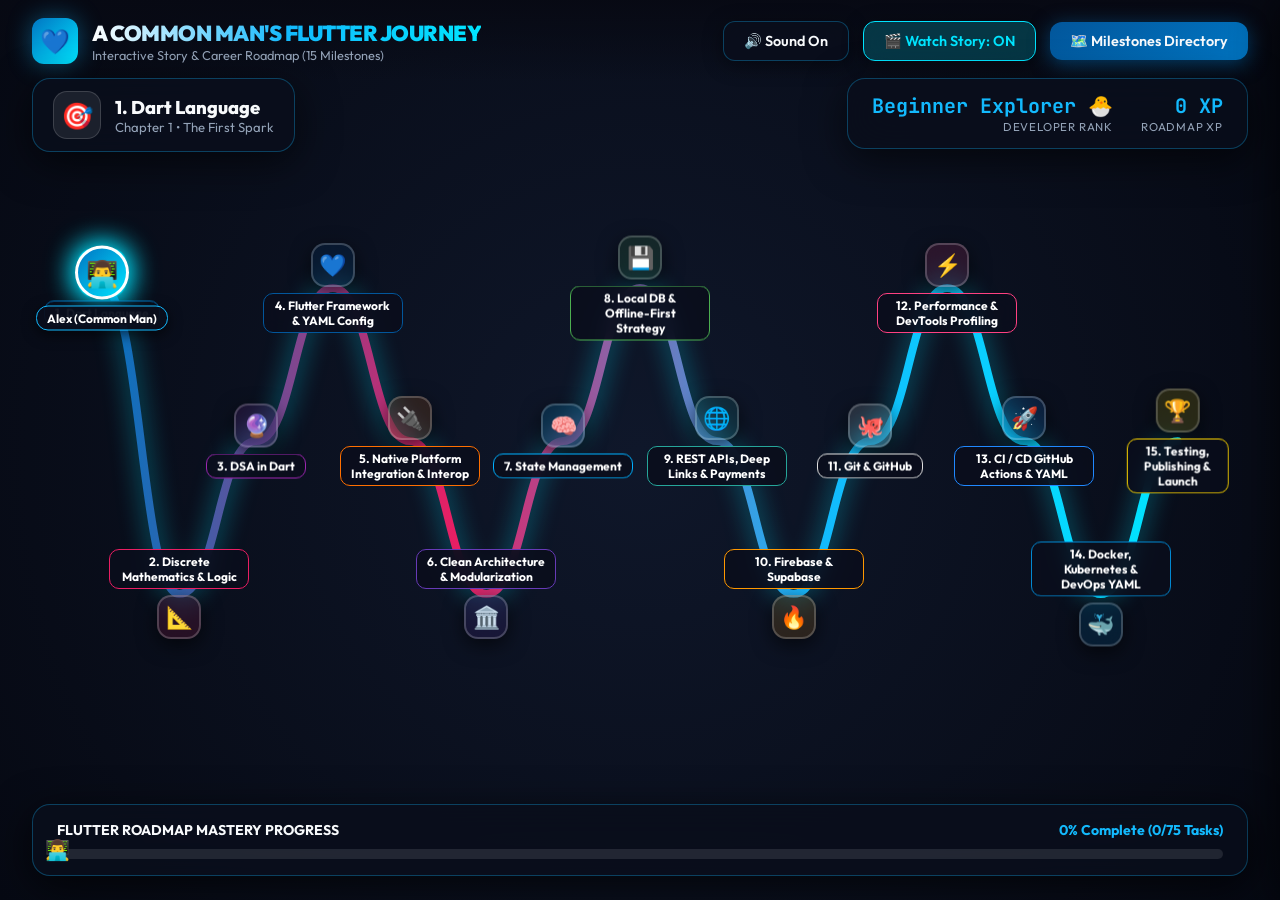
<file: index.html>
<!DOCTYPE html>
<html lang="en">
<head>
  <meta charset="UTF-8">
  <meta name="viewport" content="width=device-width, initial-scale=1.0, maximum-scale=1.0, user-scalable=no">
  <title>A Common Man's Journey to Become a Flutter Developer</title>
  <meta name="description" content="An interactive animated story roadmap tracing a beginner's path to becoming a Senior Flutter Developer. Explore 15 milestones including Discrete Mathematics, Dart, Native Platform Channels, Clean Architecture, DevTools, YAML Workflows, and App Publishing.">
  <link rel="stylesheet" href="style.css">
</head>
<body>
  <div id="app">
    <!-- FULLSCREEN ANIMATED ROADMAP SVG JOURNEY -->
    <div id="roadmapJourneyContainer" class="roadmap-journey-container">
      <svg class="journey-svg" preserveAspectRatio="none">
        <defs>
          <linearGradient id="pathGradient" x1="0%" y1="0%" x2="100%" y2="0%">
            <stop offset="0%" stop-color="#0175C2" />
            <stop offset="33%" stop-color="#E91E63" />
            <stop offset="66%" stop-color="#13B9FD" />
            <stop offset="100%" stop-color="#00E5FF" />
          </linearGradient>
        </defs>
        <!-- Dynamic Path -->
        <path id="journeySvgPath" class="journey-svg-path-fill" d="" />
      </svg>

      <!-- Animated Developer Avatar -->
      <div id="developerAvatar" class="developer-avatar">
        <div class="avatar-character">👨‍💻</div>
        <div class="avatar-label">Alex (Common Man)</div>
      </div>

      <!-- 15 Milestone Nodes Container -->
      <div id="journeyNodes" class="journey-nodes-container"></div>
    </div>

    <!-- Top Navigation Header Bar -->
    <header class="navbar">
      <div class="brand">
        <div class="brand-icon">💙</div>
        <div>
          <h1 class="brand-title">A COMMON MAN'S FLUTTER JOURNEY</h1>
          <p class="brand-subtitle">Interactive Story & Career Roadmap (15 Milestones)</p>
        </div>
      </div>

      <div class="nav-actions">
        <button id="soundBtn" class="btn" title="Toggle Sound Engine">🔊 Sound On</button>
        <button id="autoDriveBtn" class="btn btn-active" title="Toggle Story Auto-Tour">🎬 Watch Story: ON</button>
        <button id="openDrawerBtn" class="btn btn-primary">🗺️ Milestones Directory</button>
      </div>
    </header>

    <!-- HUD Dashboard Overlay -->
    <div class="hud-container">
      <!-- Current Milestone Chapter Card -->
      <div class="biome-card">
        <div id="currentBiomeBadge" class="biome-badge">🎯</div>
        <div>
          <div id="currentBiomeName" class="biome-name">1. Dart Language</div>
          <div id="currentBiomeSubtitle" class="biome-subtitle">Chapter 1 • The First Spark</div>
        </div>
      </div>

      <!-- Developer Rank & XP Dashboard -->
      <div class="stats-widget">
        <div class="stat-item">
          <span id="distValue" class="stat-value">Beginner Explorer 🐣</span>
          <span class="stat-label">DEVELOPER RANK</span>
        </div>
        <div class="stat-item">
          <span id="xpValue" class="stat-value">0 XP</span>
          <span class="stat-label">ROADMAP XP</span>
        </div>
      </div>
    </div>

    <!-- Bottom Progress Bar & Mini-Map -->
    <div class="bottom-bar">
      <div class="roadmap-progress-container">
        <div class="progress-header">
          <span>FLUTTER ROADMAP MASTERY PROGRESS</span>
          <span id="overallProgressText" style="color: var(--flutter-sky);">0% Complete</span>
        </div>
        <div class="progress-track">
          <div id="overallProgressFill" class="progress-fill" style="width: 0%;"></div>
          <div id="minimapCarIcon" class="progress-car-icon">👨‍💻</div>
        </div>
      </div>
    </div>

    <!-- Slide-Out Milestones Directory Drawer -->
    <aside id="drawer" class="drawer">
      <div class="drawer-header">
        <h2 class="drawer-title">15 Core Milestones</h2>
        <button id="closeDrawerBtn" class="close-btn">&times;</button>
      </div>
      <div class="search-box">
        <input type="text" id="searchInput" class="search-input" placeholder="Search milestone or story chapter...">
      </div>
      <div id="drawerContent" class="drawer-content"></div>
    </aside>

    <!-- Milestone Detail Modal Popup -->
    <div id="modalOverlay" class="modal-overlay">
      <div class="modal-card">
        <div class="modal-header">
          <div class="modal-header-left">
            <div id="modalIcon" class="modal-icon">🎯</div>
            <div>
              <h2 id="modalTitle" class="modal-title">Dart Language</h2>
              <span id="modalBadge" class="modal-badge">Chapter 1 • The First Spark</span>
            </div>
          </div>
          <button id="closeModalBtn" class="close-btn">&times;</button>
        </div>

        <div class="modal-tabs">
          <div class="modal-tab active" data-tab="overview">Overview & Story</div>
          <div class="modal-tab" data-tab="submilestones">Sub-Milestones</div>
          <div id="codeTabHeader" class="modal-tab" data-tab="code">Code Example</div>
          <div class="modal-tab" data-tab="resources">Resources</div>
        </div>

        <div class="modal-body">
          <!-- Overview Tab -->
          <div id="tab-overview" class="modal-tab-content active">
            <div id="storyCard" class="story-card"></div>
            <p id="modalDescription" style="font-size: 1.05rem; line-height: 1.6; margin-bottom: 20px; color: #CBD5E1;"></p>
            <h3 style="font-size: 1.1rem; color: var(--flutter-sky); margin-bottom: 10px;">Key Topics Covered:</h3>
            <ul id="topicsList" style="list-style: none; padding-left: 0;"></ul>
          </div>

          <!-- Sub-Milestones Tab -->
          <div id="tab-submilestones" class="modal-tab-content">
            <p style="font-size: 0.9rem; color: var(--text-muted); margin-bottom: 12px;">
              Check off completed sub-milestones to level up your Developer XP and Rank:
            </p>
            <div id="submilestonesList" class="submilestones-list"></div>
          </div>

          <!-- Code Example Tab -->
          <div id="tab-code" class="modal-tab-content">
            <div class="code-wrapper">
              <button id="copyCodeBtn" class="copy-btn">📋 Copy Code</button>
              <pre><code id="codeSnippetBlock" class="code-block"></code></pre>
            </div>
          </div>

          <!-- Resources Tab -->
          <div id="tab-resources" class="modal-tab-content">
            <p style="font-size: 0.9rem; color: var(--text-muted); margin-bottom: 12px;">
              Curated documentation and interactive tutorials:
            </p>
            <div id="resourcesList" class="resources-list"></div>
          </div>
        </div>

        <div class="modal-footer">
          <span style="font-size: 0.85rem; color: var(--text-muted);">Press <kbd style="background: rgba(255,255,255,0.1); padding: 2px 6px; border-radius: 4px;">ESC</kbd> to close modal</span>
          <button onclick="uiController.closeModal()" class="btn btn-primary">Continue Journey 🚀</button>
        </div>
      </div>
    </div>
  </div>

  <!-- Scripts -->
  <script src="js/milestones.js"></script>
  <script src="js/audio.js"></script>
  <script src="js/ui.js"></script>
  <script src="js/journey.js"></script>
  <script>
    window.addEventListener('load', () => {
      window.journeyEngine = new JourneyEngine();
    });
  </script>
</body>
</html>
</file>
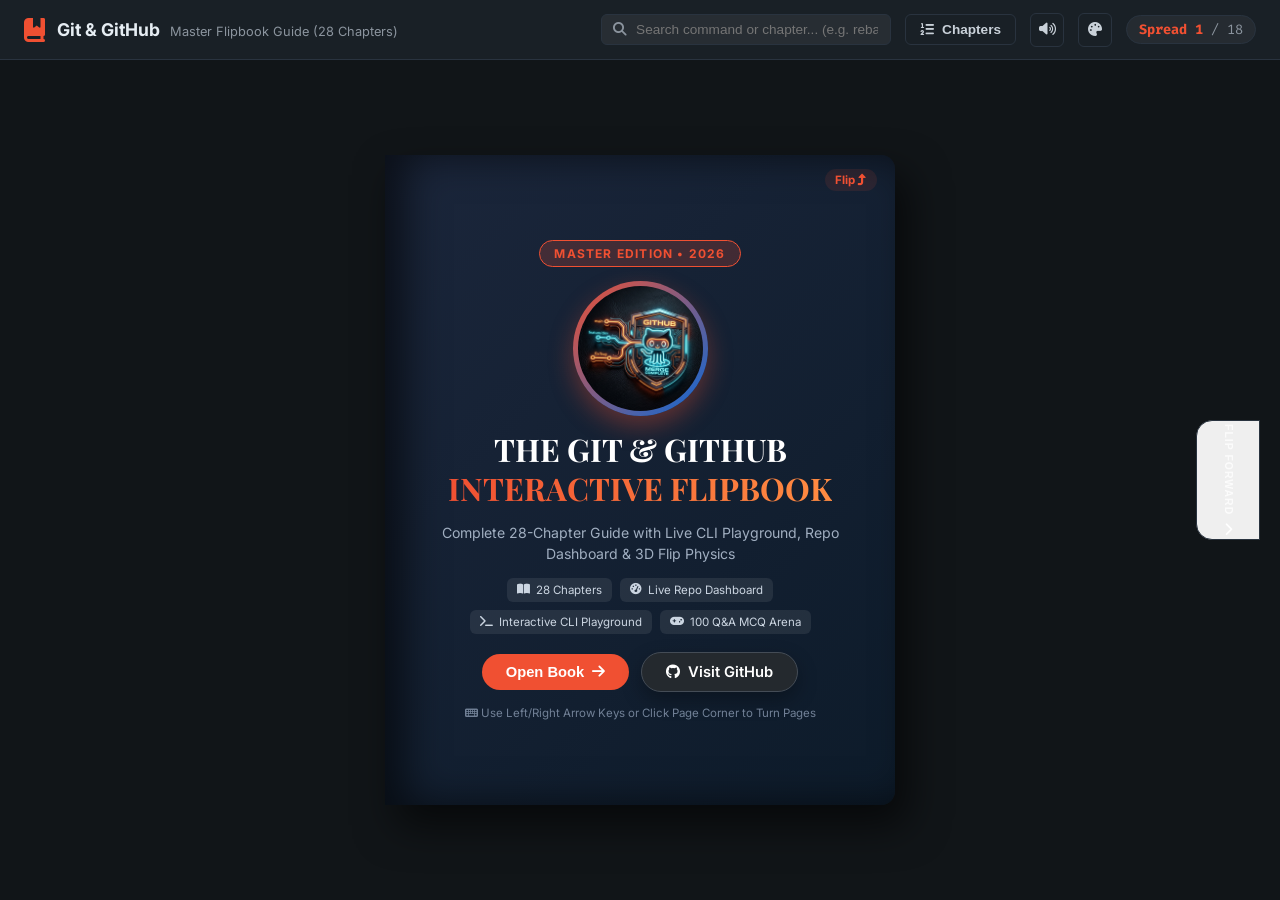
<file: git-github/index.html>
<!DOCTYPE html>
<html lang="en">

<head>
    <meta charset="UTF-8">
    <meta name="viewport" content="width=device-width, initial-scale=1.0">
    <title>The Git & GitHub Flipbook Guide - Interactive Learning</title>
    <meta name="description"
        content="An authentic 3D page-flipping book for mastering Git and GitHub with realistic sheet curl, live terminal playground, command dashboard, and hover examples.">
    <!-- Google Fonts -->
    <link rel="preconnect" href="https://fonts.googleapis.com">
    <link rel="preconnect" href="https://fonts.gstatic.com" crossorigin>
    <link
        href="https://fonts.googleapis.com/css2?family=Fira+Code:wght@400;500;600;700&family=Inter:wght@300;400;500;600;700;800&family=Playfair+Display:ital,wght@0,600;0,700;1,400&display=swap"
        rel="stylesheet">
    <!-- FontAwesome Icons -->
    <link rel="stylesheet" href="https://cdnjs.cloudflare.com/ajax/libs/font-awesome/6.4.0/css/all.min.css">
    <link rel="stylesheet" href="style.css">
</head>

<body class="theme-paper">

    <!-- Top Navigation Header -->
    <header class="app-header">
        <div class="brand">
            <i class="fa-solid fa-book-bookmark logo-icon"></i>
            <span class="brand-title">Git & GitHub <small>Master Flipbook Guide (28 Chapters)</small></span>
        </div>

        <div class="header-controls">
            <!-- Command Quick Search -->
            <div class="search-box">
                <i class="fa-solid fa-magnifying-glass"></i>
                <input type="text" id="commandSearchInput"
                    placeholder="Search command or chapter... (e.g. rebase, stash, tag)" autocomplete="off">
                <div id="searchSearchResults" class="search-results-dropdown hidden"></div>
            </div>

            <!-- Table of Contents Trigger -->
            <button id="tocToggleBtn" class="btn btn-outline" title="Table of Contents">
                <i class="fa-solid fa-list-ol"></i> <span>Chapters</span>
            </button>

            <!-- Sound Toggle -->
            <button id="soundToggleBtn" class="btn btn-icon" title="Toggle Page Flip Sound">
                <i class="fa-solid fa-volume-high"></i>
            </button>

            <!-- Theme Selector -->
            <div class="theme-dropdown">
                <button id="themeBtn" class="btn btn-icon" title="Switch Theme">
                    <i class="fa-solid fa-palette"></i>
                </button>
                <div class="theme-menu hidden" id="themeMenu">
                    <button data-theme="theme-paper" class="active"><i class="fa-solid fa-scroll"></i> Classic
                        Book</button>
                    <button data-theme="theme-dark"><i class="fa-solid fa-moon"></i> Midnight Tech</button>
                    <button data-theme="theme-cyber"><i class="fa-solid fa-terminal"></i> Matrix Cyber</button>
                </div>
            </div>

            <!-- Reading Progress -->
            <div class="page-counter">
                <span id="currentPageNum">Spread 1</span> / <span id="totalPagesNum">18</span>
            </div>
        </div>
    </header>

    <!-- Main Flipbook Workspace -->
    <main class="flipbook-wrapper">
        <!-- Page Flip Control - Left/Prev -->
        <button id="prevPageBtn" class="nav-corner nav-left" aria-label="Previous Page (Flip Reverse)">
            <i class="fa-solid fa-chevron-left"></i>
            <span class="corner-hint">Reverse Flip</span>
        </button>

        <!-- Book Stage (3D Scene Container) -->
        <div class="book-viewport">
            <div class="book-3d at-cover" id="book3d">
                <div class="book-spine"></div>
                <div class="paper-stack-left"></div>
                <div class="paper-stack-right"></div>

                <!-- ================= SHEET 0: COVER ================= -->
                <div class="paper-sheet sheet-cover" id="sheet-0" style="z-index: 18;">
                    <div class="page-face page-front cover-front">
                        <div class="cover-container">
                            <div class="cover-badge">Master Edition • 2026</div>
                            <div class="cover-graphic">
                                <img src="./git_book_cover.png" alt="Git Emblem" class="cover-img">
                            </div>
                            <h1 class="cover-title">THE GIT & GITHUB <br><span class="highlight">INTERACTIVE
                                    FLIPBOOK</span></h1>
                            <p class="cover-subtitle">Complete 28-Chapter Guide with Live CLI Playground, Repo Dashboard
                                & 3D Flip Physics</p>

                            <div class="cover-features">
                                <div class="feature-tag"><i class="fa-solid fa-book-open"></i> 28 Chapters</div>
                                <div class="feature-tag"><i class="fa-solid fa-gauge-high"></i> Live Repo Dashboard
                                </div>
                                <div class="feature-tag"><i class="fa-solid fa-terminal"></i> Interactive CLI Playground
                                </div>
                                <div class="feature-tag"><i class="fa-solid fa-gamepad"></i> 100 Q&A MCQ Arena</div>
                            </div>

                            <div class="cover-actions">
                                <button id="startReadingBtn" class="btn btn-primary btn-large">
                                    Open Book <i class="fa-solid fa-arrow-right"></i>
                                </button>
                                <a href="https://github.com/" target="_blank" rel="noopener noreferrer"
                                    class="btn btn-github btn-large" id="visitGithubBtn">
                                    <i class="fa-brands fa-github"></i> Visit GitHub
                                </a>
                            </div>
                            <span class="keyboard-tip"><i class="fa-solid fa-keyboard"></i> Use Left/Right Arrow Keys or
                                Click Page Corner to Turn Pages</span>
                        </div>
                        <div class="corner-curl-hint">Flip <i class="fa-solid fa-turn-up"></i></div>
                    </div>
                    <div class="page-face page-back cover-back">
                        <div class="inside-cover-content">
                            <h3><i class="fa-solid fa-feather-pointed"></i> Preface & Key Concepts</h3>
                            <p>Mastering Version Control with Git & GitHub is essential for every developer. This
                                interactive flipbook presents all 28 chapters of the official <strong>Git
                                    Handbook</strong> by CodeWithHarry with live interactive tools, command hover
                                previews, visual branch simulation, and hyperlinked page navigation.</p>
                            <div class="quick-guide-box">
                                <h4>Interactive Features Included:</h4>
                                <ul>
                                    <li><i class="fa-solid fa-circle-check"></i> <strong>Real 3D Page Turn:</strong>
                                        Physical curl physics with sound feedback.</li>
                                    <li><i class="fa-solid fa-circle-check"></i> <strong>Hover CLI Previews:</strong>
                                        Hover any command table row for live execution output.</li>
                                    <li><i class="fa-solid fa-circle-check"></i> <strong>Live Dashboard &
                                            Terminal:</strong> Type <code>git clone</code>, <code>git add</code>,
                                        <code>git commit</code> and watch repo state update live!</li>
                                    <li><i class="fa-solid fa-circle-check"></i> <strong>Contextual Hyperlinks:</strong>
                                        Click any blue page pill (e.g. Page 12) to jump directly to target chapters!
                                    </li>
                                </ul>
                            </div>
                        </div>
                    </div>
                </div>

                <!-- ================= SHEET 1: TOC SPREAD (PAGES 2-3) ================= -->
                <div class="paper-sheet" id="sheet-1" style="z-index: 17;">
                    <div class="page-face page-front">
                        <div class="page-header">
                            <span class="chapter-tag">INDEX (PART 1)</span>
                            <h2>Master Table of Contents (Chapters 01 - 14)</h2>
                        </div>
                        <div class="page-content">
                            <div class="toc-grid">
                                <div class="toc-card" data-jump="2">
                                    <div class="toc-number">Ch 01</div>
                                    <div class="toc-info">
                                        <h4>Version Control Fundamentals</h4>
                                        <p>Context & 4 Storage Areas <span class="page-link-tag">Page 4</span></p>
                                    </div>
                                </div>
                                <div class="toc-card" data-jump="3">
                                    <div class="toc-number">Ch 02</div>
                                    <div class="toc-info">
                                        <h4>Understanding VCS Systems</h4>
                                        <p>Centralized vs Distributed <span class="page-link-tag">Page 5</span></p>
                                    </div>
                                </div>
                                <div class="toc-card" data-jump="3">
                                    <div class="toc-number">Ch 03</div>
                                    <div class="toc-info">
                                        <h4>Git vs GitHub & Cloud Hosting</h4>
                                        <p>Git, GitHub, GitLab & Bitbucket <span class="page-link-tag">Page 6</span></p>
                                    </div>
                                </div>
                                <div class="toc-card" data-jump="4">
                                    <div class="toc-number">Ch 04</div>
                                    <div class="toc-info">
                                        <h4>Installing Git & Workflows</h4>
                                        <p>winget, xcode, brew, apt <span class="page-link-tag">Page 7</span></p>
                                    </div>
                                </div>
                                <div class="toc-card" data-jump="4">
                                    <div class="toc-number">Ch 05</div>
                                    <div class="toc-info">
                                        <h4>How Git Works & 4-Area Cycle</h4>
                                        <p>Working, Staging, Local, Remote <span class="page-link-tag">Page 8</span></p>
                                    </div>
                                </div>
                                <div class="toc-card" data-jump="5">
                                    <div class="toc-number">Ch 06</div>
                                    <div class="toc-info">
                                        <h4>Configuring Git & Author Identity</h4>
                                        <p>Name, email, editor & defaults <span class="page-link-tag">Page 9</span></p>
                                    </div>
                                </div>
                                <div class="toc-card" data-jump="5">
                                    <div class="toc-number">Ch 07</div>
                                    <div class="toc-info">
                                        <h4>Your First Git Repository</h4>
                                        <p>init, clone, status & -s summary <span class="page-link-tag">Page 10</span>
                                        </p>
                                    </div>
                                </div>
                                <div class="toc-card" data-jump="6">
                                    <div class="toc-number">Ch 08</div>
                                    <div class="toc-info">
                                        <h4>The Big Four Git Commands</h4>
                                        <p>status, add, commit, log <span class="page-link-tag">Page 11</span></p>
                                    </div>
                                </div>
                                <div class="toc-card" data-jump="6">
                                    <div class="toc-number">Ch 09</div>
                                    <div class="toc-info">
                                        <h4>Your First Project Walkthrough</h4>
                                        <p>Hands-on CLI & commit habits <span class="page-link-tag">Page 12</span></p>
                                    </div>
                                </div>
                                <div class="toc-card" data-jump="7">
                                    <div class="toc-number">Ch 10</div>
                                    <div class="toc-info">
                                        <h4>Ignoring Files (.gitignore)</h4>
                                        <p>.gitignore, .gitkeep & rm --cached <span class="page-link-tag">Page 13</span>
                                        </p>
                                    </div>
                                </div>
                                <div class="toc-card" data-jump="7">
                                    <div class="toc-number">Ch 11</div>
                                    <div class="toc-info">
                                        <h4>Working Alone & Rollbacks</h4>
                                        <p>Daily solo cycle & restore <span class="page-link-tag">Page 14</span></p>
                                    </div>
                                </div>
                                <div class="toc-card" data-jump="8">
                                    <div class="toc-number">Ch 12</div>
                                    <div class="toc-info">
                                        <h4>Working with Teams & PRs</h4>
                                        <p>Pull requests & code review <span class="page-link-tag">Page 15</span></p>
                                    </div>
                                </div>
                                <div class="toc-card" data-jump="8">
                                    <div class="toc-number">Ch 13</div>
                                    <div class="toc-info">
                                        <h4>Branching Mastery & Simulator</h4>
                                        <p>branch, switch & visual canvas <span class="page-link-tag">Page 16</span></p>
                                    </div>
                                </div>
                                <div class="toc-card" data-jump="9">
                                    <div class="toc-number">Ch 14</div>
                                    <div class="toc-info">
                                        <h4>Merging Branches & Deletion</h4>
                                        <p>Fast-forward vs merge commit <span class="page-link-tag">Page 17</span></p>
                                    </div>
                                </div>
                            </div>
                        </div>
                        <div class="page-footer"><span>Page 2</span> <span class="page-link-tag" data-jump="1">TOC Part
                                2 (Page 3) &rarr;</span></div>
                        <div class="corner-curl-hint">Turn Page <i class="fa-solid fa-turn-up"></i></div>
                    </div>
                    <div class="page-face page-back">
                        <div class="page-header">
                            <span class="chapter-tag">INDEX (PART 2)</span>
                            <h2>Master Table of Contents (Chapters 15 - 28)</h2>
                        </div>
                        <div class="page-content">
                            <div class="toc-grid">
                                <div class="toc-card" data-jump="9">
                                    <div class="toc-number">Ch 15</div>
                                    <div class="toc-info">
                                        <h4>Git Stash (Temporary Parking)</h4>
                                        <p>stash push, list, pop, apply <span class="page-link-tag">Page 18</span></p>
                                    </div>
                                </div>
                                <div class="toc-card" data-jump="10">
                                    <div class="toc-number">Ch 16</div>
                                    <div class="toc-info">
                                        <h4>Merge Conflicts & Resolution</h4>
                                        <p>Markers, editing, diff & abort <span class="page-link-tag">Page 19</span></p>
                                    </div>
                                </div>
                                <div class="toc-card" data-jump="10">
                                    <div class="toc-number">Ch 17</div>
                                    <div class="toc-info">
                                        <h4>History Inspection & Search</h4>
                                        <p>log --stat, grep & file filters <span class="page-link-tag">Page 20</span>
                                        </p>
                                    </div>
                                </div>
                                <div class="toc-card" data-jump="11">
                                    <div class="toc-number">Ch 18</div>
                                    <div class="toc-info">
                                        <h4>Undoing Mistakes (Reset/Revert)</h4>
                                        <p>restore, reset levels & reflog <span class="page-link-tag">Page 21</span></p>
                                    </div>
                                </div>
                                <div class="toc-card" data-jump="11">
                                    <div class="toc-number">Ch 19</div>
                                    <div class="toc-info">
                                        <h4>Git Rebase & Linear History</h4>
                                        <p>Rebase vs merge & force lease <span class="page-link-tag">Page 22</span></p>
                                    </div>
                                </div>
                                <div class="toc-card" data-jump="12">
                                    <div class="toc-number">Ch 20</div>
                                    <div class="toc-info">
                                        <h4>Git Tags & Release Milestones</h4>
                                        <p>Lightweight vs annotated tags <span class="page-link-tag">Page 23</span></p>
                                    </div>
                                </div>
                                <div class="toc-card" data-jump="12">
                                    <div class="toc-number">Ch 21</div>
                                    <div class="toc-info">
                                        <h4>GitHub Essentials & Fetch/Pull</h4>
                                        <p>Remotes, origin, fetch vs pull <span class="page-link-tag">Page 24</span></p>
                                    </div>
                                </div>
                                <div class="toc-card" data-jump="13">
                                    <div class="toc-number">Ch 22</div>
                                    <div class="toc-info">
                                        <h4>Cloning Projects (HTTPS vs SSH)</h4>
                                        <p>Clone protocols & access keys <span class="page-link-tag">Page 25</span></p>
                                    </div>
                                </div>
                                <div class="toc-card" data-jump="13">
                                    <div class="toc-number">Ch 23</div>
                                    <div class="toc-info">
                                        <h4>GitHub Desktop & Forking</h4>
                                        <p>Fork vs Clone & open-source <span class="page-link-tag">Page 26</span></p>
                                    </div>
                                </div>
                                <div class="toc-card" data-jump="14">
                                    <div class="toc-number">Ch 24</div>
                                    <div class="toc-info">
                                        <h4>Git in Visual Studio Code</h4>
                                        <p>Source Control panel & Git Graph <span class="page-link-tag">Page 27</span>
                                        </p>
                                    </div>
                                </div>
                                <div class="toc-card" data-jump="14">
                                    <div class="toc-number">Ch 25</div>
                                    <div class="toc-info">
                                        <h4>Modern Git in the AI Era</h4>
                                        <p>Vibe coding safety & AI commits <span class="page-link-tag">Page 28</span>
                                        </p>
                                    </div>
                                </div>
                                <div class="toc-card" data-jump="15">
                                    <div class="toc-number">Ch 26</div>
                                    <div class="toc-info">
                                        <h4>Best Practices & Secrets</h4>
                                        <p>Secret security & clean logs <span class="page-link-tag">Page 29</span></p>
                                    </div>
                                </div>
                                <div class="toc-card" data-jump="15">
                                    <div class="toc-number">Ch 27</div>
                                    <div class="toc-info">
                                        <h4>Master Command Cheat Sheet</h4>
                                        <p>Filtered reference database <span class="page-link-tag">Page 30</span></p>
                                    </div>
                                </div>
                                <div class="toc-card" data-jump="16">
                                    <div class="toc-number">Ch 28</div>
                                    <div class="toc-info">
                                        <h4>Conclusion & Summary</h4>
                                        <p>Summary of 28 chapters <span class="page-link-tag">Page 31</span></p>
                                    </div>
                                </div>
                                <div class="toc-card" data-jump="16">
                                    <div class="toc-number">CLI</div>
                                    <div class="toc-info">
                                        <h4>Live CLI Terminal Playground</h4>
                                        <p>State Dashboard & Interactive CLI <span class="page-link-tag">Page 32</span>
                                        </p>
                                    </div>
                                </div>
                                <div class="toc-card" data-jump="17">
                                    <div class="toc-number">Arena</div>
                                    <div class="toc-info">
                                        <h4>100 Qs MCQ Challenge Arena</h4>
                                        <p>5 Levels & Live HUD Playfield <span class="page-link-tag">Page 34</span></p>
                                    </div>
                                </div>
                            </div>
                        </div>
                        <div class="page-footer"><span>Page 3</span> <span class="page-link-tag" data-jump="2">Start
                                Chapter 01 (Page 4) &rarr;</span></div>
                    </div>
                </div>

                <!-- ================= SHEET 2: CH 01 & CH 02 (PAGES 4-5) ================= -->
                <div class="paper-sheet" id="sheet-2" style="z-index: 16;">
                    <div class="page-face page-front">
                        <div class="page-header">
                            <div class="header-top-row">
                                <span class="chapter-tag">CHAPTER 01</span>
                                <div class="speaker-audio-wrapper" id="page4AudioWrapper">
                                    <button class="speaker-icon-btn" id="page4SpeakerBtn" title="Audio Explanation"
                                        aria-label="Audio Explanation">
                                        <i class="fa-solid fa-volume-high"></i>
                                    </button>
                                    <div class="speaker-menu" id="page4AudioMenu">
                                        <div class="speaker-menu-header">
                                            <i class="fa-solid fa-headphones"></i> Listen Audio
                                        </div>
                                        <div class="speaker-menu-options">
                                            <button class="lang-option-btn" data-lang="Hindi"
                                                data-audio="audios/page4hindi.mp3">
                                                <span class="lang-name">Hindi</span>
                                                <i class="fa-solid fa-circle-play status-icon"></i>
                                            </button>
                                            <button class="lang-option-btn" data-lang="English"
                                                data-audio="audios/page4eng.mp3">
                                                <span class="lang-name">English</span>
                                                <i class="fa-solid fa-circle-play status-icon"></i>
                                            </button>
                                            <button class="lang-option-btn" data-lang="Bengali"
                                                data-audio="audios/page4bengali.mp3">
                                                <span class="lang-name">Bengali</span>
                                                <i class="fa-solid fa-circle-play status-icon"></i>
                                            </button>
                                        </div>
                                        <div class="audio-playback-bar hidden" id="page4AudioPlaybackBar">
                                            <span class="now-playing-text" id="page4AudioNowPlaying">Playing...</span>
                                            <button id="page4AudioStopBtn" title="Stop Audio"><i
                                                    class="fa-solid fa-square"></i></button>
                                        </div>
                                    </div>
                                </div>
                            </div>
                            <h2>Version Control Fundamentals</h2>
                        </div>
                        <div class="page-content">
                            <div class="def-card">
                                <h4><i class="fa-solid fa-code-commit"></i> What is Git?</h4>
                                <p>Git is a distributed version control system created by <strong><span class="linus-hover-trigger">Linus Torvalds</span> in
                                        2005</strong> while developing the Linux kernel. It tracks file changes over
                                    time using immutable cryptographic SHA-1 hashes, acting as a project timeline where
                                    saved checkpoints are called <strong>commits</strong>.</p>
                            </div>

                            <div class="callout-box">
                                <h3><i class="fa-solid fa-lightbulb"></i> Before Git vs With Git</h3>
                                <p>Before Git, developers created manual zip backups (e.g. <code>project_v1.zip</code>,
                                    <code>project_final2.zip</code>). Git replaces this chaos with single-command
                                    snapshots that can be compared, audited, or reverted anytime without losing work.
                                </p>
                            </div>

                            <h3 class="section-subtitle"><i class="fa-solid fa-cubes"></i> The 4 Core Storage Areas</h3>
                            <div class="git-stages-diagram">
                                <div class="stage-box stage-1">
                                    <i class="fa-regular fa-folder-open"></i>
                                    <strong>1. Working Dir</strong>
                                    <span>Files on disk</span>
                                </div>
                                <div class="stage-arrow"><i class="fa-solid fa-arrow-right"></i><small>add</small></div>

                                <div class="stage-box stage-2">
                                    <i class="fa-solid fa-box-archive"></i>
                                    <strong>2. Staging Index</strong>
                                    <span>Ready for commit</span>
                                </div>
                                <div class="stage-arrow"><i class="fa-solid fa-arrow-right"></i><small>commit</small>
                                </div>

                                <div class="stage-box stage-3">
                                    <i class="fa-solid fa-database"></i>
                                    <strong>3. Local Repo</strong>
                                    <span>.git history</span>
                                </div>
                                <div class="stage-arrow"><i class="fa-solid fa-arrow-right"></i><small>push</small>
                                </div>

                                <div class="stage-box stage-4">
                                    <i class="fa-brands fa-github"></i>
                                    <strong>4. Remote Repo</strong>
                                    <span>GitHub cloud</span>
                                </div>
                            </div>
                        </div>
                        <div class="page-footer"><span>Page 4</span></div>
                        <div class="corner-curl-hint">Turn Page <i class="fa-solid fa-turn-up"></i></div>
                    </div>
                    <div class="page-face page-back">
                        <div class="page-header">
                            <div class="header-top-row">
                                <span class="chapter-tag">CHAPTER 02</span>
                                <div class="speaker-audio-wrapper" id="page5AudioWrapper">
                                    <button class="speaker-icon-btn" id="page5SpeakerBtn" title="Audio Explanation"
                                        aria-label="Audio Explanation">
                                        <i class="fa-solid fa-volume-high"></i>
                                    </button>
                                    <div class="speaker-menu" id="page5AudioMenu">
                                        <div class="speaker-menu-header">
                                            <i class="fa-solid fa-headphones"></i> Listen Audio
                                        </div>
                                        <div class="speaker-menu-options">
                                            <button class="lang-option-btn" data-lang="Hindi"
                                                data-audio="audios/page5hindi.mp3">
                                                <span class="lang-name">Hindi</span>
                                                <i class="fa-solid fa-circle-play status-icon"></i>
                                            </button>
                                            <button class="lang-option-btn" data-lang="English"
                                                data-audio="audios/page5eng.mp3">
                                                <span class="lang-name">English</span>
                                                <i class="fa-solid fa-circle-play status-icon"></i>
                                            </button>
                                            <button class="lang-option-btn" data-lang="Bengali"
                                                data-audio="audios/page5bengali.mp3">
                                                <span class="lang-name">Bengali</span>
                                                <i class="fa-solid fa-circle-play status-icon"></i>
                                            </button>
                                        </div>
                                        <div class="audio-playback-bar hidden" id="page5AudioPlaybackBar">
                                            <span class="now-playing-text" id="page5AudioNowPlaying">Playing...</span>
                                            <button class="audio-stop-btn" id="page5AudioStopBtn" title="Stop Audio"><i
                                                    class="fa-solid fa-square"></i></button>
                                        </div>
                                    </div>
                                </div>
                            </div>
                            <h2>Understanding Version Control Systems</h2>
                        </div>
                        <div class="page-content">
                            <div class="def-card">
                                <h4><i class="fa-solid fa-network-wired"></i> Centralized vs Distributed VCS</h4>
                                <p><strong>Centralized VCS (SVN, CVS):</strong> A single central server holds official
                                    project history. If the server goes down, collaboration and commits stop.<br>
                                    <strong>Distributed VCS (Git, Mercurial):</strong> Every developer holds a full copy
                                    of the entire repository history on their local machine, enabling instant offline
                                    work.
                                </p>
                            </div>

                            <table class="comp-table">
                                <thead>
                                    <tr>
                                        <th>Feature</th>
                                        <th>Centralized VCS (SVN)</th>
                                        <th>Distributed VCS (Git)</th>
                                    </tr>
                                </thead>
                                <tbody>
                                    <tr>
                                        <td><strong>Full History Copy</strong></td>
                                        <td>On server only</td>
                                        <td>On every local machine</td>
                                    </tr>
                                    <tr>
                                        <td><strong>Offline Commits</strong></td>
                                        <td>Impossible</td>
                                        <td>Full offline support</td>
                                    </tr>
                                    <tr>
                                        <td><strong>Backup Reliability</strong></td>
                                        <td>Single point of failure</td>
                                        <td>Multiple complete redundant backups</td>
                                    </tr>
                                    <tr>
                                        <td><strong>Branching Speed</strong></td>
                                        <td>Slow server operation</td>
                                        <td>Instant local pointer shift</td>
                                    </tr>
                                </tbody>
                            </table>
                        </div>
                        <div class="page-footer"><span>Page 5</span></div>
                    </div>
                </div>

                <!-- ================= SHEET 3: CH 03 & CH 04 (PAGES 6-7) ================= -->
                <div class="paper-sheet" id="sheet-3" style="z-index: 15;">
                    <div class="page-face page-front">
                        <div class="page-header">
                            <div class="header-top-row">
                                <span class="chapter-tag">CHAPTER 03</span>
                                <div class="speaker-audio-wrapper" id="page6AudioWrapper">
                                    <button class="speaker-icon-btn" id="page6SpeakerBtn" title="Audio Explanation"
                                        aria-label="Audio Explanation">
                                        <i class="fa-solid fa-volume-high"></i>
                                    </button>
                                    <div class="speaker-menu" id="page6AudioMenu">
                                        <div class="speaker-menu-header">
                                            <i class="fa-solid fa-headphones"></i> Listen Audio
                                        </div>
                                        <div class="speaker-menu-options">
                                            <button class="lang-option-btn" data-lang="Hindi"
                                                data-audio="audios/page6hindi.mp3">
                                                <span class="lang-name">Hindi</span>
                                                <i class="fa-solid fa-circle-play status-icon"></i>
                                            </button>
                                            <button class="lang-option-btn" data-lang="English"
                                                data-audio="audios/page6eng.mp3">
                                                <span class="lang-name">English</span>
                                                <i class="fa-solid fa-circle-play status-icon"></i>
                                            </button>
                                            <button class="lang-option-btn" data-lang="Bengali"
                                                data-audio="audios/page6bengali.mp3">
                                                <span class="lang-name">Bengali</span>
                                                <i class="fa-solid fa-circle-play status-icon"></i>
                                            </button>
                                        </div>
                                        <div class="audio-playback-bar hidden" id="page6AudioPlaybackBar">
                                            <span class="now-playing-text" id="page6AudioNowPlaying">Playing...</span>
                                            <button class="audio-stop-btn" id="page6AudioStopBtn" title="Stop Audio"><i
                                                    class="fa-solid fa-square"></i></button>
                                        </div>
                                    </div>
                                </div>
                            </div>
                            <h2>Git vs GitHub & Hosting Platforms</h2>
                        </div>
                        <div class="page-content">
                            <div class="def-card">
                                <h4><i class="fa-brands fa-github"></i> Clarifying Git vs GitHub</h4>
                                <p><strong>Git</strong> is the local command-line version control tool installed on your
                                    computer.<br>
                                    <strong>GitHub</strong> is a web cloud hosting service for Git repositories that
                                    adds social collaboration tools like Pull Requests, Issue tracking, and Code
                                    Reviews.
                                </p>
                            </div>

                            <table class="comp-table">
                                <thead>
                                    <tr>
                                        <th>Property</th>
                                        <th>Git</th>
                                        <th>GitHub</th>
                                    </tr>
                                </thead>
                                <tbody>
                                    <tr>
                                        <td><strong>What it is</strong></td>
                                        <td>Version Control Tool</td>
                                        <td>Cloud Web Hosting Service</td>
                                    </tr>
                                    <tr>
                                        <td><strong>Runs on</strong></td>
                                        <td>Your local computer</td>
                                        <td>Cloud servers</td>
                                    </tr>
                                    <tr>
                                        <td><strong>Internet Needed</strong></td>
                                        <td>No (for local commits)</td>
                                        <td>Yes (to push/pull/sync)</td>
                                    </tr>
                                    <tr>
                                        <td><strong>Core Function</strong></td>
                                        <td>Tracks file diffs & commits</td>
                                        <td>Host repos, PRs, Issues & Actions</td>
                                    </tr>
                                </tbody>
                            </table>

                            <div class="callout-box">
                                <h4><i class="fa-solid fa-globe"></i> GitHub Alternatives</h4>
                                <p>Other cloud hosting services that work natively with Git include
                                    <strong>GitLab</strong>, <strong>Bitbucket</strong>, and <strong>Codeberg</strong>.
                                </p>
                            </div>
                        </div>
                        <div class="page-footer"><span>Page 6</span></div>
                        <div class="corner-curl-hint">Turn Page <i class="fa-solid fa-turn-up"></i></div>
                    </div>
                    <div class="page-face page-back">
                        <div class="page-header">
                            <div class="header-top-row">
                                <span class="chapter-tag">CHAPTER 04</span>
                                <div class="speaker-audio-wrapper" id="page7AudioWrapper">
                                    <button class="speaker-icon-btn" id="page7SpeakerBtn" title="Audio Explanation"
                                        aria-label="Audio Explanation">
                                        <i class="fa-solid fa-volume-high"></i>
                                    </button>
                                    <div class="speaker-menu" id="page7AudioMenu">
                                        <div class="speaker-menu-header">
                                            <i class="fa-solid fa-headphones"></i> Listen Audio
                                        </div>
                                        <div class="speaker-menu-options">
                                            <button class="lang-option-btn" data-lang="Hindi"
                                                data-audio="audios/page7hindi.mp3">
                                                <span class="lang-name">Hindi</span>
                                                <i class="fa-solid fa-circle-play status-icon"></i>
                                            </button>
                                            <button class="lang-option-btn" data-lang="English"
                                                data-audio="audios/page7eng.mp3">
                                                <span class="lang-name">English</span>
                                                <i class="fa-solid fa-circle-play status-icon"></i>
                                            </button>
                                            <button class="lang-option-btn" data-lang="Bengali"
                                                data-audio="audios/page7bengali.mp3">
                                                <span class="lang-name">Bengali</span>
                                                <i class="fa-solid fa-circle-play status-icon"></i>
                                            </button>
                                        </div>
                                        <div class="audio-playback-bar hidden" id="page7AudioPlaybackBar">
                                            <span class="now-playing-text" id="page7AudioNowPlaying">Playing...</span>
                                            <button class="audio-stop-btn" id="page7AudioStopBtn" title="Stop Audio"><i
                                                    class="fa-solid fa-square"></i></button>
                                        </div>
                                    </div>
                                </div>
                            </div>
                            <h2>Installing Git &amp; Workflows</h2>
                        </div>
                        <div class="page-content">
                            <p style="font-size:0.82rem; margin-bottom:4px;">Hover over any command table row for live
                                execution outputs!</p>
                            <div class="table-responsive">
                                <table class="cmd-table">
                                    <thead>
                                        <tr>
                                            <th>Platform</th>
                                            <th>Installation Command</th>
                                            <th>Method</th>
                                        </tr>
                                    </thead>
                                    <tbody>
                                        <tr class="hoverable-cmd"
                                            data-cmd="winget install --id Git.Git -e --source winget"
                                            data-purpose="Install Git on Windows using winget"
                                            data-flags='[{"flag":"winget","desc":"Windows Package Manager"}]'
                                            data-example-cmd="winget install --id Git.Git -e --source winget"
                                            data-example-out="Found Git [Git.Git]
Installing package... Successfully installed."
                                            data-explanation="Official Windows CLI command to install Git without downloading manually.">
                                            <td><strong>Windows</strong></td>
                                            <td><code>winget install --id Git.Git -e --source winget</code></td>
                                            <td><span class="badge badge-global">winget</span></td>
                                        </tr>
                                        <tr class="hoverable-cmd" data-cmd="xcode-select --install"
                                            data-purpose="Install Xcode CLI tools on macOS" data-flags='[]'
                                            data-example-cmd="xcode-select --install"
                                            data-example-out="xcode-select: note: install requested for command line developer tools"
                                            data-explanation="Installs Apple Command Line Tools including system Git binary.">
                                            <td><strong>macOS</strong></td>
                                            <td><code>xcode-select --install</code></td>
                                            <td><span class="badge badge-info">Apple Tools</span></td>
                                        </tr>
                                        <tr class="hoverable-cmd"
                                            data-cmd='/bin/bash -c "$(curl -fsSL https://raw.githubusercontent.com/Homebrew/install/HEAD/install.sh)"'
                                            data-purpose="Install Homebrew package manager on macOS" data-flags='[]'
                                            data-example-cmd='/bin/bash -c "$(curl -fsSL https://raw.githubusercontent.com/Homebrew/install/HEAD/install.sh)"'
                                            data-example-out="==> Installation successful! Press RETURN to continue..."
                                            data-explanation="Installs Homebrew package manager on macOS to easily manage software packages and developer CLI tools.">
                                            <td><strong>macOS</strong></td>
                                            <td><code>/bin/bash -c "$(curl -fsSL https://raw.githubusercontent.com/Homebrew/install/HEAD/install.sh)"</code>
                                            </td>
                                            <td><span class="badge badge-success">Homebrew</span></td>
                                        </tr>
                                        <tr class="hoverable-cmd" data-cmd="brew install git"
                                            data-purpose="Install Git on macOS using Homebrew" data-flags='[]'
                                            data-example-cmd="brew install git"
                                            data-example-out="==> Fetching git... Installed git 2.45.2"
                                            data-explanation="Downloads latest stable Git release on macOS via Homebrew package manager.">
                                            <td><strong>macOS</strong></td>
                                            <td><code>brew install git</code></td>
                                            <td><span class="badge badge-success">Homebrew</span></td>
                                        </tr>
                                        <tr class="hoverable-cmd"
                                            data-cmd="sudo apt update &amp;&amp; sudo apt install git"
                                            data-purpose="Install Git on Linux Debian/Ubuntu" data-flags='[]'
                                            data-example-cmd="sudo apt update &amp;&amp; sudo apt install git"
                                            data-example-out="Setting up git (1:2.45.2-1)... Processing triggers."
                                            data-explanation="Standard APT package manager installation on Linux distributions.">
                                            <td><strong>Linux</strong></td>
                                            <td><code>sudo apt update &amp;&amp; sudo apt install git</code></td>
                                            <td><span class="badge badge-warning">APT</span></td>
                                        </tr>
                                        <tr class="hoverable-cmd" data-cmd="git --version"
                                            data-purpose="Verify Git installation" data-flags='[]'
                                            data-example-cmd="git --version" data-example-out="git version 2.45.2"
                                            data-explanation="Confirms Git is correctly installed and accessible in system PATH.">
                                            <td><strong>Verify</strong></td>
                                            <td><code>git --version</code></td>
                                            <td><span class="badge badge-info">Check</span></td>
                                        </tr>
                                    </tbody>
                                </table>
                            </div>
                            <div class="callout-box" style="margin-top: 8px;">
                                <h4><i class="fa-solid fa-circle-info"></i> Note for Flutter Developers</h4>
                                <p>For <strong>Flutter app development</strong>, full <strong>Xcode</strong> is required
                                    rather than just Xcode Command Line Tools (CLI). Please download and install full
                                    Xcode from the Mac App Store or Apple Developer portal.</p>
                            </div>
                        </div>
                        <div class="page-footer"><span>Page 7</span></div>
                    </div>
                </div>

                <!-- ================= SHEET 4: CH 05 & CH 06 (PAGES 8-9) ================= -->
                <div class="paper-sheet" id="sheet-4" style="z-index: 14;">
                    <div class="page-face page-front">
                        <div class="page-header">
                            <div class="header-top-row">
                                <span class="chapter-tag">CHAPTER 05</span>
                                <div class="speaker-audio-wrapper" id="page8AudioWrapper">
                                    <button class="speaker-icon-btn" id="page8SpeakerBtn" title="Audio Explanation"
                                        aria-label="Audio Explanation">
                                        <i class="fa-solid fa-volume-high"></i>
                                    </button>
                                    <div class="speaker-menu" id="page8AudioMenu">
                                        <div class="speaker-menu-header">
                                            <i class="fa-solid fa-headphones"></i> Listen Audio
                                        </div>
                                        <div class="speaker-menu-options">
                                            <button class="lang-option-btn" data-lang="Hindi"
                                                data-audio="audios/page8hindi.mp3">
                                                <span class="lang-name">Hindi</span>
                                                <i class="fa-solid fa-circle-play status-icon"></i>
                                            </button>
                                            <button class="lang-option-btn" data-lang="English"
                                                data-audio="audios/page8eng.mp3">
                                                <span class="lang-name">English</span>
                                                <i class="fa-solid fa-circle-play status-icon"></i>
                                            </button>
                                            <button class="lang-option-btn" data-lang="Bengali"
                                                data-audio="audios/page8bengali.mp3">
                                                <span class="lang-name">Bengali</span>
                                                <i class="fa-solid fa-circle-play status-icon"></i>
                                            </button>
                                        </div>
                                        <div class="audio-playback-bar hidden" id="page8AudioPlaybackBar">
                                            <span class="now-playing-text" id="page8AudioNowPlaying">Playing...</span>
                                            <button class="audio-stop-btn" id="page8AudioStopBtn" title="Stop Audio"><i
                                                    class="fa-solid fa-square"></i></button>
                                        </div>
                                    </div>
                                </div>
                            </div>
                            <h2>How Git Works &amp; The 4-Area Cycle</h2>
                        </div>
                        <div class="page-content">
                            <div class="def-card">
                                <h4><i class="fa-solid fa-arrows-spin"></i> The 4-Step Git Workflow Cycle</h4>
                                <p><strong>1. Edit:</strong> Modify files in your Working Directory.<br>
                                    <strong>2. Stage:</strong> Run <code>git add .</code> to queue modified files into
                                    the Staging Index.<br>
                                    <strong>3. Commit:</strong> Run <code>git commit -m "msg"</code> to save a permanent
                                    snapshot.<br>
                                    <strong>4. Push:</strong> Run <code>git push origin main</code> to upload commits to
                                    GitHub.
                                </p>
                            </div>
                            <div class="callout-box">
                                <h4><i class="fa-solid fa-camera"></i> Understanding Commit Snapshots</h4>
                                <p>Unlike version control systems that store file diff lists, Git records an immutable
                                    snapshot of your entire repository state at every commit point. You can view all
                                    snapshots using <code>git log --oneline</code> <span class="page-link-tag"
                                        data-jump="10">Page 20</span>.</p>
                            </div>
                        </div>
                        <div class="page-footer"><span>Page 8</span></div>
                    </div>
                    <div class="page-face page-back">
                        <div class="page-header">
                            <div class="header-top-row">
                                <span class="chapter-tag">CHAPTER 06</span>
                                <div class="speaker-audio-wrapper" id="page9AudioWrapper">
                                    <button class="speaker-icon-btn" id="page9SpeakerBtn" title="Audio Explanation"
                                        aria-label="Audio Explanation">
                                        <i class="fa-solid fa-volume-high"></i>
                                    </button>
                                    <div class="speaker-menu" id="page9AudioMenu">
                                        <div class="speaker-menu-header">
                                            <i class="fa-solid fa-headphones"></i> Listen Audio
                                        </div>
                                        <div class="speaker-menu-options">
                                            <button class="lang-option-btn" data-lang="Hindi"
                                                data-audio="audios/page9hindi.mp3">
                                                <span class="lang-name">Hindi</span>
                                                <i class="fa-solid fa-circle-play status-icon"></i>
                                            </button>
                                            <button class="lang-option-btn" data-lang="English"
                                                data-audio="audios/page9eng.mp3">
                                                <span class="lang-name">English</span>
                                                <i class="fa-solid fa-circle-play status-icon"></i>
                                            </button>
                                            <button class="lang-option-btn" data-lang="Bengali"
                                                data-audio="audios/page9bengali.mp3">
                                                <span class="lang-name">Bengali</span>
                                                <i class="fa-solid fa-circle-play status-icon"></i>
                                            </button>
                                        </div>
                                        <div class="audio-playback-bar hidden" id="page9AudioPlaybackBar">
                                            <span class="now-playing-text" id="page9AudioNowPlaying">Playing...</span>
                                            <button class="audio-stop-btn" id="page9AudioStopBtn" title="Stop Audio"><i
                                                    class="fa-solid fa-square"></i></button>
                                        </div>
                                    </div>
                                </div>
                            </div>
                            <h2>Configuring Git &amp; Author Identity</h2>
                        </div>
                        <div class="page-content">
                            <!-- 1. Configure Git Author Identity -->
                            <div class="def-card">
                                <h4><i class="fa-solid fa-user-gear"></i> 1. Configure Git Author Identity</h4>
                                <p>These settings tell Git who is making commits.</p>
                                <div style="margin-top: 6px; display: flex; flex-direction: column; gap: 4px;">
                                    <strong>Set Your Name:</strong>
                                    <div class="hoverable-cmd" data-cmd='git config --global user.name "Your Name"'
                                        data-purpose="Set global author name" data-example-out="(Saved to ~/.gitconfig)"
                                        data-explanation="Sets author name globally across all repos.">
                                        <code>git config --global user.name "Your Name"</code>
                                    </div>
                                    <div class="hoverable-cmd" data-cmd='git config --local user.name "Your Name"'
                                        data-purpose="Set local author name" data-example-out="(Saved to .git/config)"
                                        data-explanation="Applies author name only to current repository.">
                                        <code>git config --local user.name "Your Name"</code>
                                    </div>

                                    <strong style="margin-top: 4px;">Set Your Email:</strong>
                                    <div class="hoverable-cmd"
                                        data-cmd='git config --global user.email "you@example.com"'
                                        data-purpose="Set global author email"
                                        data-example-out="(Saved to ~/.gitconfig)"
                                        data-explanation="Sets author email globally across all repos.">
                                        <code>git config --global user.email "you@example.com"</code>
                                    </div>
                                    <div class="hoverable-cmd"
                                        data-cmd='git config --local user.email "you@example.com"'
                                        data-purpose="Set local author email" data-example-out="(Saved to .git/config)"
                                        data-explanation="Applies author email only to current repository.">
                                        <code>git config --local user.email "you@example.com"</code>
                                    </div>

                                    <div
                                        style="margin-top: 4px; font-size: 0.78rem; background: rgba(0,0,0,0.04); padding: 4px 8px; border-radius: 4px;">
                                        <code>--local</code> &rarr; Applies only to the current repository.<br>
                                        <code>--global</code> &rarr; Applies to all repositories.
                                    </div>

                                    <strong style="margin-top: 4px;">Verify:</strong>
                                    <div
                                        style="display: grid; grid-template-columns: repeat(auto-fill, minmax(220px, 1fr)); gap: 4px;">
                                        <div class="hoverable-cmd" data-cmd="git config --global user.name"
                                            data-purpose="Verify global name" data-example-out="John Smith"
                                            data-explanation="Prints global configured name.">
                                            <code>git config --global user.name</code></div>
                                        <div class="hoverable-cmd" data-cmd="git config --local user.name"
                                            data-purpose="Verify local name" data-example-out="John Smith"
                                            data-explanation="Prints local configured name.">
                                            <code>git config --local user.name</code></div>
                                        <div class="hoverable-cmd" data-cmd="git config --global user.email"
                                            data-purpose="Verify global email" data-example-out="you@example.com"
                                            data-explanation="Prints global configured email.">
                                            <code>git config --global user.email</code></div>
                                        <div class="hoverable-cmd" data-cmd="git config --local user.email"
                                            data-purpose="Verify local email" data-example-out="you@example.com"
                                            data-explanation="Prints local configured email.">
                                            <code>git config --local user.email</code></div>
                                        <div class="hoverable-cmd" data-cmd="git config --list"
                                            data-purpose="Verify all configs"
                                            data-example-out="user.name=John Smith&#10;user.email=you@example.com"
                                            data-explanation="Lists all active configuration parameters.">
                                            <code>git config --list</code></div>
                                    </div>
                                </div>
                            </div>

                            <hr style="border: 0; border-top: 1px dashed var(--card-border); margin: 4px 0;">

                            <!-- 2. Set Default Branch Name -->
                            <div class="def-card">
                                <h4><i class="fa-solid fa-code-branch"></i> 2. Set Default Branch Name</h4>
                                <p>Instead of using <code>master</code>, Git can create repositories with
                                    <code>main</code>.</p>
                                <div class="hoverable-cmd" data-cmd="git config --global init.defaultBranch main"
                                    data-purpose="Set default branch to main"
                                    data-example-out="Default branch set to main"
                                    data-explanation="Configures new repositories to initialize with main.">
                                    <code>git config --global init.defaultBranch main</code>
                                </div>
                                <strong style="margin-top: 4px; display: inline-block;">Verify:</strong>
                                <div class="hoverable-cmd" data-cmd="git config --global init.defaultBranch"
                                    data-purpose="Verify default branch" data-example-out="main"
                                    data-explanation="Prints global default branch setting.">
                                    <code>git config --global init.defaultBranch</code>
                                </div>
                            </div>

                            <hr style="border: 0; border-top: 1px dashed var(--card-border); margin: 4px 0;">

                            <!-- 3. Configure Default Editor -->
                            <div class="def-card">
                                <h4><i class="fa-solid fa-pen-to-square"></i> 3. Configure Default Editor</h4>

                                <!-- A. Android Studio -->
                                <div style="margin-top: 4px;">
                                    <strong style="color: var(--primary-color);">A. Android Studio as Git
                                        Editor</strong>
                                    <div
                                        style="font-size: 0.78rem; margin-top: 4px; padding-left: 8px; border-left: 2px solid var(--accent-blue);">
                                        <p><strong>Windows</strong><br>
                                            Locate your Android Studio installation. Usually:<br>
                                            <code>C:\Program Files\Android\Android Studio\bin\studio64.exe</code><br>
                                            Run:
                                        </p>
                                        <div class="hoverable-cmd"
                                            data-cmd="git config --global core.editor &quot;'C:/Program Files/Android/Android Studio/bin/studio64.exe' --wait&quot;"
                                            data-purpose="Set Android Studio on Windows"
                                            data-example-out="(Editor updated)"
                                            data-explanation="Configures Android Studio executable as default Git editor on Windows.">
                                            <code>git config --global core.editor "'C:/Program Files/Android/Android Studio/bin/studio64.exe' --wait"</code>
                                        </div>
                                        <div style="margin-top: 2px;">Verify:
                                            <code>git config --global core.editor</code></div>

                                        <p style="margin-top: 6px;"><strong>macOS</strong><br>
                                            Android Studio application path:<br>
                                            <code>/Applications/Android Studio.app</code><br>
                                            Use:
                                        </p>
                                        <div class="hoverable-cmd"
                                            data-cmd='git config --global core.editor "open -W -a &apos;Android Studio&apos;"'
                                            data-purpose="Set Android Studio on macOS"
                                            data-example-out="(Editor updated)"
                                            data-explanation="Configures Android Studio application as default Git editor on macOS.">
                                            <code>git config --global core.editor "open -W -a 'Android Studio'"</code>
                                        </div>
                                        <div style="margin-top: 2px;">Verify:
                                            <code>git config --global core.editor</code></div>
                                    </div>
                                </div>

                                <!-- B. Visual Studio Code -->
                                <div style="margin-top: 8px;">
                                    <strong style="color: var(--primary-color);">B. Visual Studio Code as Git
                                        Editor</strong>
                                    <p style="font-size: 0.78rem;">Before configuring Git, install the Shell Command in
                                        VS Code:<br>
                                        Open VS Code &rarr; Command Palette &rarr; Search:
                                        <code>Shell Command: Install 'code' command in PATH</code></p>
                                    <div
                                        style="font-size: 0.78rem; margin-top: 4px; padding-left: 8px; border-left: 2px solid var(--primary-color);">
                                        <p><strong>Windows</strong></p>
                                        <div class="hoverable-cmd"
                                            data-cmd='git config --global core.editor "code --wait"'
                                            data-purpose="Set VS Code editor" data-example-out="(Editor set to code)"
                                            data-explanation="Configures VS Code as default editor on Windows.">
                                            <code>git config --global core.editor "code --wait"</code>
                                        </div>

                                        <p style="margin-top: 6px;"><strong>macOS</strong></p>
                                        <div class="hoverable-cmd"
                                            data-cmd='git config --global core.editor "code --wait"'
                                            data-purpose="Set VS Code editor" data-example-out="(Editor set to code)"
                                            data-explanation="Configures VS Code as default editor on macOS.">
                                            <code>git config --global core.editor "code --wait"</code>
                                        </div>
                                        <div style="margin-top: 2px;">Verify:
                                            <code>git config --global core.editor</code></div>
                                    </div>
                                </div>
                            </div>

                            <hr style="border: 0; border-top: 1px dashed var(--card-border); margin: 4px 0;">

                            <!-- 4. View All Global Git Configuration -->
                            <div class="def-card">
                                <h4><i class="fa-solid fa-list-check"></i> 4. View All Global Git Configuration</h4>
                                <div class="hoverable-cmd" data-cmd="git config --global --list"
                                    data-purpose="List global config"
                                    data-example-out="user.name=John Smith&#10;user.email=john@gmail.com&#10;init.defaultBranch=main&#10;core.editor=code --wait"
                                    data-explanation="Outputs all key-value entries in ~/.gitconfig.">
                                    <code>git config --global --list</code>
                                </div>
                                <p style="margin-top: 4px; font-weight: 700; font-size: 0.78rem;">Example Output:</p>
                                <pre
                                    style="font-family: var(--font-mono); font-size: 0.75rem; background: var(--term-bg); color: var(--term-text); padding: 6px 10px; border-radius: 4px; margin-top: 2px; border: 1px solid var(--term-border);">user.name=John Smith
user.email=john@gmail.com
init.defaultBranch=main
core.editor=code --wait</pre>
                            </div>

                            <hr style="border: 0; border-top: 1px dashed var(--card-border); margin: 4px 0;">

                            <!-- 5. Find Where Git Stores Global Configuration -->
                            <div class="def-card">
                                <h4><i class="fa-solid fa-folder-tree"></i> 5. Find Where Git Stores Global
                                    Configuration</h4>
                                <p style="font-size: 0.78rem;"><strong>Windows:</strong>
                                    <code>C:\Users\&lt;username&gt;\.gitconfig</code><br>
                                    <strong>macOS:</strong> <code>~/.gitconfig</code>
                                </p>
                                <div class="hoverable-cmd" data-cmd="cat ~/.gitconfig"
                                    data-purpose="View global config file"
                                    data-example-out="[user]&#10;    name = John Smith&#10;    email = john@gmail.com"
                                    data-explanation="Displays raw contents of global .gitconfig file on Unix/macOS systems.">
                                    Open it: <code>cat ~/.gitconfig</code>
                                </div>
                            </div>

                            <hr style="border: 0; border-top: 1px dashed var(--card-border); margin: 4px 0;">

                            <!-- 6. Change Existing Configuration -->
                            <div class="def-card">
                                <h4><i class="fa-solid fa-pen-ruler"></i> 6. Change Existing Configuration</h4>
                                <div style="display: flex; flex-direction: column; gap: 4px; font-size: 0.78rem;">
                                    <div>Change your name:
                                        <div class="hoverable-cmd" data-cmd='git config --global user.name "New Name"'
                                            data-purpose="Update name" data-example-out="(Updated)"
                                            data-explanation="Overwrites global user.name with new name.">
                                            <code>git config --global user.name "New Name"</code></div>
                                    </div>
                                    <div>Change your email:
                                        <div class="hoverable-cmd"
                                            data-cmd='git config --global user.email "new@email.com"'
                                            data-purpose="Update email" data-example-out="(Updated)"
                                            data-explanation="Overwrites global user.email with new email.">
                                            <code>git config --global user.email "new@email.com"</code></div>
                                    </div>
                                    <div>Change editor:
                                        <div class="hoverable-cmd"
                                            data-cmd='git config --global core.editor "code --wait"'
                                            data-purpose="Update editor to VS Code" data-example-out="(Updated)"
                                            data-explanation="Changes default editor to VS Code.">
                                            <code>git config --global core.editor "code --wait"</code></div>
                                        <div style="font-size: 0.72rem; color: #718096; margin: 1px 0;">or</div>
                                        <div class="hoverable-cmd"
                                            data-cmd='git config --global core.editor "open -W -a &apos;Android Studio&apos;"'
                                            data-purpose="Update editor to Android Studio" data-example-out="(Updated)"
                                            data-explanation="Changes default editor to Android Studio.">
                                            <code>git config --global core.editor "open -W -a 'Android Studio'"</code>
                                        </div>
                                    </div>
                                </div>
                            </div>

                            <hr style="border: 0; border-top: 1px dashed var(--card-border); margin: 4px 0;">

                            <!-- 7. Remove a Configuration -->
                            <div class="def-card">
                                <h4><i class="fa-solid fa-trash-can"></i> 7. Remove a Configuration</h4>
                                <div style="display: flex; flex-direction: column; gap: 4px; font-size: 0.78rem;">
                                    <div>Remove editor:
                                        <div class="hoverable-cmd" data-cmd="git config --global --unset core.editor"
                                            data-purpose="Unset editor" data-example-out="(Unset)"
                                            data-explanation="Removes core.editor from global .gitconfig.">
                                            <code>git config --global --unset core.editor</code></div>
                                    </div>
                                    <div>Remove user name:
                                        <div class="hoverable-cmd" data-cmd="git config --global --unset user.name"
                                            data-purpose="Unset name" data-example-out="(Unset)"
                                            data-explanation="Removes user.name from global .gitconfig.">
                                            <code>git config --global --unset user.name</code></div>
                                    </div>
                                    <div>Remove email:
                                        <div class="hoverable-cmd" data-cmd="git config --global --unset user.email"
                                            data-purpose="Unset email" data-example-out="(Unset)"
                                            data-explanation="Removes user.email from global .gitconfig.">
                                            <code>git config --global --unset user.email</code></div>
                                    </div>
                                </div>
                            </div>

                            <hr style="border: 0; border-top: 1px dashed var(--card-border); margin: 4px 0;">

                            <!-- 8. Key Differences -->
                            <div class="def-card">
                                <h4><i class="fa-solid fa-scale-balanced"></i> 8. Key Differences</h4>
                                <table class="comp-table">
                                    <thead>
                                        <tr>
                                            <th>Command</th>
                                            <th>Purpose</th>
                                            <th>Scope</th>
                                        </tr>
                                    </thead>
                                    <tbody>
                                        <tr>
                                            <td><code>git config --global init.defaultBranch main</code></td>
                                            <td>Sets the default branch name for new repositories created with
                                                <code>git init</code>.</td>
                                            <td><span class="badge badge-global">All future repos</span></td>
                                        </tr>
                                        <tr>
                                            <td><code>git branch -M main</code></td>
                                            <td>Renames the current branch to <code>main</code>.</td>
                                            <td><span class="badge badge-warning">Current repo only</span></td>
                                        </tr>
                                    </tbody>
                                </table>

                                <div
                                    style="margin-top: 6px; font-size: 0.78rem; background: rgba(9, 105, 218, 0.05); padding: 8px 10px; border-radius: 6px; border-left: 3px solid var(--accent-blue);">
                                    <strong>When to Use Each:</strong>
                                    <ul style="margin: 4px 0 0 16px; padding: 0;">
                                        <li>Use <code>git config --global init.defaultBranch main</code> once when
                                            setting up Git on a new computer.</li>
                                        <li>Use <code>git branch -M main</code> when you want to rename an existing
                                            repository's branch (for example, from <code>master</code> to
                                            <code>main</code>).</li>
                                    </ul>
                                </div>
                            </div>

                            <hr style="border: 0; border-top: 1px dashed var(--card-border); margin: 4px 0;">

                            <!-- 9. Enable Colored Git Output -->
                            <div class="def-card">
                                <h4><i class="fa-solid fa-palette"></i> 9. Enable Colored Git Output</h4>
                                <div class="hoverable-cmd" data-cmd="git config --global color.ui auto"
                                    data-purpose="Enable colored output" data-example-out="color.ui=auto"
                                    data-explanation="Enables colored terminal output for status, diff, log, and branch commands.">
                                    <code>git config --global color.ui auto</code>
                                </div>

                                <div style="margin-top: 6px; font-size: 0.78rem;">
                                    <strong>What it does:</strong>
                                    <p style="margin: 2px 0 4px 0;">This tells Git to automatically use colored output
                                        when the terminal supports it:</p>
                                    <div
                                        style="display: grid; grid-template-columns: repeat(auto-fill, minmax(130px, 1fr)); gap: 4px; margin-bottom: 6px;">
                                        <span class="badge badge-success"><i class="fa-solid fa-square"></i> green
                                            &rarr; added lines</span>
                                        <span class="badge badge-danger"><i class="fa-solid fa-square"></i> red &rarr;
                                            deleted lines</span>
                                        <span class="badge badge-warning"><i class="fa-solid fa-square"></i> yellow
                                            &rarr; warnings</span>
                                        <span class="badge badge-info"><i class="fa-solid fa-square"></i> blue &rarr;
                                            branch info</span>
                                    </div>
                                    <p>This makes commands like <code>git status</code>, <code>git diff</code>, and
                                        <code>git log</code> much easier to read.</p>
                                </div>

                                <div style="margin-top: 4px; font-size: 0.78rem;">
                                    <strong>Configuration Level:</strong><br>
                                    <code>--global</code> &rarr; Applies to all repositories for the current user.
                                </div>

                                <p style="margin-top: 6px; font-size: 0.78rem;">Equivalent entry in your
                                    <code>.gitconfig</code>:</p>
                                <pre
                                    style="font-family: var(--font-mono); font-size: 0.75rem; background: var(--term-bg); color: var(--term-text); padding: 6px 10px; border-radius: 4px; margin-top: 2px; border: 1px solid var(--term-border);">[color]
    ui = auto</pre>

                                <div style="margin-top: 6px; font-size: 0.78rem;">
                                    <strong>Verify:</strong>
                                    <div class="hoverable-cmd" data-cmd="git config --global color.ui"
                                        data-purpose="Verify color ui" data-example-out="auto"
                                        data-explanation="Outputs the current color.ui setting value.">
                                        <code>git config --global color.ui</code>
                                    </div>
                                    <div style="margin-top: 2px;">Output: <code>auto</code></div>
                                </div>
                            </div>
                        </div>
                        <div class="page-footer"><span>Page 9</span></div>
                    </div>
                </div>

                <!-- ================= SHEET 5: CH 07 & CH 08 (PAGES 10-11) ================= -->
                <div class="paper-sheet" id="sheet-5" style="z-index: 13;">
                    <div class="page-face page-front">
                        <div class="page-header">
                            <div class="header-top-row">
                                <span class="chapter-tag">CHAPTER 07</span>
                                <div class="speaker-audio-wrapper" id="page10AudioWrapper">
                                    <button class="speaker-icon-btn" id="page10SpeakerBtn" title="Audio Explanation"
                                        aria-label="Audio Explanation">
                                        <i class="fa-solid fa-volume-high"></i>
                                    </button>
                                    <div class="speaker-menu" id="page10AudioMenu">
                                        <div class="speaker-menu-header">
                                            <i class="fa-solid fa-headphones"></i> Listen Audio
                                        </div>
                                        <div class="speaker-menu-options">
                                            <button class="lang-option-btn" data-lang="Hindi"
                                                data-audio="audios/page10hindi.mp3">
                                                <span class="lang-name">Hindi</span>
                                                <i class="fa-solid fa-circle-play status-icon"></i>
                                            </button>
                                            <button class="lang-option-btn" data-lang="English"
                                                data-audio="audios/page10eng.mp3">
                                                <span class="lang-name">English</span>
                                                <i class="fa-solid fa-circle-play status-icon"></i>
                                            </button>
                                            <button class="lang-option-btn" data-lang="Bengali"
                                                data-audio="audios/page10bengali.mp3">
                                                <span class="lang-name">Bengali</span>
                                                <i class="fa-solid fa-circle-play status-icon"></i>
                                            </button>
                                        </div>
                                        <div class="audio-playback-bar hidden" id="page10AudioPlaybackBar">
                                            <span class="now-playing-text" id="page10AudioNowPlaying">Playing...</span>
                                            <button class="audio-stop-btn" id="page10AudioStopBtn" title="Stop Audio"><i
                                                    class="fa-solid fa-square"></i></button>
                                        </div>
                                    </div>
                                </div>
                            </div>
                            <h2>Your First Git Repository</h2>
                        </div>
                        <div class="page-content">
                            <div class="def-card" style="padding: 0; border-left: 1px solid var(--card-border); background: var(--card-bg); overflow: hidden; margin-bottom: 12px; flex-shrink: 0;">
                                <table class="cmd-table">
                                    <thead>
                                        <tr>
                                            <th>Command</th>
                                            <th>Purpose (What to Do)</th>
                                        </tr>
                                    </thead>
                                    <tbody>
                                        <tr class="hoverable-cmd" data-cmd='mkdir "folderName"'
                                            data-purpose='Create a new folder (directory).' data-flags='[]'
                                            data-example-cmd='mkdir "folderName"' data-example-out=""
                                            data-explanation="Creates a new folder with the specified name in the current directory.">
                                            <td>
                                                <div class="cmd-cell-wrapper">
                                                    <code>mkdir "folderName"</code>
                                                    <button class="copy-btn-table" data-copy='mkdir "folderName"' title="Copy Command"><i class="fa-regular fa-copy"></i></button>
                                                </div>
                                            </td>
                                            <td>Create a new folder (directory).</td>
                                        </tr>
                                        <tr class="hoverable-cmd" data-cmd='cd folderName'
                                            data-purpose='Move into the specified folder.' data-flags='[]'
                                            data-example-cmd='cd folderName' data-example-out=""
                                            data-explanation="Changes the working directory to the target folder.">
                                            <td>
                                                <div class="cmd-cell-wrapper">
                                                    <code>cd folderName</code>
                                                    <button class="copy-btn-table" data-copy='cd folderName' title="Copy Command"><i class="fa-regular fa-copy"></i></button>
                                                </div>
                                            </td>
                                            <td>Move into the specified folder.</td>
                                        </tr>
                                        <tr class="hoverable-cmd" data-cmd='git init'
                                            data-purpose='Initialize a Git repository in the current directory.' data-flags='[]'
                                            data-example-cmd='git init' data-example-out="Initialized empty Git repository in .git/"
                                            data-explanation="Creates a hidden .git folder in the current folder to begin tracking changes.">
                                            <td>
                                                <div class="cmd-cell-wrapper">
                                                    <code>git init</code>
                                                    <button class="copy-btn-table" data-copy='git init' title="Copy Command"><i class="fa-regular fa-copy"></i></button>
                                                </div>
                                            </td>
                                            <td>Initialize a Git repository in the current directory.</td>
                                        </tr>
                                        <tr class="hoverable-cmd" data-cmd='git init "folderName" &amp;&amp; cd "folderName"'
                                            data-purpose='Create a Git repository inside the specified folder, then move into that folder.' data-flags='[]'
                                            data-example-cmd='git init "folderName" &amp;&amp; cd "folderName"' data-example-out="Initialized empty Git repository in /folderName/.git/"
                                            data-explanation="Creates a new folder, initializes a Git repository inside it, and changes your current folder to that new repository directory.">
                                            <td>
                                                <div class="cmd-cell-wrapper">
                                                    <div>
                                                        <code>git init "folderName"</code><br style="margin-bottom: 4px;"><code>cd "folderName"</code>
                                                    </div>
                                                    <button class="copy-btn-table" data-copy='git init "folderName" &amp;&amp; cd "folderName"' title="Copy Commands"><i class="fa-regular fa-copy"></i></button>
                                                </div>
                                            </td>
                                            <td>Create a Git repository inside the specified folder, then move into that folder.</td>
                                        </tr>
                                        <tr class="hoverable-cmd" data-cmd='echo "# This is first line." &gt; README.md'
                                            data-purpose='Create a new README.md file and write the first line. If the file already exists, its previous contents will be overwritten.' data-flags='[]'
                                            data-example-cmd='echo "# This is first line." &gt; README.md' data-example-out=""
                                            data-explanation="Creates README.md and adds the header text. Overwrites previous content if the file exists.">
                                            <td>
                                                <div class="cmd-cell-wrapper">
                                                    <code>echo "# This is first line." &gt; README.md</code>
                                                    <button class="copy-btn-table" data-copy='echo "# This is first line." > README.md' title="Copy Command"><i class="fa-regular fa-copy"></i></button>
                                                </div>
                                            </td>
                                            <td>Create a new <code>README.md</code> file and write the first line. If the file already exists, its previous contents will be overwritten.</td>
                                        </tr>
                                        <tr class="hoverable-cmd" data-cmd='git status'
                                            data-purpose='Display the current status of the working directory and staging area.' data-flags='[]'
                                            data-example-cmd='git status' data-example-out="On branch main\nNothing to commit, working tree clean"
                                            data-explanation="Checks the status of your files: staged changes, unstaged changes, and untracked files.">
                                            <td>
                                                <div class="cmd-cell-wrapper">
                                                    <code>git status</code>
                                                    <button class="copy-btn-table" data-copy='git status' title="Copy Command"><i class="fa-regular fa-copy"></i></button>
                                                </div>
                                            </td>
                                            <td>Display the current status of the working directory and staging area.</td>
                                        </tr>
                                        <tr class="hoverable-cmd" data-cmd='git status -s'
                                            data-purpose='Display the repository status in a short (compact) format.' data-flags='[]'
                                            data-example-cmd='git status -s' data-example-out=" M index.html\n?? app.js"
                                            data-explanation="Lists changed files with simple 2-letter prefix codes instead of verbose text.">
                                            <td>
                                                <div class="cmd-cell-wrapper">
                                                    <code>git status -s</code>
                                                    <button class="copy-btn-table" data-copy='git status -s' title="Copy Command"><i class="fa-regular fa-copy"></i></button>
                                                </div>
                                            </td>
                                            <td>Display the repository status in a short (compact) format.</td>
                                        </tr>
                                        <tr class="hoverable-cmd" data-cmd='git add .'
                                            data-purpose='Stage all new, modified, and deleted files for the next commit.' data-flags='[]'
                                            data-example-cmd='git add .' data-example-out=""
                                            data-explanation="Prepares all current directory changes (including additions, modifications, and deletions) for the next snapshot.">
                                            <td>
                                                <div class="cmd-cell-wrapper">
                                                    <code>git add .</code>
                                                    <button class="copy-btn-table" data-copy='git add .' title="Copy Command"><i class="fa-regular fa-copy"></i></button>
                                                </div>
                                            </td>
                                            <td>Stage all new, modified, and deleted files for the next commit.</td>
                                        </tr>
                                        <tr class="hoverable-cmd" data-cmd='git add "fileName"'
                                            data-purpose='Stage only the specified file for the next commit.' data-flags='[]'
                                            data-example-cmd='git add "fileName"' data-example-out=""
                                            data-explanation="Stages changes of a specific file to be included in the next commit.">
                                            <td>
                                                <div class="cmd-cell-wrapper">
                                                    <code>git add "fileName"</code>
                                                    <button class="copy-btn-table" data-copy='git add "fileName"' title="Copy Command"><i class="fa-regular fa-copy"></i></button>
                                                </div>
                                            </td>
                                            <td>Stage only the specified file for the next commit.</td>
                                        </tr>
                                        <tr class="hoverable-cmd" data-cmd='git rm --cached "fileName"'
                                            data-purpose='Remove the specified file from the staging area without deleting it from your local computer.' data-flags='[]'
                                            data-example-cmd='git rm --cached "fileName"' data-example-out='rm "fileName"'
                                            data-explanation="Stops tracking the file, removing it from Git index while preserving the actual physical file.">
                                            <td>
                                                <div class="cmd-cell-wrapper">
                                                    <code>git rm --cached "fileName"</code>
                                                    <button class="copy-btn-table" data-copy='git rm --cached "fileName"' title="Copy Command"><i class="fa-regular fa-copy"></i></button>
                                                </div>
                                            </td>
                                            <td>Remove the specified file from the staging area without deleting it from your local computer.</td>
                                        </tr>
                                        <tr class="hoverable-cmd" data-cmd='echo "# This is another file and first line." &gt; hello.txt'
                                            data-purpose='Create a new hello.txt file and write its first line.' data-flags='[]'
                                            data-example-cmd='echo "# This is another file and first line." &gt; hello.txt' data-example-out=""
                                            data-explanation="Creates hello.txt and writes the text into it. Overwrites if file already exists.">
                                            <td>
                                                <div class="cmd-cell-wrapper">
                                                    <code>echo "# This is another file and first line." &gt; hello.txt</code>
                                                    <button class="copy-btn-table" data-copy='echo "# This is another file and first line." > hello.txt' title="Copy Command"><i class="fa-regular fa-copy"></i></button>
                                                </div>
                                            </td>
                                            <td>Create a new <code>hello.txt</code> file and write its first line.</td>
                                        </tr>
                                        <tr class="hoverable-cmd" data-cmd='cat hello.txt'
                                            data-purpose='Display the contents of hello.txt in the terminal.' data-flags='[]'
                                            data-example-cmd='cat hello.txt' data-example-out="# This is another file and first line."
                                            data-explanation="Prints the contents of the hello.txt file directly in the console.">
                                            <td>
                                                <div class="cmd-cell-wrapper">
                                                    <code>cat hello.txt</code>
                                                    <button class="copy-btn-table" data-copy='cat hello.txt' title="Copy Command"><i class="fa-regular fa-copy"></i></button>
                                                </div>
                                            </td>
                                            <td>Display the contents of <code>hello.txt</code> in the terminal.</td>
                                        </tr>
                                        <tr class="hoverable-cmd" data-cmd='git add README.md hello.txt'
                                            data-purpose='Stage multiple specified files for the next commit.' data-flags='[]'
                                            data-example-cmd='git add README.md hello.txt' data-example-out=""
                                            data-explanation="Stages both README.md and hello.txt in a single command.">
                                            <td>
                                                <div class="cmd-cell-wrapper">
                                                    <code>git add README.md hello.txt</code>
                                                    <button class="copy-btn-table" data-copy='git add README.md hello.txt' title="Copy Command"><i class="fa-regular fa-copy"></i></button>
                                                </div>
                                            </td>
                                            <td>Stage multiple specified files for the next commit.</td>
                                        </tr>
                                        <tr class="hoverable-cmd" data-cmd='git status -s'
                                            data-purpose='Status Codes: ?? = Untracked file, A = Added (Staged), M = Modified, No output = Working tree is clean.' data-flags='[]'
                                            data-example-cmd='git status -s' data-example-out="?? newfile.txt\nA  README.md\nM  hello.txt"
                                            data-explanation="Shorthand codes: ?? (untracked), A (added/staged), M (modified). No output means nothing to commit.">
                                            <td>
                                                <div class="cmd-cell-wrapper">
                                                    <code>git status -s</code>
                                                    <button class="copy-btn-table" data-copy='git status -s' title="Copy Command"><i class="fa-regular fa-copy"></i></button>
                                                </div>
                                            </td>
                                            <td><strong>Status Codes:</strong> <code>??</code> = Untracked file, <code>A</code> = Added (Staged), <code>M</code> = Modified, <strong>No output</strong> = Working tree is clean (all changes have been committed).</td>
                                        </tr>
                                        <tr class="hoverable-cmd" data-cmd='git commit -m "message"'
                                            data-purpose='Save all staged changes as a new commit with the specified commit message.' data-flags='[]'
                                            data-example-cmd='git commit -m "message"' data-example-out="[main a1b2c3d] message\n 2 files changed"
                                            data-explanation="Commits all staged files with a log message.">
                                            <td>
                                                <div class="cmd-cell-wrapper">
                                                    <code>git commit -m "message"</code>
                                                    <button class="copy-btn-table" data-copy='git commit -m "message"' title="Copy Command"><i class="fa-regular fa-copy"></i></button>
                                                </div>
                                            </td>
                                            <td>Save all staged changes as a new commit with the specified commit message.</td>
                                        </tr>
                                        <tr class="hoverable-cmd" data-cmd='git log'
                                            data-purpose='View the complete commit history with detailed information.' data-flags='[]'
                                            data-example-cmd='git log' data-example-out="commit a1b2c3d4...\nAuthor: Name..."
                                            data-explanation="Shows detailed history of all commits, including author, date, and commit messages.">
                                            <td>
                                                <div class="cmd-cell-wrapper">
                                                    <code>git log</code>
                                                    <button class="copy-btn-table" data-copy='git log' title="Copy Command"><i class="fa-regular fa-copy"></i></button>
                                                </div>
                                            </td>
                                            <td>View the complete commit history with detailed information.</td>
                                        </tr>
                                        <tr class="hoverable-cmd" data-cmd='git log --oneline'
                                            data-purpose='View the commit history in a compact one-line format.' data-flags='[]'
                                            data-example-cmd='git log --oneline' data-example-out="a1b2c3d message\n9f8e7d6 first commit"
                                            data-explanation="Displays each commit as a single line with its short SHA hash and message.">
                                            <td>
                                                <div class="cmd-cell-wrapper">
                                                    <code>git log --oneline</code>
                                                    <button class="copy-btn-table" data-copy='git log --oneline' title="Copy Command"><i class="fa-regular fa-copy"></i></button>
                                                </div>
                                            </td>
                                            <td>View the commit history in a compact one-line format.</td>
                                        </tr>
                                        <tr class="hoverable-cmd" data-cmd='echo "# This is second line." &gt;&gt; README.md'
                                            data-purpose='Append a new line to the end of README.md without removing existing content.' data-flags='[]'
                                            data-example-cmd='echo "# This is second line." &gt;&gt; README.md' data-example-out=""
                                            data-explanation="Adds the text to the end of README.md without deleting what was already there.">
                                            <td>
                                                <div class="cmd-cell-wrapper">
                                                    <code>echo "# This is second line." &gt;&gt; README.md</code>
                                                    <button class="copy-btn-table" data-copy='echo "# This is second line." >> README.md' title="Copy Command"><i class="fa-regular fa-copy"></i></button>
                                                </div>
                                            </td>
                                            <td>Append a new line to the end of <code>README.md</code> without removing existing content.</td>
                                        </tr>
                                        <tr class="hoverable-cmd" data-cmd='echo "# This is second line." &gt; README.md'
                                            data-purpose='Replace the entire contents of README.md with the new line.' data-flags='[]'
                                            data-example-cmd='echo "# This is second line." &gt; README.md' data-example-out=""
                                            data-explanation="Overwrites README.md entirely, deleting all previous text in the file.">
                                            <td>
                                                <div class="cmd-cell-wrapper">
                                                    <code>echo "# This is second line." &gt; README.md</code>
                                                    <button class="copy-btn-table" data-copy='echo "# This is second line." > README.md' title="Copy Command"><i class="fa-regular fa-copy"></i></button>
                                                </div>
                                            </td>
                                            <td>Replace the entire contents of <code>README.md</code> with the new line.</td>
                                        </tr>
                                        <tr class="hoverable-cmd" data-cmd='git restore README.md'
                                            data-purpose='Discard all uncommitted changes in README.md and restore it to the last committed version.' data-flags='[]'
                                            data-example-cmd='git restore README.md' data-example-out=""
                                            data-explanation="Reverts unstaged changes made to README.md since the last commit.">
                                            <td>
                                                <div class="cmd-cell-wrapper">
                                                    <code>git restore README.md</code>
                                                    <button class="copy-btn-table" data-copy='git restore README.md' title="Copy Command"><i class="fa-regular fa-copy"></i></button>
                                                </div>
                                            </td>
                                            <td>Discard all uncommitted changes in <code>README.md</code> and restore it to the last committed version.</td>
                                        </tr>
                                        <tr class="hoverable-cmd" data-cmd='echo "# Second line" &gt;&gt; hello.txt'
                                            data-purpose='Append a second line to the end of hello.txt.' data-flags='[]'
                                            data-example-cmd='echo "# Second line" &gt;&gt; hello.txt' data-example-out=""
                                            data-explanation="Appends text to the end of hello.txt, preserving the first line.">
                                            <td>
                                                <div class="cmd-cell-wrapper">
                                                    <code>echo "# Second line" &gt;&gt; hello.txt</code>
                                                    <button class="copy-btn-table" data-copy='echo "# Second line" >> hello.txt' title="Copy Command"><i class="fa-regular fa-copy"></i></button>
                                                </div>
                                            </td>
                                            <td>Append a second line to the end of <code>hello.txt</code>.</td>
                                        </tr>
                                        <tr class="hoverable-cmd" data-cmd='echo "This is new line replace old one" &gt; README.md'
                                            data-purpose='Replace all existing content in README.md with the new text.' data-flags='[]'
                                            data-example-cmd='echo "This is new line replace old one" &gt; README.md' data-example-out=""
                                            data-explanation="Overwrites the content of README.md with the new text.">
                                            <td>
                                                <div class="cmd-cell-wrapper">
                                                    <code>echo "This is new line replace old one" &gt; README.md</code>
                                                    <button class="copy-btn-table" data-copy='echo "This is new line replace old one" > README.md' title="Copy Command"><i class="fa-regular fa-copy"></i></button>
                                                </div>
                                            </td>
                                            <td>Replace all existing content in <code>README.md</code> with the new text.</td>
                                        </tr>
                                        <tr class="hoverable-cmd" data-cmd='git commit -am "Second commit"'
                                            data-purpose='Automatically stage all modified tracked files and create a new commit in a single command. (Does not stage new/untracked files.)' data-flags='[]'
                                            data-example-cmd='git commit -am "Second commit"' data-example-out="[main b3c4d5e] Second commit\n 1 file changed"
                                            data-explanation="Combines staging of existing tracked modified files and commit into one command. Does not track newly created files.">
                                            <td>
                                                <div class="cmd-cell-wrapper">
                                                    <code>git commit -am "Second commit"</code>
                                                    <button class="copy-btn-table" data-copy='git commit -am "Second commit"' title="Copy Command"><i class="fa-regular fa-copy"></i></button>
                                                </div>
                                            </td>
                                            <td>Automatically stage <strong>all modified tracked files</strong> and create a new commit in a single command. (<strong>Does not stage new/untracked files.</strong>)</td>
                                        </tr>
                                        <tr class="hoverable-cmd" data-cmd='git commit -a'
                                            data-purpose='Stage modified tracked files and open the text editor to write a commit message. If Vim opens: press i, write message, press Esc, type :wq, and press Enter to save.' data-flags='[]'
                                            data-example-cmd='git commit -a' data-example-out=""
                                            data-explanation="Stages all modified tracked files and opens your default terminal text editor to write the commit message.">
                                            <td>
                                                <div class="cmd-cell-wrapper">
                                                    <code>git commit -a</code>
                                                    <button class="copy-btn-table" data-copy='git commit -a' title="Copy Command"><i class="fa-regular fa-copy"></i></button>
                                                </div>
                                            </td>
                                            <td>Automatically stage all modified tracked files and open the text editor for writing a message. If the Vim editor opens: press <strong><code>i</code></strong> to start writing, after write is complete press <strong><code>Esc</code></strong>, type <strong><code>:wq</code></strong>, then press <strong>Enter</strong> to save and exit.</td>
                                        </tr>
                                        <tr class="hoverable-cmd" data-cmd='git commit --amend'
                                            data-purpose='Modify the most recent commit (change its message and/or include additional staged changes). If Vim editor opens, use i, Esc, :wq, Enter.' data-flags='[]'
                                            data-example-cmd='git commit --amend' data-example-out=""
                                            data-explanation="Modifies the latest commit to include current staged changes and/or edit the message.">
                                            <td>
                                                <div class="cmd-cell-wrapper">
                                                    <code>git commit --amend</code>
                                                    <button class="copy-btn-table" data-copy='git commit --amend' title="Copy Command"><i class="fa-regular fa-copy"></i></button>
                                                </div>
                                            </td>
                                            <td>Modify the most recent commit (change its message and/or include additional staged changes). If the Vim editor opens: press <strong><code>i</code></strong> to enter Insert mode, edit the message, press <strong><code>Esc</code></strong>, type <strong><code>:wq</code></strong>, then press <strong>Enter</strong> to save and exit.</td>
                                        </tr>
                                    </tbody>
                                </table>
                            </div>
                        </div>
                        <div class="page-footer"><span>Page 10</span></div>
                        <div class="corner-curl-hint">Turn Page <i class="fa-solid fa-turn-up"></i></div>
                    </div>
                    <div class="page-face page-back">
                        <div class="page-header">
                            <div class="header-top-row">
                                <span class="chapter-tag">CHAPTER 08</span>
                                <div class="speaker-audio-wrapper" id="page11AudioWrapper">
                                    <button class="speaker-icon-btn" id="page11SpeakerBtn" title="Audio Explanation"
                                        aria-label="Audio Explanation">
                                        <i class="fa-solid fa-volume-high"></i>
                                    </button>
                                    <div class="speaker-menu" id="page11AudioMenu">
                                        <div class="speaker-menu-header">
                                            <i class="fa-solid fa-headphones"></i> Listen Audio
                                        </div>
                                        <div class="speaker-menu-options">
                                            <button class="lang-option-btn" data-lang="Hindi"
                                                data-audio="audios/page11hindi.mp3">
                                                <span class="lang-name">Hindi</span>
                                                <i class="fa-solid fa-circle-play status-icon"></i>
                                            </button>
                                            <button class="lang-option-btn" data-lang="English"
                                                data-audio="audios/page11eng.mp3">
                                                <span class="lang-name">English</span>
                                                <i class="fa-solid fa-circle-play status-icon"></i>
                                            </button>
                                            <button class="lang-option-btn" data-lang="Bengali"
                                                data-audio="audios/page11bengali.mp3">
                                                <span class="lang-name">Bengali</span>
                                                <i class="fa-solid fa-circle-play status-icon"></i>
                                            </button>
                                        </div>
                                        <div class="audio-playback-bar hidden" id="page11AudioPlaybackBar">
                                            <span class="now-playing-text" id="page11AudioNowPlaying">Playing...</span>
                                            <button class="audio-stop-btn" id="page11AudioStopBtn" title="Stop Audio"><i
                                                    class="fa-solid fa-square"></i></button>
                                        </div>
                                    </div>
                                </div>
                            </div>
                            <h2>The Big Four Git Commands</h2>
                        </div>
                        <div class="page-content">
                            <div class="def-card" style="padding: 0; border-left: 1px solid var(--card-border); background: var(--card-bg); overflow: hidden; margin-bottom: 12px; flex-shrink: 0;">
                                <table class="cmd-table">
                                    <thead>
                                        <tr>
                                            <th>Command</th>
                                            <th>Action</th>
                                            <th>Category</th>
                                        </tr>
                                    </thead>
                                    <tbody>
                                        <tr class="hoverable-cmd" data-cmd="git status"
                                            data-purpose="Shows repository state" data-flags='[]'
                                            data-example-cmd="git status" data-example-out="On branch main
Changes to be committed: index.html" data-explanation="Checks modified, staged, and untracked files.">
                                            <td><code>git status</code></td>
                                            <td>Check modified/staged files</td>
                                            <td><span class="badge badge-info">Inspect</span></td>
                                        </tr>
                                        <tr class="hoverable-cmd" data-cmd="git add ."
                                            data-purpose="Stages all working changes" data-flags='[]'
                                            data-example-cmd="git add ."
                                            data-example-out="(Files moved to Staging Area index)"
                                            data-explanation="Prepares changes for next commit.">
                                            <td><code>git add .</code></td>
                                            <td>Stage all changes</td>
                                            <td><span class="badge badge-warning">Stage</span></td>
                                        </tr>
                                        <tr class="hoverable-cmd" data-cmd='git commit -m "msg"'
                                            data-purpose="Saves staged snapshot" data-flags='[]'
                                            data-example-cmd='git commit -m "feat: add user form"' data-example-out='[main 9f3a12d] feat: add user form
 1 file changed' data-explanation="Creates new immutable commit object.">
                                            <td><code>git commit -m "..."</code></td>
                                            <td>Save staged snapshot</td>
                                            <td><span class="badge badge-danger">Commit</span></td>
                                        </tr>
                                        <tr class="hoverable-cmd" data-cmd="git log --oneline"
                                            data-purpose="Displays 1-line commit history" data-flags='[]'
                                            data-example-cmd="git log --oneline" data-example-out="9f3a12d feat: add user form
a1b2c3d initial" data-explanation="Reviews chronological commit history.">
                                            <td><code>git log --oneline</code></td>
                                            <td>View commit history</td>
                                            <td><span class="badge badge-info">History</span></td>
                                        </tr>
                                    </tbody>
                                </table>
                            </div>
                        </div>
                        <div class="page-footer"><span>Page 11</span></div>
                    </div>
                </div>

                <!-- ================= SHEET 6: CH 09 & CH 10 (PAGES 12-13) ================= -->
                <div class="paper-sheet" id="sheet-6" style="z-index: 12;">
                    <div class="page-face page-front">
                        <div class="page-header">
                            <div class="header-top-row">
                                <span class="chapter-tag">CHAPTER 09</span>
                                <div class="speaker-audio-wrapper" id="page12AudioWrapper">
                                    <button class="speaker-icon-btn" id="page12SpeakerBtn" title="Audio Explanation"
                                        aria-label="Audio Explanation">
                                        <i class="fa-solid fa-volume-high"></i>
                                    </button>
                                    <div class="speaker-menu" id="page12AudioMenu">
                                        <div class="speaker-menu-header">
                                            <i class="fa-solid fa-headphones"></i> Listen Audio
                                        </div>
                                        <div class="speaker-menu-options">
                                            <button class="lang-option-btn" data-lang="Hindi"
                                                data-audio="audios/page12hindi.mp3">
                                                <span class="lang-name">Hindi</span>
                                                <i class="fa-solid fa-circle-play status-icon"></i>
                                            </button>
                                            <button class="lang-option-btn" data-lang="English"
                                                data-audio="audios/page12eng.mp3">
                                                <span class="lang-name">English</span>
                                                <i class="fa-solid fa-circle-play status-icon"></i>
                                            </button>
                                            <button class="lang-option-btn" data-lang="Bengali"
                                                data-audio="audios/page12bengali.mp3">
                                                <span class="lang-name">Bengali</span>
                                                <i class="fa-solid fa-circle-play status-icon"></i>
                                            </button>
                                        </div>
                                        <div class="audio-playback-bar hidden" id="page12AudioPlaybackBar">
                                            <span class="now-playing-text" id="page12AudioNowPlaying">Playing...</span>
                                            <button class="audio-stop-btn" id="page12AudioStopBtn" title="Stop Audio"><i
                                                    class="fa-solid fa-square"></i></button>
                                        </div>
                                    </div>
                                </div>
                            </div>
                            <h2>Your First Project Walkthrough</h2>
                        </div>
                        <div class="page-content">
                            <div class="def-card">
                                <h4><i class="fa-solid fa-list-check"></i> Complete Project Step-by-Step</h4>
                                <ol style="padding-left:18px; font-size:0.8rem; line-height:1.5;">
                                    <li><code>mkdir hello-git && cd hello-git</code></li>
                                    <li><code>git init</code></li>
                                    <li><code>echo "# Hello Git" > README.md</code></li>
                                    <li><code>git add README.md</code></li>
                                    <li><code>git commit -m "initial commit"</code></li>
                                </ol>
                            </div>
                            <div class="callout-box">
                                <h4><i class="fa-solid fa-thumbs-up"></i> Commit Best Practices</h4>
                                <ul style="font-size:0.78rem; line-height:1.45;">
                                    <li>Commit whenever a logical unit of work is done.</li>
                                    <li>Write present-tense messages (e.g. <code>add login form</code> not
                                        <code>added login form</code>).</li>
                                    <li>Keep commits atomic and focused on single feature ideas.</li>
                                </ul>
                            </div>
                        </div>
                        <div class="page-footer"><span>Page 12</span></div>
                        <div class="corner-curl-hint">Turn Page <i class="fa-solid fa-turn-up"></i></div>
                    </div>
                    <div class="page-face page-back">
                        <div class="page-header">
                            <div class="header-top-row">
                                <span class="chapter-tag">CHAPTER 10</span>
                                <div class="speaker-audio-wrapper" id="page13AudioWrapper">
                                    <button class="speaker-icon-btn" id="page13SpeakerBtn" title="Audio Explanation"
                                        aria-label="Audio Explanation">
                                        <i class="fa-solid fa-volume-high"></i>
                                    </button>
                                    <div class="speaker-menu" id="page13AudioMenu">
                                        <div class="speaker-menu-header">
                                            <i class="fa-solid fa-headphones"></i> Listen Audio
                                        </div>
                                        <div class="speaker-menu-options">
                                            <button class="lang-option-btn" data-lang="Hindi"
                                                data-audio="audios/page13hindi.mp3">
                                                <span class="lang-name">Hindi</span>
                                                <i class="fa-solid fa-circle-play status-icon"></i>
                                            </button>
                                            <button class="lang-option-btn" data-lang="English"
                                                data-audio="audios/page13eng.mp3">
                                                <span class="lang-name">English</span>
                                                <i class="fa-solid fa-circle-play status-icon"></i>
                                            </button>
                                            <button class="lang-option-btn" data-lang="Bengali"
                                                data-audio="audios/page13bengali.mp3">
                                                <span class="lang-name">Bengali</span>
                                                <i class="fa-solid fa-circle-play status-icon"></i>
                                            </button>
                                        </div>
                                        <div class="audio-playback-bar hidden" id="page13AudioPlaybackBar">
                                            <span class="now-playing-text" id="page13AudioNowPlaying">Playing...</span>
                                            <button class="audio-stop-btn" id="page13AudioStopBtn" title="Stop Audio"><i
                                                    class="fa-solid fa-square"></i></button>
                                        </div>
                                    </div>
                                </div>
                            </div>
                            <h2>Ignoring Files (.gitignore & .gitkeep)</h2>
                        </div>
                        <div class="page-content">
                            <div class="def-card">
                                <h4><i class="fa-solid fa-eye-slash"></i> Why Use .gitignore?</h4>
                                <p>Secrets, environment API keys (<code>.env</code>), build outputs
                                    (<code>dist/</code>), OS junk (<code>.DS_Store</code>), and heavy
                                    <code>node_modules/</code> should never be committed into Git history.</p>
                            </div>
                            <div class="table-responsive">
                                <table class="cmd-table">
                                    <thead>
                                        <tr>
                                            <th>Pattern</th>
                                            <th>Rule Effect</th>
                                        </tr>
                                    </thead>
                                    <tbody>
                                        <tr>
                                            <td><code>.env</code></td>
                                            <td>Ignores environment file containing secrets</td>
                                        </tr>
                                        <tr>
                                            <td><code>node_modules/</code></td>
                                            <td>Ignores entire dependency folder recursively</td>
                                        </tr>
                                        <tr>
                                            <td><code>*.log</code></td>
                                            <td>Ignores all log files matching wildcard</td>
                                        </tr>
                                        <tr>
                                            <td><code>!important.log</code></td>
                                            <td>Negation rule: explicitly tracks this log file</td>
                                        </tr>
                                        <tr class="hoverable-cmd" data-cmd="git rm --cached secret.txt"
                                            data-purpose="Untrack file already committed" data-flags='[]'
                                            data-example-cmd="git rm --cached secret.txt"
                                            data-example-out="rm 'secret.txt'"
                                            data-explanation="Stops tracking file in Git while leaving local disk file untouched.">
                                            <td><code>git rm --cached &lt;file&gt;</code></td>
                                            <td>Stop tracking file without deleting locally</td>
                                        </tr>
                                    </tbody>
                                </table>
                            </div>
                        </div>
                        <div class="page-footer"><span>Page 13</span></div>
                    </div>
                </div>

                <!-- ================= SHEET 7: CH 11 & CH 12 (PAGES 14-15) ================= -->
                <div class="paper-sheet" id="sheet-7" style="z-index: 11;">
                    <div class="page-face page-front">
                        <div class="page-header">
                            <div class="header-top-row">
                                <span class="chapter-tag">CHAPTER 11</span>
                                <div class="speaker-audio-wrapper" id="page14AudioWrapper">
                                    <button class="speaker-icon-btn" id="page14SpeakerBtn" title="Audio Explanation"
                                        aria-label="Audio Explanation">
                                        <i class="fa-solid fa-volume-high"></i>
                                    </button>
                                    <div class="speaker-menu" id="page14AudioMenu">
                                        <div class="speaker-menu-header">
                                            <i class="fa-solid fa-headphones"></i> Listen Audio
                                        </div>
                                        <div class="speaker-menu-options">
                                            <button class="lang-option-btn" data-lang="Hindi"
                                                data-audio="audios/page14hindi.mp3">
                                                <span class="lang-name">Hindi</span>
                                                <i class="fa-solid fa-circle-play status-icon"></i>
                                            </button>
                                            <button class="lang-option-btn" data-lang="English"
                                                data-audio="audios/page14eng.mp3">
                                                <span class="lang-name">English</span>
                                                <i class="fa-solid fa-circle-play status-icon"></i>
                                            </button>
                                            <button class="lang-option-btn" data-lang="Bengali"
                                                data-audio="audios/page14bengali.mp3">
                                                <span class="lang-name">Bengali</span>
                                                <i class="fa-solid fa-circle-play status-icon"></i>
                                            </button>
                                        </div>
                                        <div class="audio-playback-bar hidden" id="page14AudioPlaybackBar">
                                            <span class="now-playing-text" id="page14AudioNowPlaying">Playing...</span>
                                            <button class="audio-stop-btn" id="page14AudioStopBtn" title="Stop Audio"><i
                                                    class="fa-solid fa-square"></i></button>
                                        </div>
                                    </div>
                                </div>
                            </div>
                            <h2>Working Alone with Git & Rollbacks</h2>
                        </div>
                        <div class="page-content">
                            <div class="def-card">
                                <h4><i class="fa-solid fa-user"></i> Daily Solo Developer Workflow</h4>
                                <p><strong>Morning:</strong> <code>git status</code> &
                                    <code>git pull origin main</code><br>
                                    <strong>During Day:</strong> <code>git add .</code> &
                                    <code>git commit -m "msg"</code> (frequently)<br>
                                    <strong>End of Day:</strong> <code>git push origin main</code>
                                </p>
                            </div>
                            <div class="table-responsive">
                                <table class="cmd-table">
                                    <thead>
                                        <tr>
                                            <th>Rollback Action</th>
                                            <th>Command</th>
                                        </tr>
                                    </thead>
                                    <tbody>
                                        <tr class="hoverable-cmd" data-cmd="git restore app.js"
                                            data-purpose="Discard working file edits" data-flags='[]'
                                            data-example-cmd="git restore app.js"
                                            data-example-out="Reverted app.js modifications"
                                            data-explanation="Discards uncommitted working tree edits in file.">
                                            <td>Discard working edits</td>
                                            <td><code>git restore &lt;file&gt;</code></td>
                                        </tr>
                                        <tr class="hoverable-cmd" data-cmd="git restore ."
                                            data-purpose="Discard all working edits" data-flags='[]'
                                            data-example-cmd="git restore ."
                                            data-example-out="Reverted all working tree edits"
                                            data-explanation="Discards all uncommitted local modifications.">
                                            <td>Discard all working edits</td>
                                            <td><code>git restore .</code></td>
                                        </tr>
                                        <tr class="hoverable-cmd" data-cmd="git reset --soft HEAD~1"
                                            data-purpose="Undo last commit safely" data-flags='[]'
                                            data-example-cmd="git reset --soft HEAD~1"
                                            data-example-out="HEAD is now at previous commit. Edits remained staged."
                                            data-explanation="Uncommits last snapshot while keeping changes staged.">
                                            <td>Undo commit (keep staged)</td>
                                            <td><code>git reset --soft HEAD~1</code></td>
                                        </tr>
                                    </tbody>
                                </table>
                            </div>
                        </div>
                        <div class="page-footer"><span>Page 14</span></div>
                        <div class="corner-curl-hint">Turn Page <i class="fa-solid fa-turn-up"></i></div>
                    </div>
                    <div class="page-face page-back">
                        <div class="page-header">
                            <span class="chapter-tag">CHAPTER 12</span>
                            <h2>Working with Teams & Pull Requests</h2>
                        </div>
                        <div class="page-content">
                            <div class="def-card">
                                <h4><i class="fa-solid fa-people-group"></i> Team Collaboration Rules</h4>
                                <p>Each developer works on an isolated <strong>feature branch</strong>. Changes are
                                    shared by opening a <strong>Pull Request (PR)</strong> on GitHub for code review
                                    before merging into <code>main</code>.<br>
                                    ⚡ <strong>Always pull before you push</strong> to avoid unnecessary merge conflicts!
                                </p>
                            </div>
                            <div class="table-responsive">
                                <table class="cmd-table">
                                    <thead>
                                        <tr>
                                            <th>Team Action</th>
                                            <th>Command</th>
                                        </tr>
                                    </thead>
                                    <tbody>
                                        <tr class="hoverable-cmd" data-cmd="git pull origin main"
                                            data-purpose="Download & merge team code" data-flags='[]'
                                            data-example-cmd="git pull origin main"
                                            data-example-out="Fast-forwarded main."
                                            data-explanation="Downloads and merges latest remote team changes.">
                                            <td>Get latest team code</td>
                                            <td><code>git pull origin main</code></td>
                                        </tr>
                                        <tr class="hoverable-cmd" data-cmd="git push origin feature/login"
                                            data-purpose="Publish branch to GitHub" data-flags='[]'
                                            data-example-cmd="git push origin feature/login"
                                            data-example-out="* [new branch] feature/login -> feature/login"
                                            data-explanation="Uploads local feature branch to GitHub to open PR.">
                                            <td>Push feature branch</td>
                                            <td><code>git push origin &lt;branch&gt;</code></td>
                                        </tr>
                                    </tbody>
                                </table>
                            </div>
                        </div>
                        <div class="page-footer"><span>Page 15</span></div>
                    </div>
                </div>

                <!-- ================= SHEET 8: CH 13 & CH 14 (PAGES 16-17) ================= -->
                <div class="paper-sheet" id="sheet-8" style="z-index: 10;">
                    <div class="page-face page-front">
                        <div class="page-header">
                            <span class="chapter-tag">CHAPTER 13</span>
                            <h2>Branching Mastery & Simulator</h2>
                        </div>
                        <div class="page-content">
                            <div class="branch-sim-container">
                                <div class="branch-sim-header">
                                    <span><i class="fa-solid fa-flask"></i> Interactive Branch Simulator</span>
                                    <div class="sim-controls">
                                        <button id="simCommitBtn" class="btn btn-xs"><i class="fa-solid fa-plus"></i>
                                            Commit</button>
                                        <button id="simBranchBtn" class="btn btn-xs"><i
                                                class="fa-solid fa-code-branch"></i> Feature</button>
                                        <button id="simMergeBtn" class="btn btn-xs"><i
                                                class="fa-solid fa-code-merge"></i> Merge</button>
                                        <button id="simResetBtn" class="btn btn-xs btn-outline">Reset</button>
                                    </div>
                                </div>
                                <div class="branch-sim-canvas" id="branchSimCanvas"></div>
                            </div>
                            <div class="table-responsive">
                                <table class="cmd-table">
                                    <thead>
                                        <tr>
                                            <th>Command</th>
                                            <th>Purpose</th>
                                        </tr>
                                    </thead>
                                    <tbody>
                                        <tr class="hoverable-cmd" data-cmd="git branch"
                                            data-purpose="List local branches" data-flags='[]'
                                            data-example-cmd="git branch" data-example-out="* main
  feature/login" data-explanation="Lists local branches with active branch starred.">
                                            <td><code>git branch</code></td>
                                            <td>List local branches</td>
                                        </tr>
                                        <tr class="hoverable-cmd" data-cmd="git switch -c feature/login"
                                            data-purpose="Create & switch branch" data-flags='[]'
                                            data-example-cmd="git switch -c feature/login"
                                            data-example-out="Switched to a new branch 'feature/login'"
                                            data-explanation="Modern command to create and switch branch.">
                                            <td><code>git switch -c &lt;name&gt;</code></td>
                                            <td>Create & switch branch</td>
                                        </tr>
                                    </tbody>
                                </table>
                            </div>
                        </div>
                        <div class="page-footer"><span>Page 16</span></div>
                        <div class="corner-curl-hint">Turn Page <i class="fa-solid fa-turn-up"></i></div>
                    </div>
                    <div class="page-face page-back">
                        <div class="page-header">
                            <span class="chapter-tag">CHAPTER 14</span>
                            <h2>Merging Branches & Deletion</h2>
                        </div>
                        <div class="page-content">
                            <div class="def-card">
                                <h4><i class="fa-solid fa-code-merge"></i> Fast-Forward vs Merge Commit</h4>
                                <p><strong>Fast-Forward:</strong> Occurs when target branch has no new commits; Git
                                    simply moves branch pointer forward.<br>
                                    <strong>Merge Commit:</strong> Occurs when both branches diverged; Git generates a
                                    new merge commit object joining both histories.
                                </p>
                            </div>
                            <div class="table-responsive">
                                <table class="cmd-table">
                                    <thead>
                                        <tr>
                                            <th>Command</th>
                                            <th>Purpose</th>
                                        </tr>
                                    </thead>
                                    <tbody>
                                        <tr class="hoverable-cmd" data-cmd="git merge feature/search"
                                            data-purpose="Merge feature branch" data-flags='[]'
                                            data-example-cmd="git merge feature/search" data-example-out="Updating a1b2c3d..e4f5a6b
Fast-forward" data-explanation="Combines specified branch commits into active branch.">
                                            <td><code>git merge &lt;branch&gt;</code></td>
                                            <td>Merge branch into active</td>
                                        </tr>
                                        <tr class="hoverable-cmd" data-cmd="git branch -d feature/search"
                                            data-purpose="Safely delete merged branch" data-flags='[]'
                                            data-example-cmd="git branch -d feature/search"
                                            data-example-out="Deleted branch feature/search."
                                            data-explanation="Deletes local branch only if changes are fully merged.">
                                            <td><code>git branch -d &lt;branch&gt;</code></td>
                                            <td>Safely delete local branch</td>
                                        </tr>
                                        <tr class="hoverable-cmd" data-cmd="git push origin --delete feature/search"
                                            data-purpose="Delete remote branch" data-flags='[]'
                                            data-example-cmd="git push origin --delete feature/search"
                                            data-example-out="- [deleted] feature/search"
                                            data-explanation="Removes remote branch on GitHub.">
                                            <td><code>git push origin --delete &lt;branch&gt;</code></td>
                                            <td>Delete remote branch on GitHub</td>
                                        </tr>
                                    </tbody>
                                </table>
                            </div>
                        </div>
                        <div class="page-footer"><span>Page 17</span></div>
                    </div>
                </div>

                <!-- ================= SHEET 9: CH 15 & CH 16 (PAGES 18-19) ================= -->
                <div class="paper-sheet" id="sheet-9" style="z-index: 9;">
                    <div class="page-face page-front">
                        <div class="page-header">
                            <span class="chapter-tag">CHAPTER 15</span>
                            <h2>Git Stash (Temporary Parking)</h2>
                        </div>
                        <div class="page-content">
                            <div class="def-card">
                                <h4><i class="fa-solid fa-box"></i> Why Use Git Stash?</h4>
                                <p>Stash saves your uncommitted working directory changes temporarily so you can switch
                                    tasks or fix urgent hotfixes without committing unfinished half-done code.</p>
                            </div>
                            <div class="table-responsive">
                                <table class="cmd-table">
                                    <thead>
                                        <tr>
                                            <th>Stash Action</th>
                                            <th>Command</th>
                                        </tr>
                                    </thead>
                                    <tbody>
                                        <tr class="hoverable-cmd" data-cmd='git stash push -m "wip navbar"'
                                            data-purpose="Save stash with note" data-flags='[]'
                                            data-example-cmd='git stash push -m "wip navbar"'
                                            data-example-out="Saved working state 'wip navbar'"
                                            data-explanation="Shelves uncommitted edits with custom label.">
                                            <td>Save stash with note</td>
                                            <td><code>git stash push -m "..."</code></td>
                                        </tr>
                                        <tr class="hoverable-cmd" data-cmd="git stash list" data-purpose="List stashes"
                                            data-flags='[]' data-example-cmd="git stash list"
                                            data-example-out="stash@{0}: WIP on main"
                                            data-explanation="Displays indexed stack of saved stashes.">
                                            <td>List all stashes</td>
                                            <td><code>git stash list</code></td>
                                        </tr>
                                        <tr class="hoverable-cmd" data-cmd="git stash pop"
                                            data-purpose="Apply & drop stash" data-flags='[]'
                                            data-example-cmd="git stash pop"
                                            data-example-out="Restored stashed modifications"
                                            data-explanation="Re-applies latest stash and removes entry from stack.">
                                            <td>Restore & drop stash</td>
                                            <td><code>git stash pop</code></td>
                                        </tr>
                                        <tr class="hoverable-cmd" data-cmd="git stash apply"
                                            data-purpose="Apply stash without drop" data-flags='[]'
                                            data-example-cmd="git stash apply" data-example-out="Restored modifications"
                                            data-explanation="Re-applies stash while retaining entry in stack.">
                                            <td>Apply stash (keep entry)</td>
                                            <td><code>git stash apply</code></td>
                                        </tr>
                                        <tr class="hoverable-cmd" data-cmd="git stash clear"
                                            data-purpose="Wipe all stashes" data-flags='[]'
                                            data-example-cmd="git stash clear" data-example-out="(All stashes cleared)"
                                            data-explanation="Deletes all saved stashes permanently.">
                                            <td>Clear all stashes</td>
                                            <td><code>git stash clear</code></td>
                                        </tr>
                                    </tbody>
                                </table>
                            </div>
                        </div>
                        <div class="page-footer"><span>Page 18</span></div>
                        <div class="corner-curl-hint">Turn Page <i class="fa-solid fa-turn-up"></i></div>
                    </div>
                    <div class="page-face page-back">
                        <div class="page-header">
                            <span class="chapter-tag">CHAPTER 16</span>
                            <h2>Merge Conflicts & Resolution</h2>
                        </div>
                        <div class="page-content">
                            <div class="def-card">
                                <h4><i class="fa-solid fa-triangle-exclamation"></i> Conflict Markers</h4>
                                <pre
                                    style="font-family:var(--font-mono); font-size:0.75rem; color:var(--primary-color);"><<<<<<< HEAD
your local version
=======
their incoming version
>>>>>>> feature/search</pre>
                                <p>Git pauses merges when overlapping lines are edited differently. Edit the file,
                                    remove conflict markers, then stage and commit.</p>
                            </div>
                            <div class="table-responsive">
                                <table class="cmd-table">
                                    <thead>
                                        <tr>
                                            <th>Resolution Action</th>
                                            <th>Command</th>
                                        </tr>
                                    </thead>
                                    <tbody>
                                        <tr class="hoverable-cmd" data-cmd="git diff --staged"
                                            data-purpose="Review resolved conflict" data-flags='[]'
                                            data-example-cmd="git diff --staged" data-example-out="diff --git a/app.js"
                                            data-explanation="Verifies resolved lines before committing.">
                                            <td>Inspect resolved diff</td>
                                            <td><code>git diff --staged</code></td>
                                        </tr>
                                        <tr class="hoverable-cmd" data-cmd="git merge --abort"
                                            data-purpose="Abort conflicting merge" data-flags='[]'
                                            data-example-cmd="git merge --abort" data-example-out="Merge aborted."
                                            data-explanation="Cancels merge and restores pre-merge repository state.">
                                            <td>Abort conflicting merge</td>
                                            <td><code>git merge --abort</code></td>
                                        </tr>
                                    </tbody>
                                </table>
                            </div>
                        </div>
                        <div class="page-footer"><span>Page 19</span></div>
                    </div>
                </div>

                <!-- ================= SHEET 10: CH 17 & CH 18 (PAGES 20-21) ================= -->
                <div class="paper-sheet" id="sheet-10" style="z-index: 8;">
                    <div class="page-face page-front">
                        <div class="page-header">
                            <span class="chapter-tag">CHAPTER 17</span>
                            <h2>Git History Inspection & Search</h2>
                        </div>
                        <div class="page-content">
                            <div class="table-responsive">
                                <table class="cmd-table">
                                    <thead>
                                        <tr>
                                            <th>History Query</th>
                                            <th>Command</th>
                                        </tr>
                                    </thead>
                                    <tbody>
                                        <tr class="hoverable-cmd" data-cmd="git log --stat"
                                            data-purpose="Show file change stats" data-flags='[]'
                                            data-example-cmd="git log --stat" data-example-out="index.html | 12 ++--"
                                            data-explanation="Includes insertions and deletions per file.">
                                            <td>File change statistics</td>
                                            <td><code>git log --stat</code></td>
                                        </tr>
                                        <tr class="hoverable-cmd" data-cmd="git log --oneline -- index.html"
                                            data-purpose="History for single file" data-flags='[]'
                                            data-example-cmd="git log --oneline -- index.html"
                                            data-example-out="9f3a12d update index"
                                            data-explanation="Filters commit log to specified file path.">
                                            <td>Single file history</td>
                                            <td><code>git log --oneline -- &lt;file&gt;</code></td>
                                        </tr>
                                        <tr class="hoverable-cmd" data-cmd='git log --oneline --grep="login"'
                                            data-purpose="Search commit messages" data-flags='[]'
                                            data-example-cmd='git log --oneline --grep="login"'
                                            data-example-out="4b8d910 fix login form"
                                            data-explanation="Finds commits matching keyword.">
                                            <td>Keyword message search</td>
                                            <td><code>git log --oneline --grep="..."</code></td>
                                        </tr>
                                        <tr class="hoverable-cmd" data-cmd="git show a1b2c3d:README.md"
                                            data-purpose="Inspect file at past commit" data-flags='[]'
                                            data-example-cmd="git show a1b2c3d:README.md"
                                            data-example-out="# Hello Git v1"
                                            data-explanation="Prints file content snapshot at specific commit hash.">
                                            <td>File state at commit</td>
                                            <td><code>git show &lt;hash&gt;:&lt;file&gt;</code></td>
                                        </tr>
                                    </tbody>
                                </table>
                            </div>
                        </div>
                        <div class="page-footer"><span>Page 20</span></div>
                        <div class="corner-curl-hint">Turn Page <i class="fa-solid fa-turn-up"></i></div>
                    </div>
                    <div class="page-face page-back">
                        <div class="page-header">
                            <span class="chapter-tag">CHAPTER 18</span>
                            <h2>Undoing Mistakes (Reset vs Revert)</h2>
                        </div>
                        <div class="page-content">
                            <div class="def-card">
                                <h4><i class="fa-solid fa-rotate-left"></i> Reset Levels & Revert Safety</h4>
                                <p><strong>Reset --soft:</strong> Undoes commit (keeps code staged).<br>
                                    <strong>Reset --mixed:</strong> Undoes commit & staging (keeps code edited).<br>
                                    <strong>Reset --hard:</strong> Permanently destroys uncommitted edits!<br>
                                    <strong>Git Revert:</strong> Safe for pushed commits; creates a new commit reversing
                                    changes without rewriting history.
                                </p>
                            </div>
                            <div class="table-responsive">
                                <table class="cmd-table">
                                    <thead>
                                        <tr>
                                            <th>Undo Command</th>
                                            <th>Safety Level</th>
                                        </tr>
                                    </thead>
                                    <tbody>
                                        <tr class="hoverable-cmd" data-cmd="git revert HEAD"
                                            data-purpose="Safe undo public commit" data-flags='[]'
                                            data-example-cmd="git revert HEAD"
                                            data-example-out="[main 8f9a0b1] Revert 'docs update'"
                                            data-explanation="Creates reversing commit safe for public shared branches.">
                                            <td><code>git revert HEAD</code></td>
                                            <td><span class="badge badge-info">Safe Undo</span></td>
                                        </tr>
                                        <tr class="hoverable-cmd" data-cmd="git reset --hard HEAD~1"
                                            data-purpose="Permanently destroy commit" data-flags='[]'
                                            data-example-cmd="git reset --hard HEAD~1"
                                            data-example-out="HEAD is now at previous commit. Tree clean."
                                            data-explanation="Destroys working tree modifications. Use with caution!">
                                            <td><code>git reset --hard HEAD~1</code></td>
                                            <td><span class="badge badge-danger">Hard Reset</span></td>
                                        </tr>
                                        <tr class="hoverable-cmd" data-cmd="git reflog"
                                            data-purpose="View HEAD movements" data-flags='[]'
                                            data-example-cmd="git reflog"
                                            data-example-out="a1b2c3d HEAD@{0}: reset: moving..."
                                            data-explanation="Safety log showing past HEAD positions to recover lost commits.">
                                            <td><code>git reflog</code></td>
                                            <td><span class="badge badge-success">Safety Net</span></td>
                                        </tr>
                                    </tbody>
                                </table>
                            </div>
                        </div>
                        <div class="page-footer"><span>Page 21</span></div>
                    </div>
                </div>

                <!-- ================= SHEET 11: CH 19 & CH 20 (PAGES 22-23) ================= -->
                <div class="paper-sheet" id="sheet-11" style="z-index: 7;">
                    <div class="page-face page-front">
                        <div class="page-header">
                            <span class="chapter-tag">CHAPTER 19</span>
                            <h2>Git Rebase & Linear History</h2>
                        </div>
                        <div class="page-content">
                            <div class="def-card">
                                <h4><i class="fa-solid fa-timeline"></i> Rebase vs Merge</h4>
                                <p>Instead of creating a merge commit, <strong>rebase</strong> replays your feature
                                    branch commits on top of target branch HEAD, creating a clean linear project
                                    history.</p>
                            </div>
                            <table class="comp-table">
                                <thead>
                                    <tr>
                                        <th>Property</th>
                                        <th>Git Merge</th>
                                        <th>Git Rebase</th>
                                    </tr>
                                </thead>
                                <tbody>
                                    <tr>
                                        <td><strong>History</strong></td>
                                        <td>Preserves branch fork</td>
                                        <td>Linear & clean</td>
                                    </tr>
                                    <tr>
                                        <td><strong>Merge Commit</strong></td>
                                        <td>Yes</td>
                                        <td>No</td>
                                    </tr>
                                    <tr>
                                        <td><strong>Public Branches</strong></td>
                                        <td>Safe</td>
                                        <td>Never rebase public shared branches</td>
                                    </tr>
                                </tbody>
                            </table>
                            <div class="table-responsive">
                                <table class="cmd-table">
                                    <thead>
                                        <tr>
                                            <th>Command</th>
                                            <th>Purpose</th>
                                        </tr>
                                    </thead>
                                    <tbody>
                                        <tr class="hoverable-cmd" data-cmd="git rebase origin/main"
                                            data-purpose="Rebase onto remote main" data-flags='[]'
                                            data-example-cmd="git rebase origin/main"
                                            data-example-out="Replaying commits on top of origin/main..."
                                            data-explanation="Syncs feature branch with latest main branch linear commits.">
                                            <td><code>git rebase origin/main</code></td>
                                            <td>Rebase feature branch onto remote main</td>
                                        </tr>
                                        <tr class="hoverable-cmd" data-cmd="git push --force-with-lease"
                                            data-purpose="Safe force push" data-flags='[]'
                                            data-example-cmd="git push --force-with-lease origin feature"
                                            data-example-out="Forced update to origin/feature (lease verified)"
                                            data-explanation="Pushes rebased branch safely without overwriting teammate commits.">
                                            <td><code>git push --force-with-lease</code></td>
                                            <td>Safely force push rebased branch</td>
                                        </tr>
                                    </tbody>
                                </table>
                            </div>
                        </div>
                        <div class="page-footer"><span>Page 22</span></div>
                        <div class="corner-curl-hint">Turn Page <i class="fa-solid fa-turn-up"></i></div>
                    </div>
                    <div class="page-face page-back">
                        <div class="page-header">
                            <span class="chapter-tag">CHAPTER 20</span>
                            <h2>Git Tags & Release Milestones</h2>
                        </div>
                        <div class="page-content">
                            <div class="def-card">
                                <h4><i class="fa-solid fa-tag"></i> Lightweight vs Annotated Tags</h4>
                                <p><strong>Lightweight Tag:</strong> Simple bookmark pointer to a commit hash.<br>
                                    <strong>Annotated Tag:</strong> Full release milestone object containing tagger
                                    name, date, message, and GPG signature.
                                </p>
                            </div>
                            <div class="table-responsive">
                                <table class="cmd-table">
                                    <thead>
                                        <tr>
                                            <th>Tag Command</th>
                                            <th>Purpose</th>
                                        </tr>
                                    </thead>
                                    <tbody>
                                        <tr class="hoverable-cmd" data-cmd='git tag -a v1.0.0 -m "Release v1.0"'
                                            data-purpose="Create annotated tag" data-flags='[]'
                                            data-example-cmd='git tag -a v1.0.0 -m "Release v1.0"'
                                            data-example-out="(Tag v1.0.0 created at HEAD)"
                                            data-explanation="Creates release tag with metadata.">
                                            <td><code>git tag -a v1.0.0 -m "..."</code></td>
                                            <td>Create annotated release tag</td>
                                        </tr>
                                        <tr class="hoverable-cmd" data-cmd="git push origin --tags"
                                            data-purpose="Push tags to GitHub" data-flags='[]'
                                            data-example-cmd="git push origin --tags"
                                            data-example-out="* [new tag] v1.0.0 -> v1.0.0"
                                            data-explanation="Uploads all release tags to GitHub remote.">
                                            <td><code>git push origin --tags</code></td>
                                            <td>Upload release tags to GitHub</td>
                                        </tr>
                                    </tbody>
                                </table>
                            </div>
                        </div>
                        <div class="page-footer"><span>Page 23</span></div>
                    </div>
                </div>

                <!-- ================= SHEET 12: CH 21 & CH 22 (PAGES 24-25) ================= -->
                <div class="paper-sheet" id="sheet-12" style="z-index: 6;">
                    <div class="page-face page-front">
                        <div class="page-header">
                            <span class="chapter-tag">CHAPTER 21</span>
                            <h2>GitHub Essentials & Fetch vs Pull</h2>
                        </div>
                        <div class="page-content">
                            <div class="def-card">
                                <h4><i class="fa-solid fa-cloud-arrow-down"></i> Fetch vs Pull</h4>
                                <p><strong>git fetch:</strong> Downloads remote updates safely to remote-tracking
                                    branches (e.g. <code>origin/main</code>) without touching local working files.<br>
                                    <strong>git pull:</strong> Shortcut command combining <code>git fetch</code>
                                    followed immediately by <code>git merge</code>.
                                </p>
                            </div>
                            <div class="table-responsive">
                                <table class="cmd-table">
                                    <thead>
                                        <tr>
                                            <th>Command</th>
                                            <th>Action</th>
                                        </tr>
                                    </thead>
                                    <tbody>
                                        <tr class="hoverable-cmd"
                                            data-cmd="git remote add origin https://github.com/user/repo.git"
                                            data-purpose="Link remote origin" data-flags='[]'
                                            data-example-cmd="git remote add origin https://github.com/user/repo.git"
                                            data-example-out="(Remote origin linked)"
                                            data-explanation="Links local repo to GitHub cloud endpoint.">
                                            <td><code>git remote add origin &lt;url&gt;</code></td>
                                            <td>Link local repo to GitHub endpoint</td>
                                        </tr>
                                        <tr class="hoverable-cmd" data-cmd="git push -u origin main"
                                            data-purpose="Push & set upstream" data-flags='[]'
                                            data-example-cmd="git push -u origin main"
                                            data-example-out="Branch 'main' set up to track 'origin/main'."
                                            data-explanation="Initial push uploading commits and linking upstream tracking.">
                                            <td><code>git push -u origin main</code></td>
                                            <td>Initial push & set upstream tracking</td>
                                        </tr>
                                    </tbody>
                                </table>
                            </div>
                        </div>
                        <div class="page-footer"><span>Page 24</span></div>
                        <div class="corner-curl-hint">Turn Page <i class="fa-solid fa-turn-up"></i></div>
                    </div>
                    <div class="page-face page-back">
                        <div class="page-header">
                            <span class="chapter-tag">CHAPTER 22</span>
                            <h2>Cloning Projects (HTTPS vs SSH)</h2>
                        </div>
                        <div class="page-content">
                            <div class="def-card">
                                <h4><i class="fa-solid fa-clone"></i> HTTPS vs SSH Protocols</h4>
                                <p><strong>HTTPS:</strong> Easiest to start; requires Personal Access Token (PAT) when
                                    pushing.<br>
                                    <strong>SSH:</strong> Recommended for daily use; uses SSH key pair for seamless
                                    passwordless authentication.
                                </p>
                            </div>
                            <div class="table-responsive">
                                <table class="cmd-table">
                                    <thead>
                                        <tr>
                                            <th>Command</th>
                                            <th>Method</th>
                                        </tr>
                                    </thead>
                                    <tbody>
                                        <tr class="hoverable-cmd" data-cmd="git clone https://github.com/org/repo.git"
                                            data-purpose="Clone via HTTPS" data-flags='[]'
                                            data-example-cmd="git clone https://github.com/org/repo.git"
                                            data-example-out="Cloning into 'repo'... 100%"
                                            data-explanation="Downloads full repo and commit history via HTTPS URL.">
                                            <td><code>git clone https://...</code></td>
                                            <td>HTTPS Clone</td>
                                        </tr>
                                        <tr class="hoverable-cmd" data-cmd="git clone git@github.com:org/repo.git"
                                            data-purpose="Clone via SSH" data-flags='[]'
                                            data-example-cmd="git clone git@github.com:org/repo.git"
                                            data-example-out="Cloning into 'repo'... 100%"
                                            data-explanation="Downloads repo using authenticated SSH key pair.">
                                            <td><code>git clone git@...</code></td>
                                            <td>SSH Clone</td>
                                        </tr>
                                    </tbody>
                                </table>
                            </div>
                        </div>
                        <div class="page-footer"><span>Page 25</span></div>
                    </div>
                </div>

                <!-- ================= SHEET 13: CH 23 & CH 24 (PAGES 26-27) ================= -->
                <div class="paper-sheet" id="sheet-13" style="z-index: 5;">
                    <div class="page-face page-front">
                        <div class="page-header">
                            <span class="chapter-tag">CHAPTER 23</span>
                            <h2>GitHub Desktop & Forking Workflow</h2>
                        </div>
                        <div class="page-content">
                            <div class="def-card">
                                <h4><i class="fa-solid fa-code-fork"></i> What is Forking? (Fork vs Clone)</h4>
                                <p><strong>Fork:</strong> Creates your personal copy of someone else's repository under
                                    your GitHub account, letting you experiment and submit Pull Requests freely.<br>
                                    <strong>Clone:</strong> Downloads a repository copy to your local computer.
                                </p>
                            </div>
                            <table class="comp-table">
                                <thead>
                                    <tr>
                                        <th>Action</th>
                                        <th>Fork</th>
                                        <th>Clone</th>
                                    </tr>
                                </thead>
                                <tbody>
                                    <tr>
                                        <td><strong>Location</strong></td>
                                        <td>Created on GitHub cloud</td>
                                        <td>Created on local disk</td>
                                    </tr>
                                    <tr>
                                        <td><strong>Ownership</strong></td>
                                        <td>You own the forked repo copy</td>
                                        <td>Identical local copy</td>
                                    </tr>
                                    <tr>
                                        <td><strong>Purpose</strong></td>
                                        <td>Open-source contribution via PRs</td>
                                        <td>Daily local development</td>
                                    </tr>
                                </tbody>
                            </table>
                        </div>
                        <div class="page-footer"><span>Page 26</span></div>
                        <div class="corner-curl-hint">Turn Page <i class="fa-solid fa-turn-up"></i></div>
                    </div>
                    <div class="page-face page-back">
                        <div class="page-header">
                            <span class="chapter-tag">CHAPTER 24</span>
                            <h2>Git in Visual Studio Code</h2>
                        </div>
                        <div class="page-content">
                            <div class="def-card">
                                <h4><i class="fa-solid fa-code"></i> VS Code Source Control Panel</h4>
                                <p>Press <code>Ctrl+Shift+G</code> (Windows/Linux) or <code>Cmd+Shift+G</code> (macOS)
                                    to open Source Control. Click <code>+</code> next to files to stage, type a commit
                                    message, and click the checkmark to commit without leaving the editor.</p>
                            </div>
                            <div class="callout-box">
                                <h4><i class="fa-solid fa-plug"></i> Recommended Extensions</h4>
                                <p>Install the <strong>Git Graph</strong> extension to visualize branch trees, merges,
                                    and tags interactively inside VS Code.</p>
                            </div>
                        </div>
                        <div class="page-footer"><span>Page 27</span></div>
                    </div>
                </div>

                <!-- ================= SHEET 14: CH 25 & CH 26 (PAGES 28-29) ================= -->
                <div class="paper-sheet" id="sheet-14" style="z-index: 4;">
                    <div class="page-face page-front">
                        <div class="page-header">
                            <span class="chapter-tag">CHAPTER 25</span>
                            <h2>Modern Git Workflow in the AI Era</h2>
                        </div>
                        <div class="page-content">
                            <div class="def-card">
                                <h4><i class="fa-solid fa-robot"></i> Git While Vibe Coding</h4>
                                <p>AI code generation is fast, but can introduce bugs. Use Git as your safety
                                    harness:<br>
                                    <strong>1. Commit BEFORE AI edits:</strong>
                                    <code>git commit -m "working state"</code><br>
                                    <strong>2. Audit AI changes:</strong> <code>git diff --stat</code><br>
                                    <strong>3. Rollback bad AI output:</strong> <code>git restore .</code>
                                </p>
                            </div>
                        </div>
                        <div class="page-footer"><span>Page 28</span></div>
                        <div class="corner-curl-hint">Turn Page <i class="fa-solid fa-turn-up"></i></div>
                    </div>
                    <div class="page-face page-back">
                        <div class="page-header">
                            <span class="chapter-tag">CHAPTER 26</span>
                            <h2>Git Best Practices & Secret Security</h2>
                        </div>
                        <div class="page-content">
                            <div class="def-card">
                                <h4><i class="fa-solid fa-shield-halved"></i> Never Commit Secrets</h4>
                                <p>Passwords, API keys, and <code>.env</code> files must never enter Git history.<br>
                                    If a secret is accidentally staged: run <code>git rm --cached .env</code>, add
                                    <code>.env</code> to <code>.gitignore</code>, and <strong>rotate the secret key
                                        immediately</strong>!</p>
                            </div>
                        </div>
                        <div class="page-footer"><span>Page 29</span></div>
                    </div>
                </div>

                <!-- ================= SHEET 15: CH 27 & CH 28 (PAGES 30-31) ================= -->
                <div class="paper-sheet" id="sheet-15" style="z-index: 3;">
                    <div class="page-face page-front">
                        <div class="page-header">
                            <span class="chapter-tag">CHAPTER 27</span>
                            <h2>Master Command Reference Cheat Sheet</h2>
                        </div>
                        <div class="page-content master-page-layout">
                            <div class="cheat-header-bar">
                                <div class="filter-pills" id="categoryFilters">
                                    <button class="pill active" data-cat="all">All Commands</button>
                                    <button class="pill" data-cat="setup">Setup</button>
                                    <button class="pill" data-cat="local">Local</button>
                                    <button class="pill" data-cat="branch">Branch</button>
                                    <button class="pill" data-cat="remote">Remote</button>
                                    <button class="pill" data-cat="undo">Undo</button>
                                </div>
                            </div>
                            <div class="master-table-container">
                                <table class="cmd-table master-table">
                                    <thead>
                                        <tr>
                                            <th>Command</th>
                                            <th>Cat</th>
                                            <th>Primary Purpose</th>
                                        </tr>
                                    </thead>
                                    <tbody id="masterTableBody">
                                        <!-- Populated dynamically via JS -->
                                    </tbody>
                                </table>
                            </div>
                        </div>
                        <div class="page-footer"><span>Page 30</span></div>
                        <div class="corner-curl-hint">Turn Page <i class="fa-solid fa-turn-up"></i></div>
                    </div>
                    <div class="page-face page-back">
                        <div class="page-header">
                            <span class="chapter-tag">CHAPTER 28</span>
                            <h2>Conclusion & Summary</h2>
                        </div>
                        <div class="page-content">
                            <div class="def-card">
                                <h4><i class="fa-solid fa-graduation-cap"></i> Congratulations on Completing Git &
                                    GitHub!</h4>
                                <p>You have mastered version control fundamentals across all 28 chapters.<br>
                                    Use the next pages to interact with the Live CLI Playground, test real-time
                                    repository states, and challenge yourself in the 100 Q&A MCQ Game Arena!</p>
                            </div>
                            <div class="callout-box">
                                <h4><i class="fa-solid fa-rocket"></i> Next Steps & Further Practice</h4>
                                <ul>
                                    <li>Practice daily with <code>git status</code>, <code>git add</code>, and
                                        <code>git commit</code>.</li>
                                    <li>Open Pull Requests on real open-source GitHub repositories.</li>
                                    <li>Explore automated CI/CD workflows using GitHub Actions.</li>
                                </ul>
                            </div>
                        </div>
                        <div class="page-footer"><span>Page 31</span> <span class="page-link-tag" data-jump="16">Live
                                CLI & MCQ Intro (Page 32) &rarr;</span></div>
                    </div>
                </div>

                <!-- ================= SHEET 16: CLI DASHBOARD & QUIZ INTRO (PAGES 32-33) ================= -->
                <div class="paper-sheet" id="sheet-16" style="z-index: 2;">
                    <div class="page-face page-front">
                        <div class="page-header">
                            <span class="chapter-tag">CLI PLAYGROUND</span>
                            <h2>Live CLI Terminal & Repository Dashboard</h2>
                        </div>
                        <div class="page-content ch8-dashboard-content">
                            <div class="repo-dashboard" id="repoDashboard">
                                <div class="dash-header">
                                    <span><i class="fa-solid fa-gauge-high"></i> Repository State Dashboard</span>
                                    <span class="dash-branch-badge" id="dashActiveBranch"><i
                                            class="fa-solid fa-code-branch"></i> main</span>
                                </div>
                                <div class="dash-metrics-grid">
                                    <div class="dash-card">
                                        <span class="d-label">Remote URL (origin)</span>
                                        <code class="d-val" id="dashRemoteUrl">Not linked</code>
                                    </div>
                                    <div class="dash-card">
                                        <span class="d-label">HEAD Commit</span>
                                        <code class="d-val" id="dashHeadCommit">a1b2c3d (initial)</code>
                                    </div>
                                </div>
                                <div class="dash-section">
                                    <div class="dash-sub-title">Working Tree Files:</div>
                                    <div class="dash-files-row">
                                        <div class="file-group">
                                            <small>Staged (Green):</small>
                                            <div id="dashStagedPills" class="pills-container"><span
                                                    class="empty-hint">None</span></div>
                                        </div>
                                        <div class="file-group">
                                            <small>Untracked / Modified (Red):</small>
                                            <div id="dashUntrackedPills" class="pills-container"></div>
                                        </div>
                                    </div>
                                </div>
                                <div class="dash-section">
                                    <div class="dash-sub-title">Recent Commit Stack:</div>
                                    <div id="dashCommitStack" class="dash-commit-list"></div>
                                </div>
                            </div>

                            <div class="interactive-cli-box">
                                <div class="cli-header">
                                    <div class="term-dots"><span class="dot red"></span><span
                                            class="dot yellow"></span><span class="dot green"></span></div>
                                    <span>git-playground (~/my-project)</span>
                                    <button id="cliResetBtn" class="btn-copy-sm" style="margin-left:auto;"><i
                                            class="fa-solid fa-rotate"></i> Reset Repo</button>
                                </div>
                                <div class="cli-screen" id="cliScreen">
                                    <div class="cli-line">GitLearn Terminal & Live Dashboard Engine v3.0</div>
                                    <div class="cli-line">Try: <code>git clone https://github.com/org/app.git</code> or
                                        <code>git remote add origin https://github.com/me/repo.git</code></div>
                                    <div class="cli-line">Other commands: <code>git add .</code>,
                                        <code>git commit -m "msg"</code>, <code>git branch feature</code>,
                                        <code>git push</code></div>
                                </div>
                                <form id="cliForm" class="cli-input-row">
                                    <span class="cli-prompt">$</span>
                                    <input type="text" id="cliInput" placeholder="Type git command..."
                                        autocomplete="off">
                                </form>
                            </div>
                        </div>
                        <div class="page-footer"><span>Page 32</span></div>
                        <div class="corner-curl-hint">Flip to Quiz Intro <i class="fa-solid fa-turn-up"></i></div>
                    </div>
                    <div class="page-face page-back">
                        <div class="page-header">
                            <span class="chapter-tag">QUIZ ARENA</span>
                            <h2>Git & GitHub MCQ Game Arena Intro</h2>
                        </div>
                        <div class="page-content quiz-intro-layout">
                            <div class="quiz-hero-card">
                                <div class="quiz-hero-badge"><i class="fa-solid fa-gamepad"></i> Interactive Challenge
                                </div>
                                <h3>Test Your Mastery Across 100 Questions!</h3>
                                <p>5 Difficulty Levels • 20 Questions per Level • Real-Time Countdown Timer • Instant
                                    Explanations</p>
                            </div>

                            <div class="level-selector-grid">
                                <div class="level-card active" data-level="1">
                                    <div class="level-icon"><i class="fa-solid fa-seedling"></i></div>
                                    <div class="level-info">
                                        <h4>Level 1: Novice</h4>
                                        <span>Git Init, Add, Commit, Status & Push</span>
                                    </div>
                                    <div class="level-status"><i class="fa-solid fa-unlock"></i> Ready</div>
                                </div>
                                <div class="level-card" data-level="2">
                                    <div class="level-icon"><i class="fa-solid fa-code-branch"></i></div>
                                    <div class="level-info">
                                        <h4>Level 2: Intermediate</h4>
                                        <span>Branching, Merging, Stashing & PRs</span>
                                    </div>
                                    <div class="level-status"><i class="fa-solid fa-lock"></i> Locked</div>
                                </div>
                                <div class="level-card" data-level="3">
                                    <div class="level-icon"><i class="fa-solid fa-code-compare"></i></div>
                                    <div class="level-info">
                                        <h4>Level 3: Advanced</h4>
                                        <span>Rebase, Soft Resets, Revert & Blame</span>
                                    </div>
                                    <div class="level-status"><i class="fa-solid fa-lock"></i> Locked</div>
                                </div>
                                <div class="level-card" data-level="4">
                                    <div class="level-icon"><i class="fa-solid fa-fire"></i></div>
                                    <div class="level-info">
                                        <h4>Level 4: Expert</h4>
                                        <span>Reflog, Hard Resets & Force Lease</span>
                                    </div>
                                    <div class="level-status"><i class="fa-solid fa-lock"></i> Locked</div>
                                </div>
                                <div class="level-card" data-level="5">
                                    <div class="level-icon"><i class="fa-solid fa-crown"></i></div>
                                    <div class="level-info">
                                        <h4>Level 5: Master</h4>
                                        <span>Plumbing, Blobs, Trees & Objects</span>
                                    </div>
                                    <div class="level-status"><i class="fa-solid fa-lock"></i> Locked</div>
                                </div>
                            </div>

                            <div class="quiz-controls-row">
                                <div class="timer-mode-selector">
                                    <label><i class="fa-solid fa-stopwatch"></i> Timer Mode:</label>
                                    <select id="timerModeSelect">
                                        <option value="15">15 Seconds / Question (Fast Pace)</option>
                                        <option value="30" selected>30 Seconds / Question (Standard)</option>
                                        <option value="60">60 Seconds / Question (Relaxed)</option>
                                        <option value="0">Untimed Mode</option>
                                    </select>
                                </div>
                                <button id="startQuizBtn" class="btn btn-primary btn-large">
                                    <i class="fa-solid fa-play"></i> Start Selected Level
                                </button>
                            </div>
                        </div>
                        <div class="page-footer"><span>Page 33</span></div>
                        <div class="corner-curl-hint">Flip to Playfield <i class="fa-solid fa-turn-up"></i></div>
                    </div>
                </div>

                <!-- ================= SHEET 17: MCQ ARENA & BACK COVER (PAGES 34-35) ================= -->
                <div class="paper-sheet" id="sheet-17" style="z-index: 1;">
                    <div class="page-face page-front">
                        <div class="page-header quiz-arena-header">
                            <div class="quiz-arena-badge" id="quizLevelBadge">Level 1: Novice</div>
                            <div class="quiz-hud">
                                <span class="hud-item" title="Current Score"><i class="fa-solid fa-trophy"></i> <span
                                        id="quizScore">0</span> pts</span>
                                <span class="hud-item" title="Win Streak"><i class="fa-solid fa-fire text-orange"></i>
                                    <span id="quizStreak">0</span>x</span>
                                <span class="hud-item" title="Remaining Time"><i class="fa-solid fa-clock"></i> <span
                                        id="quizTimerText">30s</span></span>
                            </div>
                        </div>

                        <div class="timer-progress-track">
                            <div class="timer-progress-fill" id="timerProgressFill"></div>
                        </div>

                        <div class="page-content quiz-arena-layout">
                            <div class="question-box">
                                <div class="q-meta">
                                    <span class="q-number">Question <span id="qCurrentIndex">1</span> of 20</span>
                                    <span class="q-progress-pills" id="qProgressPills"></span>
                                </div>
                                <h3 class="q-text" id="qText">Loading question...</h3>
                            </div>

                            <div class="options-grid" id="optionsGrid">
                                <button class="option-btn" data-opt="0"><span class="opt-key">A</span> <span
                                        class="opt-val">Option A</span></button>
                                <button class="option-btn" data-opt="1"><span class="opt-key">B</span> <span
                                        class="opt-val">Option B</span></button>
                                <button class="option-btn" data-opt="2"><span class="opt-key">C</span> <span
                                        class="opt-val">Option C</span></button>
                                <button class="option-btn" data-opt="3"><span class="opt-key">D</span> <span
                                        class="opt-val">Option D</span></button>
                            </div>

                            <div class="explanation-box hidden" id="explanationBox">
                                <div class="exp-title"><i class="fa-solid fa-lightbulb"></i> <span
                                        id="expResultTitle">Explanation:</span></div>
                                <p id="expText">Explanation text goes here...</p>
                                <button id="nextQuestionBtn" class="btn btn-primary btn-sm align-self-end">Next Question
                                    <i class="fa-solid fa-arrow-right"></i></button>
                            </div>
                        </div>
                        <div class="page-footer"><span>Page 34</span></div>
                        <div class="corner-curl-hint">Flip to Back Cover <i class="fa-solid fa-turn-up"></i></div>
                    </div>

                    <div class="page-face page-back cover-back">
                        <div class="cover-container">
                            <div class="cover-badge" id="finalResultBadge">MASTER ACHIEVED</div>
                            <h2 style="font-family:var(--font-heading);" id="finalResultTitle">Git Mastery Achieved!
                            </h2>
                            <p style="color:#a0aec0;font-size:0.92rem;" id="finalResultDesc">You completed the
                                100-Question Git & GitHub Challenge.</p>

                            <div class="score-report-card"
                                style="margin-top:12px; width:100%; text-align:center; background:rgba(255,255,255,0.05); padding:16px; border-radius:10px; border:1px solid rgba(255,255,255,0.1);">
                                <div
                                    style="display:flex; justify-content:space-around; align-items:center; margin-bottom:12px;">
                                    <div>
                                        <div style="font-size:1.8rem; font-weight:800; color:var(--primary-color);"
                                            id="reportScore">0</div>
                                        <div style="font-size:0.75rem; color:#8b949e;">TOTAL POINTS</div>
                                    </div>
                                    <div style="width:1px; height:36px; background:rgba(255,255,255,0.1);"></div>
                                    <div>
                                        <div style="font-size:1.8rem; font-weight:800; color:#2da44e;"
                                            id="reportAccuracy">0%</div>
                                        <div style="font-size:0.75rem; color:#8b949e;">ACCURACY</div>
                                    </div>
                                    <div style="width:1px; height:36px; background:rgba(255,255,255,0.1);"></div>
                                    <div>
                                        <div style="font-size:1.8rem; font-weight:800; color:#d29922;"
                                            id="reportMaxStreak">0x</div>
                                        <div style="font-size:0.75rem; color:#8b949e;">MAX STREAK</div>
                                    </div>
                                </div>
                                <div class="unlocked-levels-bar" id="reportLevelsProgress"
                                    style="font-size:0.8rem; color:#c9d1d9;">
                                    Levels Unlocked: 1 / 5
                                </div>
                            </div>

                            <div class="quick-guide-box" style="margin-top:10px;text-align:left;">
                                <h4><i class="fa-solid fa-bookmark"></i> Quick Keyboard Shortcuts:</h4>
                                <ul style="font-size:0.8rem;line-height:1.6;">
                                    <li><code>Keys 1, 2, 3, 4</code> : Select MCQ Options A, B, C, D</li>
                                    <li><code>Enter / Space</code> : Proceed to Next Question</li>
                                    <li><code>Left / Right Arrow</code> : Turn Book Spreads</li>
                                </ul>
                            </div>

                            <div class="score-report-actions"
                                style="display:flex; gap:10px; justify-content:center; flex-wrap:wrap; margin-top:12px;">
                                <button id="nextLevelBtn" class="btn btn-primary hidden">
                                    <i class="fa-solid fa-play"></i> Start Next Level
                                </button>
                                <button id="restartBookBtn" class="btn btn-outline">
                                    <i class="fa-solid fa-rotate-left"></i> Play Again / Restart Book
                                </button>
                            </div>
                        </div>
                    </div>
                </div>

            </div>
        </div>

        <!-- Page Flip Control - Right/Next -->
        <button id="nextPageBtn" class="nav-corner nav-right" aria-label="Next Page (Flip Forward)">
            <span class="corner-hint">Flip Forward</span>
            <i class="fa-solid fa-chevron-right"></i>
        </button>
    </main>

    <!-- Floating Live Terminal Hover Example Card -->
    <div id="liveTerminalCard" class="terminal-hover-card hidden">
        <div class="term-card-header">
            <div class="term-dots">
                <span class="dot red"></span>
                <span class="dot yellow"></span>
                <span class="dot green"></span>
            </div>
            <span class="term-card-title"><i class="fa-solid fa-terminal"></i> Terminal Example Preview</span>
            <button id="closeHoverCardBtn" class="term-close"><i class="fa-solid fa-xmark"></i></button>
        </div>
        <div class="term-card-body">
            <div class="term-section">
                <span class="term-label">EXECUTED COMMAND</span>
                <div class="term-cmd-row">
                    <span class="term-prompt">$</span>
                    <code id="termHoverCmd">git status</code>
                    <button id="termCopyBtn" class="btn-copy-sm" title="Copy Command"><i class="fa-regular fa-copy"></i>
                        Copy</button>
                </div>
            </div>
            <div class="term-section">
                <span class="term-label">TERMINAL OUTPUT</span>
                <pre class="term-output" id="termHoverOut">On branch main...</pre>
            </div>
            <div class="term-section" id="termFlagsSection">
                <span class="term-label">KEY FLAGS & PARAMETERS</span>
                <div id="termHoverFlags" class="term-flags-list"></div>
            </div>
            <div class="term-section">
                <span class="term-label">PRACTICAL CONTEXT</span>
                <p id="termHoverExplanation" class="term-explanation">Explanation here...</p>
            </div>
        </div>
    </div>

    <!-- Floating Linus Torvalds Hover Card -->
    <div id="linusHoverCard" class="linus-hover-card hidden">
        <img src="linus_torvalds.jpg" alt="Linus Torvalds">
        <div class="linus-info">
            <strong>Linus Torvalds</strong>
            <span>Creator of Linux & Git</span>
        </div>
    </div>

    <!-- Table of Contents Modal -->
    <div id="tocModal" class="modal-backdrop hidden">
        <div class="modal-card" style="width: 560px; max-height: 85vh;">
            <div class="modal-header">
                <h3><i class="fa-solid fa-book-open"></i> Jump to Chapter (All 28 Chapters)</h3>
                <button id="closeTocModalBtn" class="btn-close"><i class="fa-solid fa-xmark"></i></button>
            </div>
            <div class="modal-body" style="max-height: 70vh; overflow-y: auto;">
                <div class="toc-modal-list">
                    <div class="toc-item" data-jump="0"><span class="t-num">Cover</span> Cover & Title Emblem</div>
                    <div class="toc-item" data-jump="1"><span class="t-num">Index</span> Master Table of Contents (Part
                        1 & 2)</div>
                    <div class="toc-item" data-jump="2"><span class="t-num">Ch 01 (Page 4)</span> Version Control
                        Fundamentals & 4 Core Storage Areas</div>
                    <div class="toc-item" data-jump="3"><span class="t-num">Ch 02 (Page 5)</span> Understanding VCS
                        (Centralized vs Distributed)</div>
                    <div class="toc-item" data-jump="3"><span class="t-num">Ch 03 (Page 6)</span> Git vs GitHub & Cloud
                        Hosting Alternatives</div>
                    <div class="toc-item" data-jump="4"><span class="t-num">Ch 04 (Page 7)</span> Installing Git
                        (winget, brew, apt) & Workflows</div>
                    <div class="toc-item" data-jump="4"><span class="t-num">Ch 05 (Page 8)</span> How Git Works & The
                        4-Area Cycle</div>
                    <div class="toc-item" data-jump="5"><span class="t-num">Ch 06 (Page 9)</span> Configuring Git &
                        Author Identity</div>
                    <div class="toc-item" data-jump="5"><span class="t-num">Ch 07 (Page 10)</span> Your First Git
                        Repository (init, clone, status)</div>
                    <div class="toc-item" data-jump="6"><span class="t-num">Ch 08 (Page 11)</span> The Big Four Git
                        Commands (status, add, commit, log)</div>
                    <div class="toc-item" data-jump="6"><span class="t-num">Ch 09 (Page 12)</span> Your First Project
                        Walkthrough & Commit Habits</div>
                    <div class="toc-item" data-jump="7"><span class="t-num">Ch 10 (Page 13)</span> Ignoring Files
                        (.gitignore, .gitkeep, rm --cached)</div>
                    <div class="toc-item" data-jump="7"><span class="t-num">Ch 11 (Page 14)</span> Working Alone with
                        Git & Rollback Commands</div>
                    <div class="toc-item" data-jump="8"><span class="t-num">Ch 12 (Page 15)</span> Working with Teams &
                        Pull Requests</div>
                    <div class="toc-item" data-jump="8"><span class="t-num">Ch 13 (Page 16)</span> Branching Mastery &
                        Interactive Simulator</div>
                    <div class="toc-item" data-jump="9"><span class="t-num">Ch 14 (Page 17)</span> Merging Branches
                        (Fast-Forward vs Merge Commit)</div>
                    <div class="toc-item" data-jump="9"><span class="t-num">Ch 15 (Page 18)</span> Git Stash (Save,
                        List, Pop, Apply, Clear)</div>
                    <div class="toc-item" data-jump="10"><span class="t-num">Ch 16 (Page 19)</span> Merge Conflicts &
                        Resolution</div>
                    <div class="toc-item" data-jump="10"><span class="t-num">Ch 17 (Page 20)</span> Git History
                        Inspection & Search Filters</div>
                    <div class="toc-item" data-jump="11"><span class="t-num">Ch 18 (Page 21)</span> Undoing Mistakes
                        (Restore, Reset, Revert)</div>
                    <div class="toc-item" data-jump="11"><span class="t-num">Ch 19 (Page 22)</span> Git Rebase & Linear
                        History</div>
                    <div class="toc-item" data-jump="12"><span class="t-num">Ch 20 (Page 23)</span> Git Tags & Release
                        Milestones</div>
                    <div class="toc-item" data-jump="12"><span class="t-num">Ch 21 (Page 24)</span> GitHub Essentials &
                        Fetch vs Pull</div>
                    <div class="toc-item" data-jump="13"><span class="t-num">Ch 22 (Page 25)</span> Cloning Existing
                        Projects (HTTPS vs SSH)</div>
                    <div class="toc-item" data-jump="13"><span class="t-num">Ch 23 (Page 26)</span> GitHub Desktop &
                        Forking Workflow</div>
                    <div class="toc-item" data-jump="14"><span class="t-num">Ch 24 (Page 27)</span> Git in Visual Studio
                        Code</div>
                    <div class="toc-item" data-jump="14"><span class="t-num">Ch 25 (Page 28)</span> Modern Git Workflow
                        in the AI Era (Vibe Coding)</div>
                    <div class="toc-item" data-jump="15"><span class="t-num">Ch 26 (Page 29)</span> Git Best Practices &
                        Secret Protection</div>
                    <div class="toc-item" data-jump="15"><span class="t-num">Ch 27 (Page 30)</span> Master Command
                        Reference Cheat Sheet</div>
                    <div class="toc-item" data-jump="16"><span class="t-num">Ch 28 (Page 31)</span> Conclusion & Summary
                    </div>
                    <div class="toc-item" data-jump="16"><span class="t-num">CLI Playground</span> Live Terminal & Repo
                        State Dashboard (Page 32)</div>
                    <div class="toc-item" data-jump="17"><span class="t-num">MCQ Arena</span> 100 Q&A Git & GitHub
                        Challenge Game (Page 34)</div>
                </div>
            </div>
        </div>
    </div>

    <script src="quiz_data.js"></script>
    <script src="flip_sound.js"></script>
    <script src="script.js"></script>
</body>

</html>
</file>
<file: style.css>
/* Modern Cyberpunk Dark Flutter Roadmap CSS - "Common Man's Journey" */
@import url('https://fonts.googleapis.com/css2?family=JetBrains+Mono:wght@400;600;700&family=Outfit:wght@300;400;600;700;800;900&display=swap');

:root {
  --flutter-blue: #02569B;
  --flutter-cyan: #0175C2;
  --flutter-sky: #13B9FD;
  --flutter-accent: #00E5FF;
  --bg-dark: #070913;
  --panel-bg: rgba(10, 14, 28, 0.88);
  --panel-border: rgba(19, 185, 253, 0.3);
  --text-main: #F8FAFC;
  --text-muted: #94A3B8;
  --gold-accent: #FFD700;
  --success-green: #10B981;
  --radius-lg: 18px;
  --radius-md: 12px;
  --radius-sm: 8px;
  --glow-cyan: 0 0 25px rgba(19, 185, 253, 0.4);
  --glow-accent: 0 0 30px rgba(0, 229, 255, 0.5);
}

* {
  box-sizing: border-box;
  margin: 0;
  padding: 0;
  user-select: none;
  -webkit-user-select: none;
}

body,
html {
  width: 100%;
  height: 100%;
  overflow: hidden;
  background-color: var(--bg-dark);
  font-family: 'Outfit', sans-serif;
  color: var(--text-main);
}

#app {
  position: relative;
  width: 100vw;
  height: 100vh;
  display: flex;
  flex-direction: column;
  overflow: hidden;
}

/* Top Navigation Bar */
.navbar {
  position: absolute;
  top: 0;
  left: 0;
  width: 100%;
  z-index: 10;
  padding: 18px 32px;
  display: flex;
  justify-content: space-between;
  align-items: center;
  background: linear-gradient(180deg, rgba(7, 9, 19, 0.95) 0%, rgba(7, 9, 19, 0) 100%);
  pointer-events: none;
}

.navbar>* {
  pointer-events: auto;
}

.brand {
  display: flex;
  align-items: center;
  gap: 14px;
}

.brand-icon {
  width: 46px;
  height: 46px;
  background: linear-gradient(135deg, var(--flutter-cyan), var(--flutter-accent));
  border-radius: 12px;
  display: flex;
  align-items: center;
  justify-content: center;
  font-size: 24px;
  box-shadow: var(--glow-cyan);
}

.brand-title {
  font-size: 1.35rem;
  font-weight: 900;
  background: linear-gradient(90deg, #FFFFFF, var(--flutter-sky), var(--flutter-accent));
  -webkit-background-clip: text;
  -webkit-text-fill-color: transparent;
  letter-spacing: -0.5px;
}

.brand-subtitle {
  font-size: 0.8rem;
  color: var(--text-muted);
}

.nav-actions {
  display: flex;
  align-items: center;
  gap: 14px;
}

.btn {
  background: var(--panel-bg);
  border: 1px solid var(--panel-border);
  color: var(--text-main);
  padding: 10px 20px;
  border-radius: var(--radius-md);
  font-family: 'Outfit', sans-serif;
  font-weight: 600;
  font-size: 0.9rem;
  cursor: pointer;
  display: flex;
  align-items: center;
  gap: 8px;
  backdrop-filter: blur(16px);
  transition: all 0.25s cubic-bezier(0.16, 1, 0.3, 1);
  box-shadow: 0 4px 20px rgba(0, 0, 0, 0.4);
}

.btn:hover {
  background: rgba(19, 185, 253, 0.18);
  border-color: var(--flutter-accent);
  transform: translateY(-2px);
  box-shadow: var(--glow-cyan);
}

.btn-primary {
  background: linear-gradient(135deg, var(--flutter-blue), var(--flutter-cyan));
  border: none;
  box-shadow: 0 4px 20px rgba(1, 117, 194, 0.5);
}

.btn-primary:hover {
  background: linear-gradient(135deg, var(--flutter-cyan), var(--flutter-accent));
  box-shadow: var(--glow-accent);
}

.btn-active {
  background: rgba(0, 229, 255, 0.2) !important;
  border-color: var(--flutter-accent) !important;
  color: var(--flutter-accent) !important;
}

/* HUD Banner & Developer Rank */
.hud-container {
  position: absolute;
  top: 78px;
  left: 32px;
  right: 32px;
  z-index: 10;
  display: flex;
  justify-content: space-between;
  align-items: flex-start;
  pointer-events: none;
}

.hud-container>* {
  pointer-events: auto;
}

.biome-card {
  background: var(--panel-bg);
  border: 1px solid var(--panel-border);
  backdrop-filter: blur(20px);
  padding: 12px 20px;
  border-radius: var(--radius-lg);
  display: flex;
  align-items: center;
  gap: 14px;
  box-shadow: 0 10px 40px rgba(0, 0, 0, 0.6);
}

.biome-badge {
  width: 48px;
  height: 48px;
  border-radius: 14px;
  background: rgba(255, 255, 255, 0.08);
  border: 1px solid rgba(255, 255, 255, 0.15);
  display: flex;
  align-items: center;
  justify-content: center;
  font-size: 26px;
}

.biome-name {
  font-size: 1.15rem;
  font-weight: 800;
}

.biome-subtitle {
  font-size: 0.82rem;
  color: var(--text-muted);
}

/* Developer Rank & XP Widget */
.stats-widget {
  background: var(--panel-bg);
  border: 1px solid var(--panel-border);
  backdrop-filter: blur(20px);
  padding: 14px 24px;
  border-radius: var(--radius-lg);
  display: flex;
  align-items: center;
  gap: 28px;
  box-shadow: 0 10px 40px rgba(0, 0, 0, 0.6);
}

.stat-item {
  display: flex;
  flex-direction: column;
  align-items: flex-end;
}

.stat-value {
  font-family: 'JetBrains Mono', monospace;
  font-size: 1.25rem;
  font-weight: 700;
  color: var(--flutter-sky);
}

.stat-label {
  font-size: 0.72rem;
  color: var(--text-muted);
  text-transform: uppercase;
  letter-spacing: 0.8px;
}

/* FULLSCREEN ANIMATED ROADMAP JOURNEY CONTAINER */
.roadmap-journey-container {
  position: absolute;
  top: 0;
  left: 0;
  width: 100%;
  height: 100%;
  z-index: 1;
  background: radial-gradient(circle at 50% 50%, #0F172A 0%, #060913 100%);
  overflow: hidden;
}

.journey-svg {
  position: absolute;
  top: 0;
  left: 0;
  width: 100%;
  height: 100%;
  pointer-events: none;
}

.journey-svg-path-bg {
  fill: none;
  stroke: rgba(255, 255, 255, 0.08);
  stroke-width: 16;
  stroke-linecap: round;
}

.journey-svg-path-fill {
  fill: none;
  stroke: url(#pathGradient);
  stroke-width: 8;
  stroke-linecap: round;
  filter: drop-shadow(0 0 12px rgba(0, 229, 255, 0.6));
}

/* DEVELOPER CHARACTER AVATAR */
.developer-avatar {
  position: absolute;
  transform: translate(-50%, -50%);
  z-index: 8;
  display: flex;
  flex-direction: column;
  align-items: center;
  transition: all 0.8s cubic-bezier(0.16, 1, 0.3, 1);
  pointer-events: none;
}

.avatar-character {
  width: 54px;
  height: 54px;
  border-radius: 50%;
  background: linear-gradient(135deg, var(--flutter-cyan), var(--flutter-accent));
  border: 3px solid #FFFFFF;
  display: flex;
  align-items: center;
  justify-content: center;
  font-size: 26px;
  box-shadow: 0 0 30px var(--flutter-accent);
  animation: avatarFloat 2s infinite ease-in-out alternate;
}

@keyframes avatarFloat {
  0% {
    transform: translateY(0);
  }

  100% {
    transform: translateY(-8px);
  }
}

.avatar-label {
  background: rgba(10, 14, 28, 0.95);
  border: 1px solid var(--flutter-sky);
  padding: 4px 10px;
  border-radius: 12px;
  font-size: 0.75rem;
  font-weight: 700;
  color: white;
  margin-top: 6px;
  white-space: nowrap;
  box-shadow: 0 4px 14px rgba(0, 0, 0, 0.6);
}

/* 13 TIMELINE NODES ALONG JOURNEY PATH */
.journey-nodes-container {
  position: absolute;
  top: 0;
  left: 0;
  width: 100%;
  height: 100%;
  pointer-events: none;
}

.journey-node {
  position: absolute;
  transform: translate(-50%, -50%);
  pointer-events: auto;
  cursor: pointer;
  display: flex;
  flex-direction: column;
  align-items: center;
  z-index: 5;
  transition: all 0.3s ease;
}

.journey-node:hover {
  transform: translate(-50%, -50%) scale(1.15);
}

.journey-node-icon {
  width: 44px;
  height: 44px;
  border-radius: 14px;
  border: 2px solid rgba(255, 255, 255, 0.2);
  display: flex;
  align-items: center;
  justify-content: center;
  font-size: 22px;
  backdrop-filter: blur(12px);
  box-shadow: 0 6px 20px rgba(0, 0, 0, 0.6);
  transition: all 0.3s ease;
}

.journey-node.active .journey-node-icon {
  border-color: var(--flutter-accent);
  box-shadow: 0 0 25px var(--flutter-accent);
  transform: scale(1.1);
}

.journey-node.badge-above {
  flex-direction: column-reverse;
}

.journey-node.badge-above .journey-node-badge {
  margin-top: 0;
  margin-bottom: 6px;
}

.journey-node-badge {
  background: rgba(10, 14, 28, 0.9);
  border: 1px solid rgba(255, 255, 255, 0.15);
  padding: 4px 10px;
  border-radius: 10px;
  font-size: 0.75rem;
  font-weight: 700;
  color: white;
  margin-top: 6px;
  white-space: normal;
  max-width: 140px;
  text-align: center;
  line-height: 1.25;
  word-break: break-word;
  backdrop-filter: blur(8px);
}

/* Bottom Progress Bar */
.bottom-bar {
  position: absolute;
  bottom: 24px;
  left: 32px;
  right: 32px;
  z-index: 10;
  display: flex;
  flex-direction: column;
  gap: 12px;
  pointer-events: none;
}

.bottom-bar>* {
  pointer-events: auto;
}

.roadmap-progress-container {
  background: var(--panel-bg);
  border: 1px solid var(--panel-border);
  backdrop-filter: blur(20px);
  border-radius: var(--radius-lg);
  padding: 16px 24px;
  display: flex;
  flex-direction: column;
  gap: 10px;
  box-shadow: 0 10px 40px rgba(0, 0, 0, 0.7);
}

.progress-header {
  display: flex;
  justify-content: space-between;
  font-size: 0.88rem;
  font-weight: 700;
}

.progress-track {
  position: relative;
  width: 100%;
  height: 10px;
  background: rgba(255, 255, 255, 0.1);
  border-radius: 6px;
  overflow: visible;
}

.progress-fill {
  height: 100%;
  background: linear-gradient(90deg, var(--flutter-blue), var(--flutter-sky), var(--flutter-accent));
  border-radius: 6px;
  transition: width 0.3s ease;
  box-shadow: var(--glow-cyan);
}

.progress-car-icon {
  position: absolute;
  top: -12px;
  transform: translateX(-50%);
  font-size: 20px;
  transition: left 0.3s ease;
}

/* Slide-out Milestone Drawer */
.drawer {
  position: absolute;
  top: 0;
  right: -440px;
  width: 420px;
  height: 100%;
  background: rgba(6, 9, 19, 0.96);
  border-left: 1px solid var(--panel-border);
  backdrop-filter: blur(28px);
  z-index: 100;
  display: flex;
  flex-direction: column;
  transition: right 0.35s cubic-bezier(0.16, 1, 0.3, 1);
  box-shadow: -15px 0 50px rgba(0, 0, 0, 0.9);
}

.drawer.open {
  right: 0;
}

.drawer-header {
  padding: 24px 28px;
  border-bottom: 1px solid rgba(255, 255, 255, 0.08);
  display: flex;
  justify-content: space-between;
  align-items: center;
}

.drawer-title {
  font-size: 1.3rem;
  font-weight: 800;
}

.close-btn {
  background: none;
  border: none;
  color: var(--text-muted);
  font-size: 1.6rem;
  cursor: pointer;
}

.close-btn:hover {
  color: white;
}

.search-box {
  padding: 18px 28px;
}

.search-input {
  width: 100%;
  background: rgba(255, 255, 255, 0.05);
  border: 1px solid rgba(255, 255, 255, 0.15);
  border-radius: var(--radius-md);
  padding: 12px 18px;
  color: white;
  font-family: 'Outfit', sans-serif;
  outline: none;
}

.search-input:focus {
  border-color: var(--flutter-sky);
  box-shadow: var(--glow-cyan);
}

.drawer-content {
  flex: 1;
  overflow-y: auto;
  padding: 12px 28px;
  display: flex;
  flex-direction: column;
  gap: 14px;
}

.milestone-item-card {
  background: rgba(255, 255, 255, 0.03);
  border: 1px solid rgba(255, 255, 255, 0.08);
  border-radius: var(--radius-md);
  padding: 16px;
  display: flex;
  align-items: center;
  gap: 16px;
  cursor: pointer;
  transition: all 0.2s ease;
}

.milestone-item-card:hover {
  background: rgba(19, 185, 253, 0.12);
  border-color: var(--flutter-sky);
  transform: translateX(-4px);
}

.milestone-item-icon {
  font-size: 26px;
  width: 46px;
  height: 46px;
  border-radius: 12px;
  background: rgba(255, 255, 255, 0.05);
  display: flex;
  align-items: center;
  justify-content: center;
}

.milestone-item-info {
  flex: 1;
}

.milestone-item-title {
  font-size: 1rem;
  font-weight: 700;
}

.milestone-item-biome {
  font-size: 0.78rem;
  color: var(--text-muted);
}

/* Modal Popup Dialog */
.modal-overlay {
  position: absolute;
  top: 0;
  left: 0;
  width: 100%;
  height: 100%;
  background: rgba(4, 6, 12, 0.82);
  backdrop-filter: blur(16px);
  z-index: 200;
  display: flex;
  align-items: center;
  justify-content: center;
  opacity: 0;
  pointer-events: none;
  transition: opacity 0.3s ease;
}

.modal-overlay.open {
  opacity: 1;
  pointer-events: auto;
}

.modal-card {
  background: var(--panel-bg);
  border: 1px solid var(--panel-border);
  border-radius: 24px;
  width: 92%;
  max-width: 940px;
  max-height: 88vh;
  display: flex;
  flex-direction: column;
  box-shadow: 0 25px 80px rgba(0, 0, 0, 0.95);
  overflow: hidden;
  transform: scale(0.94);
  transition: transform 0.3s cubic-bezier(0.16, 1, 0.3, 1);
}

.modal-overlay.open .modal-card {
  transform: scale(1);
}

.modal-header {
  padding: 28px 36px;
  background: linear-gradient(135deg, rgba(1, 117, 194, 0.25), rgba(0, 0, 0, 0.5));
  border-bottom: 1px solid rgba(255, 255, 255, 0.08);
  display: flex;
  justify-content: space-between;
  align-items: center;
}

.modal-header-left {
  display: flex;
  align-items: center;
  gap: 18px;
}

.modal-icon {
  font-size: 38px;
  width: 60px;
  height: 60px;
  border-radius: 16px;
  background: rgba(255, 255, 255, 0.12);
  border: 1px solid rgba(255, 255, 255, 0.2);
  display: flex;
  align-items: center;
  justify-content: center;
  box-shadow: 0 6px 20px rgba(0, 0, 0, 0.5);
}

.modal-title {
  font-size: 1.6rem;
  font-weight: 800;
}

.modal-badge {
  display: inline-block;
  font-size: 0.78rem;
  padding: 4px 12px;
  border-radius: 20px;
  background: rgba(19, 185, 253, 0.2);
  color: var(--flutter-sky);
  font-weight: 600;
  margin-top: 4px;
}

/* Modal Tabs */
.modal-tabs {
  display: flex;
  background: rgba(0, 0, 0, 0.35);
  border-bottom: 1px solid rgba(255, 255, 255, 0.08);
  padding: 0 36px;
}

.modal-tab {
  padding: 16px 24px;
  font-weight: 700;
  font-size: 0.92rem;
  color: var(--text-muted);
  cursor: pointer;
  border-bottom: 3px solid transparent;
  transition: all 0.2s ease;
}

.modal-tab.active {
  color: var(--flutter-accent);
  border-bottom-color: var(--flutter-accent);
}

.modal-body {
  padding: 28px 36px;
  overflow-y: auto;
  flex: 1;
}

.modal-tab-content {
  display: none;
}

.modal-tab-content.active {
  display: block;
}

/* Sub-milestones Checklist */
.submilestones-list {
  display: flex;
  flex-direction: column;
  gap: 12px;
  margin-top: 14px;
}

.submilestone-item {
  background: rgba(255, 255, 255, 0.03);
  border: 1px solid rgba(255, 255, 255, 0.08);
  border-radius: var(--radius-md);
  padding: 16px 20px;
  display: flex;
  align-items: center;
  gap: 16px;
  cursor: pointer;
  transition: all 0.2s ease;
}

.submilestone-item:hover {
  background: rgba(255, 255, 255, 0.06);
}

.submilestone-checkbox {
  width: 24px;
  height: 24px;
  border-radius: 8px;
  border: 2px solid var(--text-muted);
  display: flex;
  align-items: center;
  justify-content: center;
  font-size: 14px;
  color: white;
  transition: all 0.2s ease;
}

.submilestone-item.checked {
  background: rgba(16, 185, 129, 0.08);
  border-color: rgba(16, 185, 129, 0.3);
}

.submilestone-item.checked .submilestone-checkbox {
  background: var(--success-green);
  border-color: var(--success-green);
}

.submilestone-text {
  font-size: 0.98rem;
}

/* Story Box Styling */
.story-card {
  background: linear-gradient(135deg, rgba(1, 117, 194, 0.15), rgba(0, 229, 255, 0.05));
  border: 1px solid rgba(19, 185, 253, 0.3);
  border-radius: var(--radius-md);
  padding: 18px 22px;
  margin-bottom: 20px;
  font-size: 1.05rem;
  line-height: 1.65;
  color: #E2E8F0;
}

/* Code Snippet Container */
.code-wrapper {
  position: relative;
}

.copy-btn {
  position: absolute;
  top: 12px;
  right: 12px;
  background: rgba(255, 255, 255, 0.1);
  border: 1px solid rgba(255, 255, 255, 0.2);
  color: white;
  padding: 6px 12px;
  border-radius: 6px;
  font-size: 0.78rem;
  font-weight: 600;
  cursor: pointer;
}

.copy-btn:hover {
  background: var(--flutter-sky);
}

.code-block {
  background: #080C16;
  border: 1px solid rgba(255, 255, 255, 0.1);
  border-radius: var(--radius-md);
  padding: 20px;
  font-family: 'JetBrains Mono', monospace;
  font-size: 0.88rem;
  color: #A5D6A7;
  white-space: pre-wrap;
  overflow-x: auto;
  line-height: 1.6;
}

/* Resources List */
.resources-list {
  display: flex;
  flex-direction: column;
  gap: 12px;
  margin-top: 14px;
}

.resource-link {
  display: flex;
  align-items: center;
  justify-content: space-between;
  background: rgba(255, 255, 255, 0.03);
  border: 1px solid rgba(255, 255, 255, 0.08);
  padding: 14px 20px;
  border-radius: var(--radius-md);
  color: var(--flutter-sky);
  text-decoration: none;
  font-weight: 600;
  transition: all 0.2s ease;
}

.resource-link:hover {
  background: rgba(19, 185, 253, 0.12);
  border-color: var(--flutter-sky);
  transform: translateX(4px);
}

.modal-footer {
  padding: 20px 36px;
  background: rgba(0, 0, 0, 0.35);
  border-top: 1px solid rgba(255, 255, 255, 0.08);
  display: flex;
  justify-content: space-between;
  align-items: center;
}

/* Responsive Styles */
@media (max-width: 768px) {
  .hud-container {
    top: 75px;
    left: 14px;
    right: 14px;
  }

  .stats-widget {
    gap: 14px;
    padding: 10px 16px;
  }

  .drawer {
    width: 100%;
    right: -100%;
  }

  .modal-card {
    width: 95%;
    max-height: 90vh;
  }

  .modal-header {
    padding: 20px 24px;
  }

  .modal-body {
    padding: 20px 24px;
  }
}

/* Digital Book Embedded Modal Viewer */
.digital-book-modal-wrapper {
  display: flex;
  flex-direction: column;
  gap: 14px;
  width: 100%;
}

.digital-book-modal-header {
  display: flex;
  justify-content: space-between;
  align-items: center;
  background: rgba(19, 185, 253, 0.08);
  border: 1px solid var(--panel-border);
  padding: 14px 20px;
  border-radius: var(--radius-md);
  box-shadow: 0 4px 16px rgba(0, 0, 0, 0.4);
}

.digital-book-info {
  display: flex;
  flex-direction: column;
}

.digital-book-title {
  font-size: 1rem;
  color: var(--text-main);
}

.digital-book-subtitle {
  font-size: 0.8rem;
  color: var(--text-muted);
  margin-top: 2px;
}

.btn-digital-book {
  padding: 8px 18px !important;
  font-size: 0.88rem !important;
  border-radius: var(--radius-md) !important;
  text-decoration: none;
  white-space: nowrap;
}

.digital-book-iframe {
  width: 100%;
  height: 520px;
  border: 1px solid var(--panel-border);
  border-radius: var(--radius-md);
  background: #0d1117;
  box-shadow: 0 10px 30px rgba(0, 0, 0, 0.6);
}
</file>
<file: git-github/style.css>
/* ==========================================================================
   Git & GitHub Interactive Flipbook - High Clarity CSS Design System
   ========================================================================== */

/* ---------------- CSS Custom Properties & Themes ---------------- */
:root {
    --font-heading: 'Playfair Display', Georgia, serif;
    --font-body: 'Inter', system-ui, -apple-system, sans-serif;
    --font-mono: 'Fira Code', monospace;

    /* Theme 1: Classic Vintage Paper */
    --bg-app: #111518;
    --bg-header: #192026;
    --header-border: #29333f;
    
    --book-cover-bg: linear-gradient(135deg, #1b263b 0%, #0d1b2a 100%);
    --book-page-bg: #faf7f0;
    --book-page-text: #1b2229;
    --book-spine-shadow: rgba(0, 0, 0, 0.35);
    
    --primary-color: #f05032;
    --primary-hover: #d93d20;
    --accent-blue: #0969da;
    --accent-green: #1a7f37;
    --accent-purple: #8250df;
    
    --card-bg: #ffffff;
    --card-border: #d0d7de;

    --term-bg: #0d1117;
    --term-text: #e6edf3;
    --term-border: #30363d;

    --badge-bg: #e2e8f0;
    --badge-text: #334155;
}

body.theme-dark {
    --bg-app: #08090c;
    --bg-header: #0d1117;
    --header-border: #21262d;
    --book-cover-bg: linear-gradient(135deg, #161b22 0%, #0d1117 100%);
    --book-page-bg: #161b22;
    --book-page-text: #e6edf3;
    --card-bg: #21262d;
    --card-border: #30363d;
}

body.theme-cyber {
    --bg-app: #030a0a;
    --bg-header: #051414;
    --header-border: #0a3333;
    --primary-color: #00ffcc;
    --primary-hover: #00cca3;
    --book-cover-bg: linear-gradient(135deg, #022222 0%, #011111 100%);
    --book-page-bg: #041414;
    --book-page-text: #a3f7ed;
    --card-bg: #072222;
    --card-border: #0d4444;
    --term-bg: #020b0b;
    --term-text: #00ffcc;
}

* { margin: 0; padding: 0; box-sizing: border-box; }

html, body {
    width: 100%;
    height: 100%;
    overflow: hidden;
    font-family: var(--font-body);
    background-color: var(--bg-app);
    color: #e6edf3;
    -webkit-font-smoothing: antialiased;
}

/* ---------------- Top App Header ---------------- */
.app-header {
    height: 60px;
    background-color: var(--bg-header);
    border-bottom: 1px solid var(--header-border);
    display: flex;
    align-items: center;
    justify-content: space-between;
    padding: 0 24px;
    z-index: 100;
    position: relative;
}

.brand { display: flex; align-items: center; gap: 12px; }
.logo-icon { font-size: 1.5rem; color: var(--primary-color); }
.brand-title { font-weight: 700; font-size: 1.1rem; }
.brand-title small { font-weight: 400; color: #8b949e; font-size: 0.8rem; margin-left: 6px; }
.header-controls { display: flex; align-items: center; gap: 14px; }

/* Search Box */
.search-box { position: relative; width: 290px; }
.search-box i { position: absolute; left: 12px; top: 50%; transform: translateY(-50%); color: #8b949e; font-size: 0.85rem; }
.search-box input {
    width: 100%; padding: 7px 12px 7px 34px; background-color: rgba(255, 255, 255, 0.06);
    border: 1px solid var(--header-border); border-radius: 6px; color: #ffffff; font-size: 0.85rem; outline: none; transition: all 0.2s ease;
}
.search-box input:focus { border-color: var(--primary-color); background-color: rgba(255, 255, 255, 0.1); }

.search-results-dropdown {
    position: absolute; top: calc(100% + 6px); left: 0; right: 0; background-color: var(--bg-header);
    border: 1px solid var(--header-border); border-radius: 8px; max-height: 280px; overflow-y: auto; box-shadow: 0 10px 30px rgba(0, 0, 0, 0.5); z-index: 1000;
}
.search-item { padding: 10px 14px; border-bottom: 1px solid rgba(255, 255, 255, 0.05); cursor: pointer; }
.search-item:hover { background-color: rgba(240, 80, 50, 0.15); }
.search-item code { font-family: var(--font-mono); color: var(--primary-color); font-weight: 600; display: block; }
.search-item small { color: #8b949e; font-size: 0.75rem; }

/* Buttons */
.btn { border: none; border-radius: 6px; padding: 7px 14px; font-size: 0.85rem; font-weight: 600; cursor: pointer; display: inline-flex; align-items: center; gap: 8px; transition: all 0.2s ease; }
.btn-primary { background-color: var(--primary-color); color: #ffffff; }
.btn-primary:hover { background-color: var(--primary-hover); transform: translateY(-1px); }
.btn-outline { background: transparent; border: 1px solid var(--header-border); color: #c9d1d9; }
.btn-outline:hover { border-color: #8b949e; color: #ffffff; background-color: rgba(255, 255, 255, 0.05); }
.btn-icon { background: transparent; border: 1px solid var(--header-border); color: #c9d1d9; width: 34px; height: 34px; padding: 0; justify-content: center; border-radius: 6px; }

.theme-dropdown { position: relative; }
.theme-menu { position: absolute; right: 0; top: calc(100% + 6px); background: var(--bg-header); border: 1px solid var(--header-border); border-radius: 8px; padding: 6px; width: 170px; box-shadow: 0 10px 25px rgba(0, 0, 0, 0.4); z-index: 1000; }
.theme-menu button { width: 100%; text-align: left; background: transparent; border: none; color: #c9d1d9; padding: 8px 12px; font-size: 0.85rem; cursor: pointer; border-radius: 4px; display: flex; align-items: center; gap: 8px; }
.theme-menu button:hover, .theme-menu button.active { background-color: rgba(255, 255, 255, 0.08); color: var(--primary-color); }

.page-counter { font-family: var(--font-mono); font-size: 0.85rem; color: #8b949e; background: rgba(255, 255, 255, 0.05); padding: 5px 12px; border-radius: 20px; border: 1px solid var(--header-border); }
.page-counter span:first-child { color: var(--primary-color); font-weight: 700; }

/* ---------------- 3D Stage ---------------- */
.flipbook-wrapper { height: calc(100vh - 60px); display: flex; align-items: center; justify-content: center; position: relative; padding: 20px; overflow: hidden; }
.nav-corner { position: absolute; top: 50%; transform: translateY(-50%); width: 64px; height: 120px; background: rgba(25px, 32, 38, 0.85); border: 1px solid var(--header-border); color: #ffffff; display: flex; flex-direction: column; align-items: center; justify-content: center; gap: 8px; cursor: pointer; z-index: 50; transition: all 0.3s ease; backdrop-filter: blur(10px); }
.nav-left { left: 20px; border-radius: 0 16px 16px 0; }
.nav-right { right: 20px; border-radius: 16px 0 0 16px; }
.nav-corner:hover { background: var(--primary-color); width: 75px; box-shadow: 0 0 25px rgba(240, 80, 50, 0.4); }
.corner-hint { font-size: 0.65rem; writing-mode: vertical-rl; text-transform: uppercase; letter-spacing: 0.1em; font-weight: 600; opacity: 0.8; }

/* ---------------- 3D PHYSICAL BOOK ENGINE ---------------- */
.book-viewport { width: 1020px; height: 650px; perspective: 2200px; display: flex; justify-content: center; align-items: center; }
.book-3d { width: 100%; height: 100%; position: relative; transform-style: preserve-3d; transition: transform 0.6s cubic-bezier(0.645, 0.045, 0.355, 1); }

.book-3d.at-cover { transform: translateX(-25%); }
.book-3d.at-cover .paper-stack-left,
.book-3d.at-cover .paper-stack-right,
.book-3d.at-cover .book-spine { opacity: 0; visibility: hidden; pointer-events: none; }
.book-3d.at-cover .paper-sheet:not(#sheet-0) { opacity: 0; pointer-events: none; }

.book-3d.at-back-cover { transform: translateX(25%); }
.book-3d.at-back-cover .paper-stack-left,
.book-3d.at-back-cover .paper-stack-right,
.book-3d.at-back-cover .book-spine { opacity: 0; visibility: hidden; pointer-events: none; }

.book-spine { position: absolute; left: 50%; top: 0; width: 32px; height: 100%; transform: translateX(-50%); background: linear-gradient(90deg, rgba(0, 0, 0, 0.45) 0%, rgba(0, 0, 0, 0.15) 35%, rgba(255, 255, 255, 0.1) 50%, rgba(0, 0, 0, 0.15) 65%, rgba(0, 0, 0, 0.45) 100%); z-index: 20; pointer-events: none; border-radius: 3px; transition: opacity 0.4s ease, visibility 0.4s ease; }

.paper-stack-left, .paper-stack-right { position: absolute; top: 6px; width: 49.5%; height: 98.2%; border-radius: 8px; box-shadow: 0 15px 35px rgba(0, 0, 0, 0.5); z-index: 0; transition: opacity 0.4s ease, visibility 0.4s ease; }
.paper-stack-left { left: 0; background: linear-gradient(to right, rgba(0,0,0,0.8) 0%, rgba(0,0,0,0.3) 2%, var(--bg-app) 5%); border-left: 6px solid rgba(0,0,0,0.4); }
.paper-stack-right { right: 0; background: linear-gradient(to left, rgba(0,0,0,0.8) 0%, rgba(0,0,0,0.3) 2%, var(--bg-app) 5%); border-right: 6px solid rgba(0,0,0,0.4); }

.paper-sheet { position: absolute; top: 0; right: 0; width: 50%; height: 100%; transform-origin: left center; transform-style: preserve-3d; transition: transform 0.85s cubic-bezier(0.645, 0.045, 0.355, 1); cursor: pointer; }
.paper-sheet.flipped { transform: rotateY(-180deg); }

.page-face { position: absolute; inset: 0; backface-visibility: hidden; background: var(--book-page-bg); color: var(--book-page-text); padding: 20px 24px; display: flex; flex-direction: column; overflow: hidden; }
.page-front { transform: rotateY(0deg); border-radius: 0 12px 12px 0; box-shadow: inset 18px 0 30px var(--book-spine-shadow), 8px 12px 25px rgba(0, 0, 0, 0.3); }
.page-back { transform: rotateY(180deg); border-radius: 12px 0 0 12px; box-shadow: inset -18px 0 30px var(--book-spine-shadow), -8px 12px 25px rgba(0, 0, 0, 0.3); }

.corner-curl-hint { position: absolute; top: 14px; right: 18px; font-size: 0.72rem; font-weight: 700; color: var(--primary-color); background: rgba(240, 80, 50, 0.1); padding: 4px 10px; border-radius: 12px; pointer-events: none; transition: transform 0.3s ease; }
.paper-sheet:not(.flipped) .page-front:hover .corner-curl-hint { transform: scale(1.1) translateX(-3px); }

/* Cover */
.sheet-cover .page-front { background: var(--book-cover-bg); color: #ffffff; align-items: center; justify-content: center; text-align: center; border-radius: 0 14px 14px 0; box-shadow: inset 20px 0 40px rgba(0,0,0,0.6), 12px 20px 40px rgba(0, 0, 0, 0.6); }
.cover-back { background: var(--book-cover-bg); color: #ffffff; align-items: center; justify-content: center; }
.inside-cover-content { max-width: 400px; display: flex; flex-direction: column; gap: 14px; }
.inside-cover-content h3 { font-family: var(--font-heading); font-size: 1.45rem; color: var(--primary-color); }
.inside-cover-content p { font-size: 0.88rem; line-height: 1.55; color: #cbd5e1; }

.quick-guide-box { background: rgba(255, 255, 255, 0.06); border: 1px solid rgba(255, 255, 255, 0.1); padding: 12px 16px; border-radius: 8px; }
.quick-guide-box h4 { font-size: 0.85rem; margin-bottom: 6px; color: #ffffff; }
.quick-guide-box ul { list-style: none; display: flex; flex-direction: column; gap: 5px; font-size: 0.78rem; color: #a0aec0; }

.cover-container { max-width: 440px; display: flex; flex-direction: column; align-items: center; gap: 14px; }
.cover-badge { background: rgba(240, 80, 50, 0.2); border: 1px solid var(--primary-color); color: var(--primary-color); padding: 5px 14px; border-radius: 20px; font-size: 0.75rem; font-weight: 700; letter-spacing: 0.1em; text-transform: uppercase; }
.cover-graphic { width: 135px; height: 135px; border-radius: 50%; padding: 5px; background: linear-gradient(135deg, var(--primary-color), #0969da); box-shadow: 0 10px 25px rgba(240, 80, 50, 0.35); }
.cover-img { width: 100%; height: 100%; border-radius: 50%; object-fit: cover; }
.cover-title { font-family: var(--font-heading); font-size: 1.95rem; line-height: 1.25; font-weight: 700; }
.cover-title .highlight { color: var(--primary-color); background: linear-gradient(90deg, #f05032, #ff8c42); -webkit-background-clip: text; -webkit-text-fill-color: transparent; }
.cover-subtitle { font-size: 0.88rem; color: #a0aec0; line-height: 1.5; }
.cover-features { display: flex; gap: 8px; flex-wrap: wrap; justify-content: center; }
.feature-tag { font-size: 0.72rem; background: rgba(255, 255, 255, 0.08); padding: 5px 10px; border-radius: 6px; color: #cbd5e1; display: flex; align-items: center; gap: 6px; }
.cover-actions { display: flex; gap: 12px; align-items: center; justify-content: center; flex-wrap: wrap; margin-top: 4px; }
.btn-github { background-color: #24292e; color: #ffffff; border: 1px solid #444c56; text-decoration: none; box-shadow: 0 8px 20px rgba(0, 0, 0, 0.3); }
.btn-github:hover { background-color: #32383e; border-color: #8b949e; color: #ffffff; transform: translateY(-1px); box-shadow: 0 10px 24px rgba(0, 0, 0, 0.5); }
.btn-large { padding: 10px 24px; font-size: 0.92rem; border-radius: 30px; }
.keyboard-tip { font-size: 0.72rem; color: #718096; }

/* Pages Header */
.page-header { margin-bottom: 8px; border-bottom: 2px solid rgba(0, 0, 0, 0.08); padding-bottom: 6px; flex-shrink: 0; }
body.theme-dark .page-header, body.theme-cyber .page-header { border-bottom-color: rgba(255, 255, 255, 0.08); }
.header-top-row { display: flex; align-items: center; justify-content: space-between; width: 100%; }
.chapter-tag { font-size: 0.7rem; font-weight: 800; letter-spacing: 0.12em; color: var(--primary-color); text-transform: uppercase; }
.page-header h2 { font-family: var(--font-heading); font-size: 1.45rem; margin-top: 2px; }
.page-content { flex: 1; min-height: 0; display: flex; flex-direction: column; gap: 8px; overflow-y: auto !important; scroll-behavior: smooth; padding-right: 6px; -webkit-overflow-scrolling: touch !important; touch-action: pan-y !important; transform: translateZ(1px); }
.page-content > * { flex-shrink: 0; }

/* Speaker Audio Selector Menu */
.speaker-audio-wrapper { position: relative; display: inline-block; z-index: 100; margin-top: 26px; }
.speaker-icon-btn {
    background: rgba(240, 80, 50, 0.1);
    color: var(--primary-color);
    border: 1px solid rgba(240, 80, 50, 0.3);
    width: 30px;
    height: 30px;
    border-radius: 50%;
    display: flex;
    align-items: center;
    justify-content: center;
    cursor: pointer;
    font-size: 0.85rem;
    transition: all 0.25s cubic-bezier(0.4, 0, 0.2, 1);
    box-shadow: 0 2px 6px rgba(0, 0, 0, 0.05);
}
.speaker-audio-wrapper:hover .speaker-icon-btn,
.speaker-icon-btn:hover {
    background: var(--primary-color);
    color: #ffffff;
    border-color: var(--primary-color);
    transform: scale(1.1);
    box-shadow: 0 4px 12px rgba(240, 80, 50, 0.35);
}
.speaker-icon-btn.is-playing {
    background: var(--primary-color);
    color: #ffffff;
    animation: speakerPulse 1.5s infinite;
}
@keyframes speakerPulse {
    0% { box-shadow: 0 0 0 0 rgba(240, 80, 50, 0.6); }
    70% { box-shadow: 0 0 0 10px rgba(240, 80, 50, 0); }
    100% { box-shadow: 0 0 0 0 rgba(240, 80, 50, 0); }
}
.speaker-menu {
    position: absolute;
    top: calc(100% + 6px);
    right: 0;
    width: 165px;
    background: var(--card-bg);
    border: 1px solid var(--card-border);
    border-radius: 10px;
    padding: 8px;
    box-shadow: 0 10px 25px rgba(0, 0, 0, 0.18);
    opacity: 0;
    visibility: hidden;
    transform: translateY(-8px);
    transition: all 0.25s cubic-bezier(0.16, 1, 0.3, 1);
    z-index: 105;
}
.speaker-audio-wrapper:hover .speaker-menu,
.speaker-audio-wrapper:focus-within .speaker-menu {
    opacity: 1;
    visibility: visible;
    transform: translateY(0);
}
.speaker-menu-header {
    font-size: 0.68rem;
    font-weight: 700;
    text-transform: uppercase;
    letter-spacing: 0.08em;
    color: #718096;
    padding: 2px 6px 6px 6px;
    border-bottom: 1px solid var(--card-border);
    margin-bottom: 6px;
    display: flex;
    align-items: center;
    gap: 5px;
}
.speaker-menu-options { display: flex; flex-direction: column; gap: 4px; }
.lang-option-btn {
    background: transparent;
    border: 1px solid transparent;
    color: var(--book-page-text);
    padding: 5px 8px;
    border-radius: 6px;
    font-size: 0.78rem;
    font-weight: 500;
    cursor: pointer;
    display: flex;
    align-items: center;
    justify-content: space-between;
    transition: all 0.18s ease;
    width: 100%;
}
.lang-option-btn:hover {
    background: rgba(240, 80, 50, 0.08);
    color: var(--primary-color);
    border-color: rgba(240, 80, 50, 0.2);
}
.lang-option-btn.active-lang {
    background: var(--primary-color);
    color: #ffffff;
    font-weight: 600;
}
.lang-option-btn.active-lang .status-icon { color: #ffffff; }
.status-icon { font-size: 0.82rem; color: #a0aec0; }
.audio-playback-bar {
    margin-top: 6px;
    padding-top: 6px;
    border-top: 1px solid var(--card-border);
    display: flex;
    align-items: center;
    justify-content: space-between;
    font-size: 0.7rem;
    color: var(--primary-color);
    font-weight: 600;
}
.now-playing-text { overflow: hidden; text-overflow: ellipsis; white-space: nowrap; max-width: 115px; }
.audio-stop-btn, #page4AudioStopBtn {
    background: rgba(217, 61, 32, 0.15);
    border: none;
    color: #d93d20;
    width: 20px;
    height: 20px;
    border-radius: 4px;
    display: flex;
    align-items: center;
    justify-content: center;
    cursor: pointer;
    font-size: 0.65rem;
    transition: all 0.15s ease;
}
.audio-stop-btn:hover, #page4AudioStopBtn:hover { background: #d93d20; color: #ffffff; }
.page-footer { height: 24px; display: flex; align-items: center; justify-content: space-between; font-size: 0.75rem; color: #8b949e; border-top: 1px solid rgba(0, 0, 0, 0.06); margin-top: auto; padding-top: 6px; flex-shrink: 0; }

/* TOC */
.toc-grid { display: grid; grid-template-columns: 1fr 1fr; gap: 6px; width: 100%; padding-bottom: 4px; }
.toc-card { background: var(--card-bg); border: 1px solid var(--card-border); padding: 5px 8px; border-radius: 6px; display: flex; align-items: center; gap: 6px; cursor: pointer; transition: all 0.2s ease; }
.toc-card:hover { transform: translateY(-1px); border-color: var(--primary-color); box-shadow: 0 4px 10px rgba(0, 0, 0, 0.08); }
.toc-number { font-family: var(--font-mono); font-weight: 700; font-size: 0.68rem; background: rgba(240, 80, 50, 0.1); color: var(--primary-color); padding: 2px 5px; border-radius: 4px; white-space: nowrap; }
.toc-info h4 { font-size: 0.76rem; margin-bottom: 0px; line-height: 1.2; }
.toc-info p { font-size: 0.65rem; color: #718096; line-height: 1.15; }
.toc-arrow { margin-left: auto; color: #cbd5e1; font-size: 0.68rem; }

/* Callouts & Components */
.callout-box { background: rgba(240, 80, 50, 0.06); border-left: 4px solid var(--primary-color); padding: 10px 12px; border-radius: 0 6px 6px 0; }
.callout-box h3 { font-size: 0.88rem; color: var(--primary-color); margin-bottom: 4px; display: flex; align-items: center; gap: 6px; }
.callout-box p { font-size: 0.8rem; line-height: 1.45; }
.danger-callout { background: rgba(217, 61, 32, 0.08); border-left-color: #d93d20; }
.danger-callout h3 { color: #d93d20; }

.comparison-grid { display: grid; grid-template-columns: 1fr 1fr; gap: 10px; }
.comp-card { background: var(--card-bg); border: 1px solid var(--card-border); padding: 8px 10px; border-radius: 6px; }
.comp-card h4 { font-size: 0.82rem; margin-bottom: 4px; display: flex; align-items: center; gap: 6px; }
.comp-card p { font-size: 0.75rem; color: #718096; line-height: 1.35; }
.active-vcs { border-color: var(--primary-color); background: rgba(240, 80, 50, 0.04); }

.git-stages-diagram { display: flex; align-items: center; justify-content: space-between; gap: 4px; background: var(--card-bg); border: 1px solid var(--card-border); padding: 10px; border-radius: 8px; }
.stage-box { flex: 1; display: flex; flex-direction: column; align-items: center; text-align: center; padding: 6px 4px; border-radius: 6px; border: 1px solid var(--card-border); background: var(--book-page-bg); gap: 3px; }
.stage-box i { font-size: 1rem; color: var(--primary-color); }
.stage-box strong { font-size: 0.75rem; }
.stage-box span { font-size: 0.65rem; color: #718096; }
.stage-arrow { display: flex; flex-direction: column; align-items: center; color: var(--primary-color); font-size: 0.7rem; }
.stage-arrow small { font-family: var(--font-mono); font-size: 0.58rem; background: rgba(240, 80, 50, 0.1); padding: 1px 4px; border-radius: 3px; }

/* ---------------- Tables & High-Clarity Chapter 9 Styling ---------------- */
.hover-instruction { background: rgba(9, 105, 218, 0.08); color: var(--accent-blue); border: 1px dashed var(--accent-blue); padding: 5px 10px; border-radius: 6px; font-size: 0.75rem; display: flex; align-items: center; gap: 6px; }

.table-responsive {
    overflow-x: auto;
    overflow-y: visible;
    border-radius: 8px;
    border: 1px solid var(--card-border);
    background: var(--card-bg);
}

/* Master Command Reference Container (Vertical & Horizontal 2-Way Scrolling) */
.cheat-header-bar {
    margin-bottom: 8px;
    overflow-x: auto;
    padding-bottom: 4px;
}

.filter-pills {
    display: flex;
    gap: 6px;
    flex-wrap: nowrap;
    min-width: max-content;
}

.master-table-container {
    height: 360px;
    max-height: 360px;
    overflow-x: auto;
    overflow-y: scroll;
    border: 1.5px solid var(--card-border);
    border-radius: 8px;
    background: var(--card-bg);
    box-shadow: 0 4px 15px rgba(0, 0, 0, 0.08);
}

.master-table {
    min-width: 520px;
    width: 100%;
}

.cmd-table {
    width: 100%;
    table-layout: fixed;
    border-collapse: collapse;
    font-size: 0.82rem;
    text-align: left;
    flex-shrink: 0;
}

/* 2-column tables (Page 10, etc.) */
.cmd-table tr > th:first-child:nth-last-child(2),
.cmd-table tr > td:first-child:nth-last-child(2) {
    width: 42%;
}
.cmd-table tr > th:first-child:nth-last-child(2) ~ th,
.cmd-table tr > td:first-child:nth-last-child(2) ~ td {
    width: 58%;
}

/* 3-column tables (Page 11, etc.) */
.cmd-table tr > th:first-child:nth-last-child(3),
.cmd-table tr > td:first-child:nth-last-child(3) {
    width: 35%;
}
.cmd-table tr > th:first-child:nth-last-child(3) + th,
.cmd-table tr > td:first-child:nth-last-child(3) + td {
    width: 45%;
}
.cmd-table tr > th:first-child:nth-last-child(3) + th + th,
.cmd-table tr > td:first-child:nth-last-child(3) + td + td {
    width: 20%;
}

.cmd-table th {
    position: sticky;
    top: 0;
    background: #1e293b;
    color: #f8fafc;
    padding: 10px 14px;
    font-weight: 700;
    border-bottom: 2px solid var(--card-border);
    font-size: 0.75rem;
    text-transform: uppercase;
    letter-spacing: 0.05em;
    z-index: 10;
}

body.theme-dark .cmd-table th { background: #0f172a; color: #f8fafc; }
body.theme-cyber .cmd-table th { background: #051a1a; color: #00ffcc; }

.cmd-table td {
    padding: 9px 12px;
    border-bottom: 1px solid var(--card-border);
    vertical-align: middle;
    color: var(--book-page-text);
    word-break: break-word;
}

.cmd-table code {
    font-family: var(--font-mono);
    font-weight: 700;
    color: var(--primary-color);
    background: rgba(240, 80, 50, 0.1);
    border: 1px solid rgba(240, 80, 50, 0.2);
    padding: 3px 7px;
    border-radius: 4px;
    font-size: 0.78rem;
    white-space: normal;
    word-break: break-word;
    display: inline-block;
}

.hoverable-cmd {
    cursor: pointer;
    transition: background 0.15s ease, transform 0.15s ease;
}

.hoverable-cmd:hover {
    background: rgba(240, 80, 50, 0.15) !important;
}

.hoverable-cmd:focus,
.hoverable-cmd.active-row {
    outline: none;
    background: rgba(240, 80, 50, 0.22) !important;
    box-shadow: inset 4px 0 0 var(--primary-color);
}

/* Badges */
.badge {
    display: inline-block;
    padding: 2px 7px;
    border-radius: 10px;
    font-size: 0.65rem;
    font-weight: 800;
    text-transform: uppercase;
    letter-spacing: 0.03em;
}

.badge-global { background: #e0f2fe; color: #0369a1; }
.badge-info { background: #dbeafe; color: #1e40af; }
.badge-success { background: #dcfce7; color: #15803d; }
.badge-warning { background: #fef3c7; color: #b45309; }
.badge-danger { background: #fee2e2; color: #b91c1c; }
.badge-primary { background: #ffedd5; color: #c2410c; }
.badge-secondary { background: #f3e8ff; color: #6b21a8; }

/* Branch Sim */
.branch-sim-container { background: var(--card-bg); border: 1px solid var(--card-border); border-radius: 8px; padding: 8px 10px; }
.branch-sim-header { display: flex; align-items: center; justify-content: space-between; margin-bottom: 6px; font-size: 0.78rem; font-weight: 700; }
.sim-controls { display: flex; gap: 4px; }
.btn-xs { padding: 3px 7px; font-size: 0.68rem; background: var(--primary-color); color: #ffffff; }
.branch-sim-canvas { height: 80px; background: var(--term-bg); border-radius: 6px; border: 1px solid var(--term-border); display: flex; align-items: center; padding: 8px 14px; gap: 14px; overflow-x: auto; }
.sim-node { width: 30px; height: 30px; border-radius: 50%; background: #0969da; color: #ffffff; display: flex; align-items: center; justify-content: center; font-family: var(--font-mono); font-size: 0.68rem; font-weight: 700; box-shadow: 0 4px 10px rgba(9, 105, 218, 0.4); }
.sim-node.feature { background: var(--primary-color); }
.sim-node.merge { background: var(--accent-purple); }

/* ---------------- CHAPTER 8: REPO STATE DASHBOARD & LIVE CLI ---------------- */
.ch8-dashboard-content {
    display: flex;
    flex-direction: column;
    gap: 10px;
}

.repo-dashboard {
    background: #0d1117;
    border: 1px solid var(--term-border);
    border-radius: 8px;
    padding: 10px 14px;
    display: flex;
    flex-direction: column;
    gap: 8px;
    color: #e6edf3;
    font-family: var(--font-mono);
}

.dash-header {
    display: flex;
    align-items: center;
    justify-content: space-between;
    font-size: 0.78rem;
    font-weight: 700;
    border-bottom: 1px solid rgba(255,255,255,0.08);
    padding-bottom: 6px;
    color: var(--primary-color);
}

.dash-branch-badge {
    background: rgba(9, 105, 218, 0.2);
    color: #58a6ff;
    border: 1px solid #0969da;
    padding: 2px 8px;
    border-radius: 12px;
    font-size: 0.7rem;
}

.dash-metrics-grid {
    display: grid;
    grid-template-columns: 1fr 1fr;
    gap: 8px;
}

.dash-card {
    background: rgba(255, 255, 255, 0.04);
    border: 1px solid var(--term-border);
    padding: 4px 8px;
    border-radius: 6px;
    display: flex;
    flex-direction: column;
    gap: 2px;
    min-width: 0;
    overflow: hidden;
}

.d-label {
    font-size: 0.65rem;
    color: #8b949e;
    text-transform: uppercase;
}

.d-val {
    font-size: 0.72rem;
    color: #7ee787;
    white-space: nowrap;
    overflow: hidden;
    text-overflow: ellipsis;
    display: block;
    max-width: 100%;
}

.dash-section {
    display: flex;
    flex-direction: column;
    gap: 4px;
}

.dash-sub-title {
    font-size: 0.68rem;
    color: #8b949e;
    font-weight: 700;
}

.dash-files-row {
    display: flex;
    gap: 10px;
}

.file-group {
    flex: 1;
    background: rgba(0, 0, 0, 0.3);
    border: 1px solid var(--term-border);
    padding: 4px 8px;
    border-radius: 6px;
}

.file-group small {
    font-size: 0.65rem;
    display: block;
    margin-bottom: 3px;
}

.pills-container {
    display: flex;
    flex-wrap: wrap;
    gap: 4px;
    min-height: 20px;
    align-items: center;
}

.staged-pill {
    background: rgba(46, 160, 67, 0.25);
    color: #7ee787;
    border: 1px solid #2ea043;
    padding: 1px 6px;
    border-radius: 4px;
    font-size: 0.68rem;
}

.untracked-pill {
    background: rgba(248, 81, 73, 0.25);
    color: #ff7b72;
    border: 1px solid #f85149;
    padding: 1px 6px;
    border-radius: 4px;
    font-size: 0.68rem;
}

.empty-hint {
    font-size: 0.68rem;
    color: #484f58;
    font-style: italic;
}

.dash-commit-list {
    display: flex;
    flex-direction: column;
    gap: 3px;
    max-height: 55px;
    overflow-y: auto;
}

.commit-stack-item {
    font-size: 0.68rem;
    background: rgba(255, 255, 255, 0.05);
    padding: 3px 6px;
    border-radius: 4px;
    display: flex;
    gap: 8px;
}

.c-hash { color: #d2a8ff; font-weight: 700; }
.c-msg { color: #c9d1d9; white-space: nowrap; overflow: hidden; text-overflow: ellipsis; }

/* CLI Box */
.interactive-cli-box {
    background: var(--term-bg);
    border: 1px solid var(--term-border);
    border-radius: 8px;
    display: flex;
    flex-direction: column;
    height: 165px;
    overflow: hidden;
    box-shadow: inset 0 0 20px rgba(0,0,0,0.5);
}

.cli-header {
    background: #161b22;
    padding: 5px 10px;
    display: flex;
    align-items: center;
    border-bottom: 1px solid var(--term-border);
    font-family: var(--font-mono);
    font-size: 0.72rem;
    color: #8b949e;
}

.cli-screen {
    flex: 1;
    padding: 8px 12px;
    font-family: var(--font-mono);
    font-size: 0.75rem;
    color: var(--term-text);
    overflow-y: auto;
    display: flex;
    flex-direction: column;
    gap: 3px;
    background: #010409;
}

.cli-line { line-height: 1.35; }
.cli-line.cmd-entered { color: #58a6ff; font-weight: 600; }
.cli-line.success-out { color: #7ee787; }
.cli-line.info-out { color: #d2a8ff; }
.cli-line.warn-out { color: #ffa657; }
.cli-line.error-out { color: #ff7b72; }

.cli-input-row {
    display: flex;
    align-items: center;
    gap: 8px;
    background: #0d1117;
    padding: 5px 10px;
    border-top: 1px solid var(--term-border);
}

.cli-prompt { color: var(--primary-color); font-family: var(--font-mono); font-weight: 700; font-size: 0.82rem; }

#cliInput {
    flex: 1;
    background: transparent;
    border: none;
    outline: none;
    font-family: var(--font-mono);
    font-size: 0.78rem;
    color: #58a6ff;
}

/* Master Table Filter Pills */
.cheat-header-bar { margin-bottom: 8px; }
.filter-pills { display: flex; gap: 6px; }
.pill { background: var(--card-bg); border: 1px solid var(--card-border); color: #718096; padding: 4px 10px; border-radius: 16px; font-size: 0.72rem; font-weight: 600; cursor: pointer; }
.pill:hover, .pill.active { background: var(--primary-color); color: #ffffff; border-color: var(--primary-color); }

/* Live Floating Terminal Hover Example Card */
.terminal-hover-card {
    position: fixed; width: 420px; background: var(--term-bg); border: 1px solid var(--term-border); border-radius: 12px;
    box-shadow: 0 20px 50px rgba(0, 0, 0, 0.7), 0 0 20px rgba(240, 80, 50, 0.2); z-index: 1000; overflow: hidden; animation: cardFadeIn 0.2s ease;
}
.terminal-hover-card.hidden { display: none; }

@keyframes cardFadeIn { from { opacity: 0; transform: scale(0.92) translateY(6px); } to { opacity: 1; transform: scale(1) translateY(0); } }

.term-card-header { background: #161b22; padding: 8px 12px; display: flex; align-items: center; border-bottom: 1px solid var(--term-border); }
.term-dots { display: flex; gap: 6px; }
.dot { width: 9px; height: 9px; border-radius: 50%; }
.dot.red { background: #ff5f56; } .dot.yellow { background: #ffbd2e; } .dot.green { background: #27c93f; }
.term-card-title { margin-left: 10px; font-size: 0.75rem; color: #8b949e; font-family: var(--font-mono); }
.term-close { margin-left: auto; background: transparent; border: none; color: #8b949e; cursor: pointer; font-size: 0.85rem; }

.term-card-body { padding: 14px; display: flex; flex-direction: column; gap: 10px; }
.term-section { display: flex; flex-direction: column; gap: 4px; }
.term-label { font-size: 0.65rem; font-weight: 800; color: #8b949e; letter-spacing: 0.08em; }
.term-cmd-row { display: flex; align-items: center; gap: 8px; background: rgba(255, 255, 255, 0.05); padding: 6px 10px; border-radius: 6px; border: 1px solid var(--term-border); }
.term-prompt { color: var(--primary-color); font-family: var(--font-mono); font-weight: 700; }
.term-cmd-row code { font-family: var(--font-mono); color: #58a6ff; font-size: 0.82rem; }
.btn-copy-sm { margin-left: auto; background: rgba(255, 255, 255, 0.08); border: none; color: #c9d1d9; padding: 3px 7px; border-radius: 4px; font-size: 0.7rem; cursor: pointer; }

/* Table copy buttons and command cell wrapper */
.cmd-cell-wrapper {
    display: flex;
    align-items: center;
    justify-content: space-between;
    gap: 8px;
    width: 100%;
}
.copy-btn-table {
    background: rgba(0, 0, 0, 0.05);
    border: 1px solid rgba(0, 0, 0, 0.1);
    color: var(--book-page-text);
    padding: 3px 6px;
    border-radius: 4px;
    font-size: 0.7rem;
    cursor: pointer;
    transition: background 0.15s, opacity 0.15s, transform 0.1s;
    opacity: 0.4;
}
tr:hover .copy-btn-table {
    opacity: 1;
}
.copy-btn-table:hover {
    background: rgba(0, 0, 0, 0.1);
    transform: scale(1.05);
}
.copy-btn-table:active {
    transform: scale(0.95);
}
body.theme-dark .copy-btn-table {
    background: rgba(255, 255, 255, 0.08);
    border: 1px solid rgba(255, 255, 255, 0.15);
    color: #c9d1d9;
}
body.theme-dark .copy-btn-table:hover {
    background: rgba(255, 255, 255, 0.18);
}
body.theme-cyber .copy-btn-table {
    background: rgba(0, 255, 204, 0.08);
    border: 1px solid rgba(0, 255, 204, 0.2);
    color: #00ffcc;
}
body.theme-cyber .copy-btn-table:hover {
    background: rgba(0, 255, 204, 0.2);
}

.term-output { font-family: var(--font-mono); font-size: 0.75rem; color: var(--term-text); background: #010409; padding: 8px 10px; border-radius: 6px; border: 1px solid var(--term-border); white-space: pre-wrap; max-height: 110px; overflow-y: auto; }
.term-flags-list { display: flex; flex-direction: column; gap: 4px; }
.flag-item { font-size: 0.72rem; background: rgba(255, 255, 255, 0.04); padding: 3px 6px; border-radius: 4px; }
.flag-item code { font-family: var(--font-mono); color: var(--primary-color); margin-right: 4px; }
.term-explanation { font-size: 0.78rem; line-height: 1.4; color: #8b949e; }

/* Modal */
.modal-backdrop { position: fixed; inset: 0; background: rgba(0, 0, 0, 0.75); backdrop-filter: blur(5px); z-index: 2000; display: flex; align-items: center; justify-content: center; }
.modal-backdrop.hidden { display: none; }
.modal-card { width: 480px; background: var(--bg-header); border: 1px solid var(--header-border); border-radius: 12px; overflow: hidden; }
.modal-header { padding: 14px 18px; display: flex; align-items: center; justify-content: space-between; border-bottom: 1px solid var(--header-border); }
.btn-close { background: transparent; border: none; color: #8b949e; font-size: 1rem; cursor: pointer; }
.modal-body { padding: 14px 18px; max-height: 400px; overflow-y: auto; }
.toc-modal-list { display: flex; flex-direction: column; gap: 6px; }
.toc-item { padding: 8px 12px; background: rgba(255, 255, 255, 0.04); border: 1px solid var(--header-border); border-radius: 6px; font-size: 0.85rem; cursor: pointer; display: flex; align-items: center; gap: 10px; }
.toc-item:hover { background: rgba(240, 80, 50, 0.15); border-color: var(--primary-color); }
.t-num { font-family: var(--font-mono); font-size: 0.72rem; font-weight: 700; color: var(--primary-color); background: rgba(240, 80, 50, 0.1); padding: 2px 6px; border-radius: 4px; }

.hidden { display: none !important; }

/* --------------------------------------------------------------------------
   CHAPTER 10: MCQ GAME ARENA STYLES
   -------------------------------------------------------------------------- */
.quiz-intro-layout { display: flex; flex-direction: column; gap: 14px; }

.quiz-hero-card {
    background: linear-gradient(135deg, rgba(240, 80, 50, 0.15) 0%, rgba(9, 105, 218, 0.1) 100%);
    border: 1px solid rgba(240, 80, 50, 0.25); border-radius: 10px; padding: 14px 18px; text-align: left;
}
.quiz-hero-badge {
    display: inline-flex; align-items: center; gap: 6px; font-size: 0.72rem; font-weight: 700;
    color: var(--primary-color); background: rgba(240, 80, 50, 0.15); padding: 3px 8px; border-radius: 12px; margin-bottom: 6px;
}
.quiz-hero-card h3 { font-family: var(--font-heading); font-size: 1.15rem; color: var(--book-page-text); margin-bottom: 4px; }
.quiz-hero-card p { font-size: 0.78rem; color: #8b949e; }

.level-selector-grid { display: flex; flex-direction: column; gap: 8px; max-height: 250px; overflow-y: auto; padding-right: 4px; }
.level-card {
    display: flex; align-items: center; gap: 12px; background: var(--card-bg); border: 1px solid var(--card-border);
    border-radius: 8px; padding: 10px 14px; cursor: pointer; transition: all 0.2s ease;
}
.level-card:hover { border-color: var(--primary-color); transform: translateX(3px); }
.level-card.active { border-color: var(--primary-color); background: rgba(240, 80, 50, 0.08); box-shadow: 0 0 10px rgba(240, 80, 50, 0.2); }
.level-card.locked { opacity: 0.6; cursor: not-allowed; }
.level-icon { font-size: 1.2rem; color: var(--primary-color); width: 32px; text-align: center; }
.level-info { flex: 1; text-align: left; }
.level-info h4 { font-size: 0.88rem; font-weight: 700; margin-bottom: 2px; }
.level-info span { font-size: 0.72rem; color: #8b949e; }
.level-status { font-size: 0.72rem; font-weight: 600; padding: 3px 8px; border-radius: 12px; background: rgba(255, 255, 255, 0.08); }

.quiz-controls-row { display: flex; align-items: center; justify-content: space-between; gap: 12px; margin-top: 6px; }
.timer-mode-selector { display: flex; align-items: center; gap: 8px; font-size: 0.8rem; color: #8b949e; }
.timer-mode-selector select {
    background: var(--card-bg); border: 1px solid var(--card-border); color: var(--book-page-text);
    padding: 6px 10px; border-radius: 6px; font-size: 0.78rem; outline: none;
}

/* Arena Header & HUD */
.quiz-arena-header { display: flex; align-items: center; justify-content: space-between; padding-bottom: 6px; }
.quiz-arena-badge { font-size: 0.78rem; font-weight: 700; color: var(--primary-color); background: rgba(240, 80, 50, 0.12); padding: 3px 10px; border-radius: 14px; }
.quiz-hud { display: flex; align-items: center; gap: 14px; }
.hud-item { font-family: var(--font-mono); font-size: 0.8rem; font-weight: 600; color: #c9d1d9; }
.text-orange { color: #f05032; }

/* Timer Bar */
.timer-progress-track { width: 100%; height: 5px; background: rgba(255, 255, 255, 0.1); border-radius: 3px; overflow: hidden; margin-bottom: 12px; }
.timer-progress-fill { height: 100%; width: 100%; background: linear-gradient(90deg, #27c93f 0%, #ffbd2e 50%, #ff5f56 100%); transition: width 0.9s linear; }

/* Arena Playfield */
.quiz-arena-layout { display: flex; flex-direction: column; gap: 12px; flex: 1; }

.question-box { background: var(--card-bg); border: 1px solid var(--card-border); border-radius: 10px; padding: 14px 18px; text-align: left; }
.q-meta { display: flex; align-items: center; justify-content: space-between; margin-bottom: 6px; }
.q-number { font-family: var(--font-mono); font-size: 0.75rem; font-weight: 700; color: var(--primary-color); }
.q-progress-pills { display: flex; gap: 3px; }
.q-dot { width: 6px; height: 6px; border-radius: 50%; background: rgba(255, 255, 255, 0.2); }
.q-dot.correct { background: #2da44e; }
.q-dot.wrong { background: #cf222e; }
.q-dot.active { background: var(--primary-color); transform: scale(1.3); }

.q-text { font-size: 0.92rem; font-weight: 600; line-height: 1.45; color: var(--book-page-text); }

.options-grid { display: grid; grid-template-columns: 1fr 1fr; gap: 10px; }
.option-btn {
    display: flex; align-items: center; gap: 10px; padding: 10px 14px; background: var(--card-bg);
    border: 1px solid var(--card-border); border-radius: 8px; color: var(--book-page-text);
    font-size: 0.82rem; text-align: left; cursor: pointer; transition: all 0.2s ease; outline: none;
}
.option-btn:hover:not(:disabled) { border-color: var(--primary-color); background: rgba(240, 80, 50, 0.08); transform: translateY(-1px); }
.opt-key {
    font-family: var(--font-mono); font-weight: 800; font-size: 0.75rem; color: var(--primary-color);
    background: rgba(240, 80, 50, 0.15); width: 24px; height: 24px; border-radius: 50%; display: flex; align-items: center; justify-content: center; flex-shrink: 0;
}
.opt-val { line-height: 1.35; flex: 1; }

.option-btn.selected-correct { background: rgba(45, 164, 78, 0.2) !important; border-color: #2da44e !important; color: #2da44e !important; }
.option-btn.selected-correct .opt-key { background: #2da44e; color: #ffffff; }

.option-btn.selected-wrong { background: rgba(207, 34, 46, 0.2) !important; border-color: #cf222e !important; color: #cf222e !important; }
.option-btn.selected-wrong .opt-key { background: #cf222e; color: #ffffff; }

/* Explanation Box */
.explanation-box {
    background: rgba(9, 105, 218, 0.08); border: 1px solid rgba(9, 105, 218, 0.25); border-radius: 8px;
    padding: 10px 14px; text-align: left; display: flex; flex-direction: column; gap: 6px; animation: cardFadeIn 0.3s ease;
}
.exp-title { font-size: 0.8rem; font-weight: 700; color: var(--accent-blue); display: flex; align-items: center; gap: 6px; }
#expText { font-size: 0.78rem; line-height: 1.4; color: var(--book-page-text); }
.align-self-end { align-self: flex-end; margin-top: 4px; }

@media (max-width: 980px) {
    .book-viewport { width: 100%; height: 580px; }
    .nav-corner { width: 44px; }
    .options-grid { grid-template-columns: 1fr; }

    .page-content {
        padding-bottom: 80px !important;
        -webkit-overflow-scrolling: touch !important;
        touch-action: pan-y !important;
    }

    /* Make command tables scrollable and responsive on mobile touch screens */
    .table-responsive {
        overflow-x: visible !important;
        overflow-y: visible !important;
        border: none !important;
        background: transparent !important;
    }
    .cmd-table code {
        white-space: normal !important;
        word-break: break-word !important;
        display: inline !important;
    }
}

/* --------------------------------------------------------------------------
   BEGINNER DEFINITION CARDS, PAGE LINK TAGS & ENHANCED COMPARISON TABLES
   -------------------------------------------------------------------------- */
.def-card {
    background: rgba(240, 80, 50, 0.05);
    border: 1px solid rgba(240, 80, 50, 0.2);
    border-left: 4px solid var(--primary-color);
    border-radius: 8px;
    padding: 10px 14px;
    text-align: left;
    margin-bottom: 6px;
}
.def-card h4 {
    font-size: 0.88rem;
    font-weight: 700;
    color: var(--primary-color);
    margin-bottom: 4px;
    display: flex;
    align-items: center;
    gap: 6px;
}
.def-card p {
    font-size: 0.8rem;
    line-height: 1.45;
    color: var(--book-page-text);
}
.def-card code {
    font-family: var(--font-mono);
    font-size: 0.76rem;
    background: rgba(255, 255, 255, 0.1);
    padding: 1px 5px;
    border-radius: 4px;
    color: var(--primary-color);
}

.page-link-tag {
    display: inline-flex;
    align-items: center;
    gap: 5px;
    font-family: var(--font-mono);
    font-size: 0.7rem;
    font-weight: 700;
    color: var(--accent-blue);
    background: rgba(9, 105, 218, 0.1);
    border: 1px solid rgba(9, 105, 218, 0.25);
    padding: 2px 8px;
    border-radius: 12px;
    cursor: pointer;
    transition: all 0.2s ease;
    text-decoration: none;
}
.page-link-tag:hover {
    background: var(--accent-blue);
    color: #ffffff;
    transform: translateY(-1px);
    box-shadow: 0 4px 10px rgba(9, 105, 218, 0.3);
}

.comp-table {
    width: 100%;
    border-collapse: collapse;
    font-size: 0.78rem;
    margin: 6px 0;
}
.comp-table th {
    background: rgba(0, 0, 0, 0.06);
    padding: 6px 10px;
    border: 1px solid rgba(0, 0, 0, 0.1);
    text-align: left;
    font-weight: 700;
}
body.theme-dark .comp-table th, body.theme-cyber .comp-table th {
    background: rgba(255, 255, 255, 0.06);
    border-color: rgba(255, 255, 255, 0.1);
}
.comp-table td {
    padding: 6px 10px;
    border: 1px solid rgba(0, 0, 0, 0.08);
}
body.theme-dark .comp-table td, body.theme-cyber .comp-table td {
    border-color: rgba(255, 255, 255, 0.08);
}

.chapter-header-badge {
    display: inline-flex;
    align-items: center;
    justify-content: space-between;
    width: 100%;
}

/* ---------------- Hidden Scrollbar Styling (Full Overflow Scrollability) ---------------- */
.page-face,
.page-content,
.toc-grid,
.modal-body,
.table-responsive {
    overflow-y: auto !important;
    scroll-behavior: smooth;
    -webkit-overflow-scrolling: touch;
    scrollbar-width: none !important;
    -ms-overflow-style: none !important;
}

.page-face::-webkit-scrollbar,
.page-content::-webkit-scrollbar,
.toc-grid::-webkit-scrollbar,
.modal-body::-webkit-scrollbar,
.table-responsive::-webkit-scrollbar {
    display: none !important;
    width: 0 !important;
    height: 0 !important;
    background: transparent !important;
}

/* Floating Linus Torvalds Hover Card & Trigger */
.linus-hover-trigger {
    color: var(--primary-color);
    text-decoration: underline dotted var(--primary-color);
    cursor: pointer;
    font-weight: 700;
    transition: color 0.2s ease;
}
.linus-hover-trigger:hover {
    color: var(--primary-hover);
}

.linus-hover-card {
    position: fixed;
    width: 220px;
    background: var(--term-bg);
    border: 2px solid var(--primary-color);
    border-radius: 12px;
    box-shadow: 0 10px 30px rgba(0, 0, 0, 0.5), 0 0 20px rgba(240, 80, 50, 0.15);
    z-index: 1000;
    overflow: hidden;
    pointer-events: none;
    display: flex;
    flex-direction: column;
    animation: cardFadeIn 0.15s ease-out;
    opacity: 0;
    transition: opacity 0.25s ease;
}
.linus-hover-card:not(.hidden) {
    opacity: 1;
}
.linus-hover-card.hidden {
    display: none;
}
.linus-hover-card img {
    width: 100%;
    height: 220px;
    object-fit: cover;
    display: block;
}
.linus-hover-card .linus-info {
    padding: 10px 12px;
    display: flex;
    flex-direction: column;
    background: var(--term-bg);
    border-top: 1px solid var(--term-border);
}
.linus-hover-card .linus-info strong {
    font-size: 0.88rem;
    font-weight: 700;
    color: var(--term-text);
}
.linus-hover-card .linus-info span {
    font-size: 0.72rem;
    color: #8b949e;
    margin-top: 2px;
}
</file>
